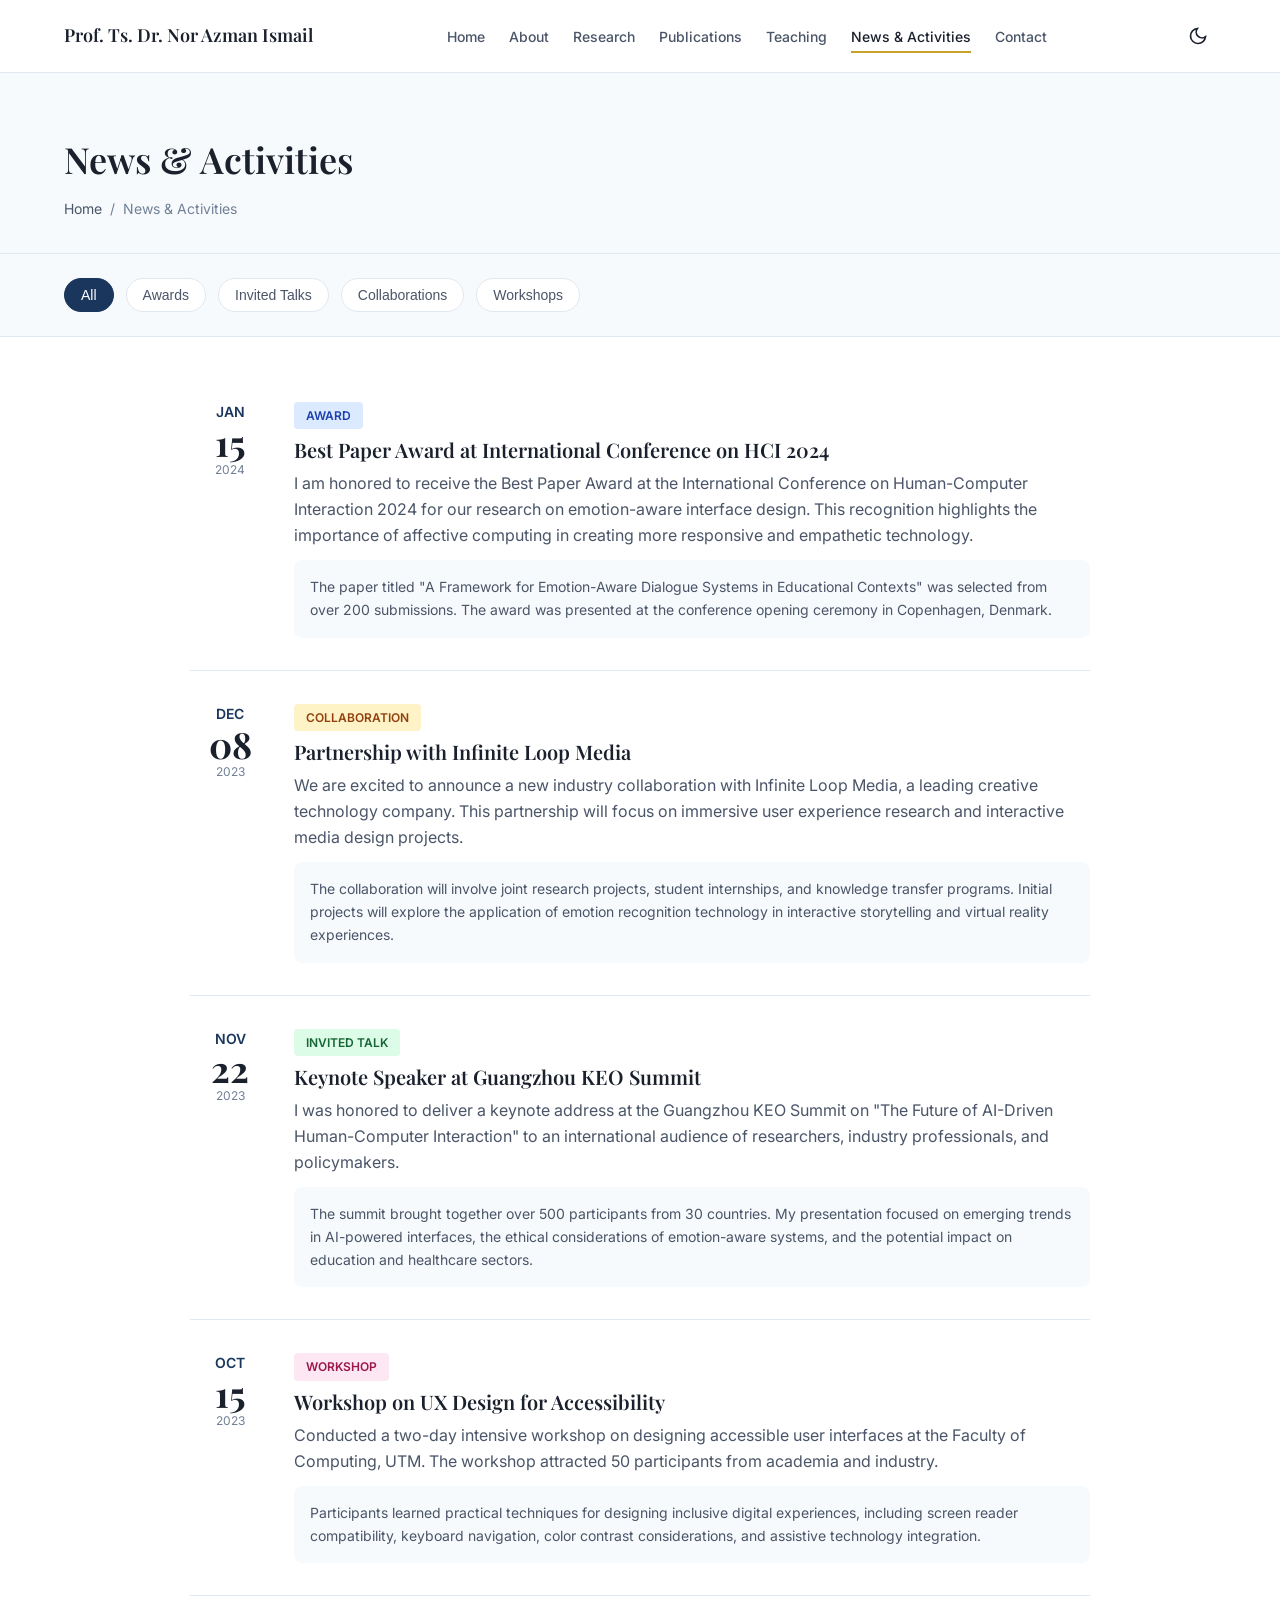
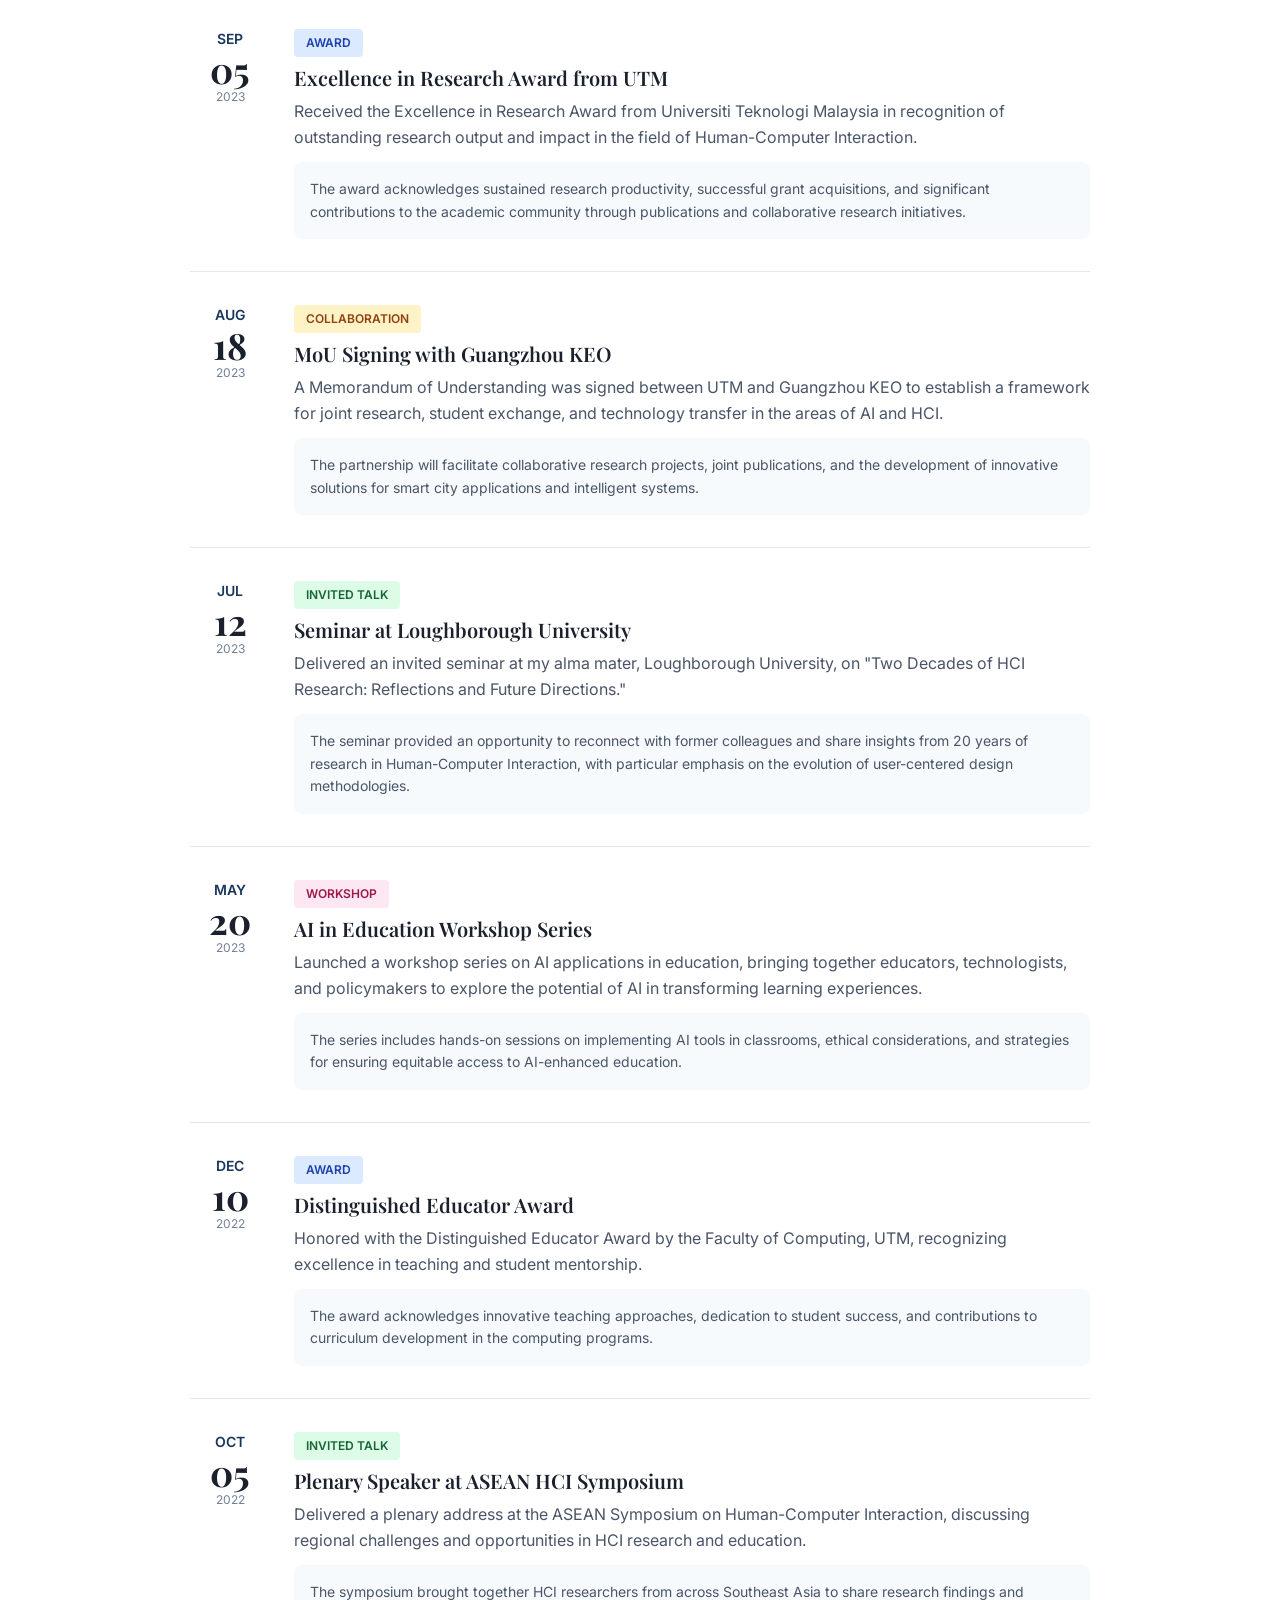
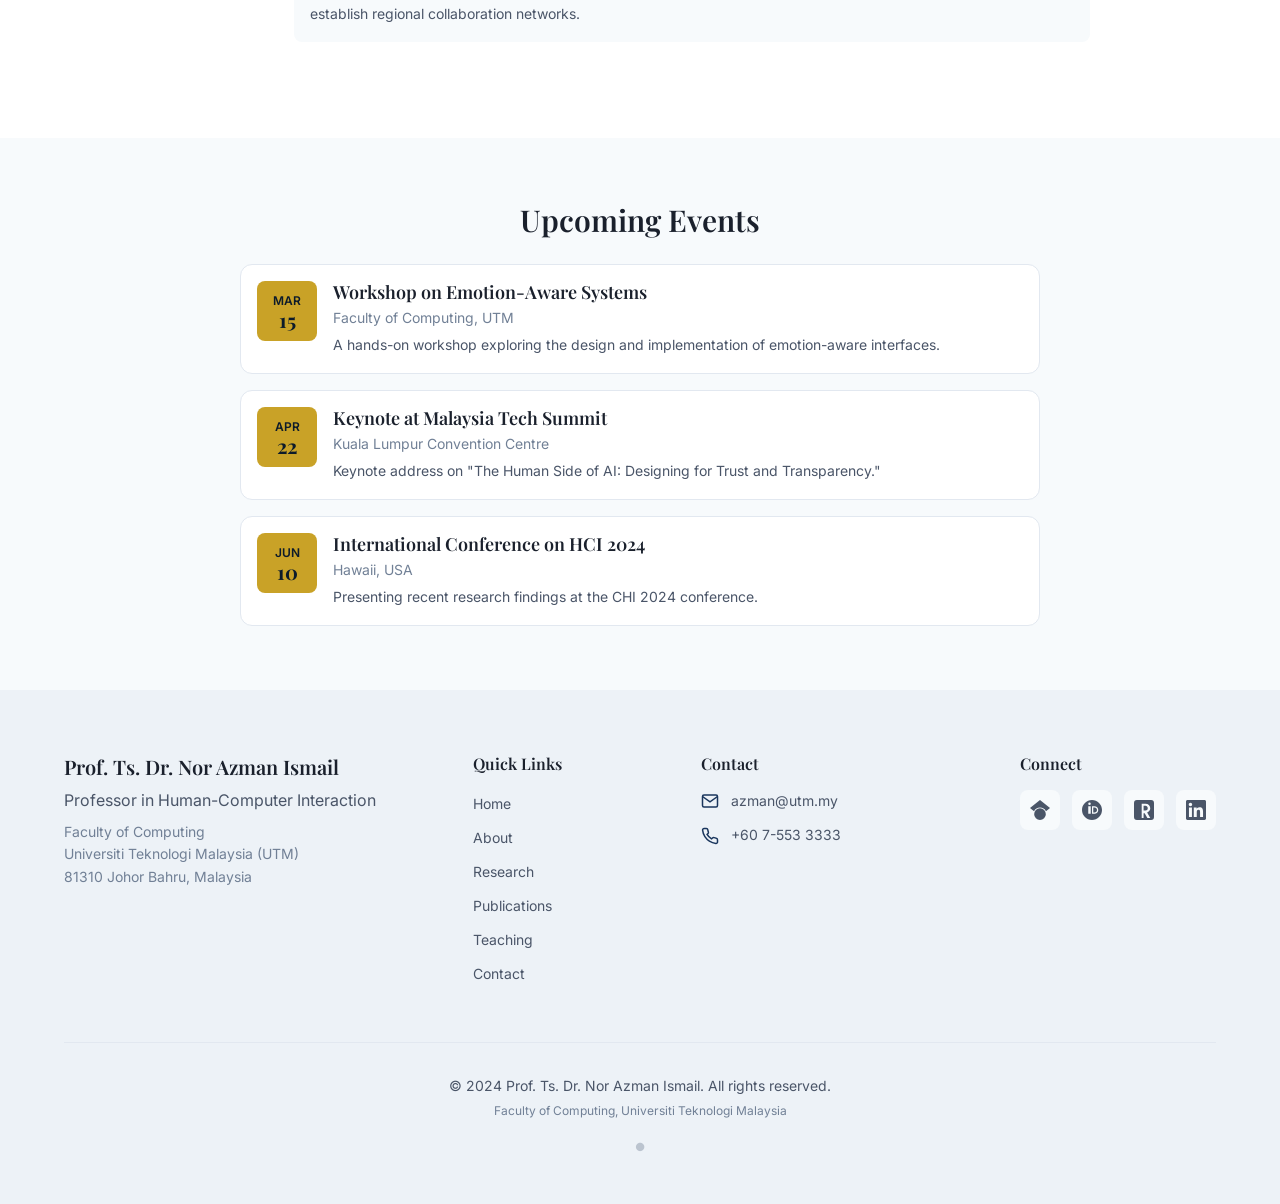
<file: news.html>
<!DOCTYPE html>
<html lang="en">
<head>
    <meta charset="UTF-8">
    <meta name="viewport" content="width=device-width, initial-scale=1.0">
    <meta http-equiv="X-UA-Compatible" content="IE=edge">
    
    <title>News & Activities | Prof. Ts. Dr. Nor Azman Ismail | UTM</title>
    <meta name="title" content="News & Activities | Prof. Ts. Dr. Nor Azman Ismail | UTM">
    <meta name="description" content="Latest news, awards, invited talks, and collaborations of Prof. Ts. Dr. Nor Azman Ismail at UTM.">
    <meta name="keywords" content="academic awards, invited talks, research collaborations, UTM news">
    <meta name="author" content="Prof. Ts. Dr. Nor Azman Ismail">
    <meta name="robots" content="index, follow">
    
    <link rel="canonical" href="https://people.utm.my/norazmanismail/news.html">
    
    <meta property="og:type" content="website">
    <meta property="og:url" content="https://people.utm.my/norazmanismail/news.html">
    <meta property="og:title" content="News & Activities | Prof. Ts. Dr. Nor Azman Ismail">
    <meta property="og:description" content="Latest updates on research, awards, and collaborations.">
    
    <link rel="preconnect" href="https://fonts.googleapis.com">
    <link rel="preconnect" href="https://fonts.gstatic.com" crossorigin>
    <link href="https://fonts.googleapis.com/css2?family=Inter:wght@300;400;500;600;700&family=Playfair+Display:wght@400;500;600;700&display=swap" rel="stylesheet">
    
    <link rel="stylesheet" href="css/styles.css">
</head>
<body>
    <a href="#main-content" class="skip-link">Skip to main content</a>
    
    <header class="header" role="banner">
        <div class="container">
            <div class="header__inner">
                <a href="index.html" class="logo" aria-label="Home">
                    <span class="logo__name">Prof. Ts. Dr. Nor Azman Ismail</span>
                </a>
                
                <nav class="nav" role="navigation" aria-label="Main navigation">
                    <button class="nav__toggle" aria-expanded="false" aria-controls="nav-menu" aria-label="Toggle navigation menu">
                        <span class="nav__toggle-bar"></span>
                        <span class="nav__toggle-bar"></span>
                        <span class="nav__toggle-bar"></span>
                    </button>
                    
                    <ul class="nav__menu" id="nav-menu" role="menubar">
                        <li class="nav__item" role="none"><a href="index.html" class="nav__link" role="menuitem">Home</a></li>
                        <li class="nav__item" role="none"><a href="about.html" class="nav__link" role="menuitem">About</a></li>
                        <li class="nav__item" role="none"><a href="research.html" class="nav__link" role="menuitem">Research</a></li>
                        <li class="nav__item" role="none"><a href="publications.html" class="nav__link" role="menuitem">Publications</a></li>
                        <li class="nav__item" role="none"><a href="teaching.html" class="nav__link" role="menuitem">Teaching</a></li>
                        <li class="nav__item" role="none"><a href="news.html" class="nav__link nav__link--active" role="menuitem" aria-current="page">News & Activities</a></li>
                        <li class="nav__item" role="none"><a href="contact.html" class="nav__link" role="menuitem">Contact</a></li>
                    </ul>
                </nav>
                
                <button class="theme-toggle" aria-label="Toggle dark mode" aria-pressed="false">
                    <svg class="theme-toggle__icon theme-toggle__icon--sun" viewBox="0 0 24 24" fill="none" stroke="currentColor" stroke-width="2" aria-hidden="true">
                        <circle cx="12" cy="12" r="5"></circle>
                        <line x1="12" y1="1" x2="12" y2="3"></line>
                        <line x1="12" y1="21" x2="12" y2="23"></line>
                        <line x1="4.22" y1="4.22" x2="5.64" y2="5.64"></line>
                        <line x1="18.36" y1="18.36" x2="19.78" y2="19.78"></line>
                        <line x1="1" y1="12" x2="3" y2="12"></line>
                        <line x1="21" y1="12" x2="23" y2="12"></line>
                        <line x1="4.22" y1="19.78" x2="5.64" y2="18.36"></line>
                        <line x1="18.36" y1="5.64" x2="19.78" y2="4.22"></line>
                    </svg>
                    <svg class="theme-toggle__icon theme-toggle__icon--moon" viewBox="0 0 24 24" fill="none" stroke="currentColor" stroke-width="2" aria-hidden="true">
                        <path d="M21 12.79A9 9 0 1 1 11.21 3 7 7 0 0 0 21 12.79z"></path>
                    </svg>
                </button>
            </div>
        </div>
    </header>
    
    <main id="main-content" role="main">
        <section class="page-header" aria-labelledby="page-title">
            <div class="container">
                <h1 id="page-title" class="page-header__title">News & Activities</h1>
                <nav aria-label="Breadcrumb">
                    <ol class="breadcrumb">
                        <li class="breadcrumb__item"><a href="index.html">Home</a></li>
                        <li class="breadcrumb__item breadcrumb__item--current" aria-current="page">News & Activities</li>
                    </ol>
                </nav>
            </div>
        </section>

        <!-- News Categories -->
        <section class="news-categories" aria-labelledby="categories-title">
            <div class="container">
                <h2 id="categories-title" class="visually-hidden">News Categories</h2>
                <div class="category-filters">
                    <button class="category-btn category-btn--active" data-category="all">All</button>
                    <button class="category-btn" data-category="award">Awards</button>
                    <button class="category-btn" data-category="talk">Invited Talks</button>
                    <button class="category-btn" data-category="collaboration">Collaborations</button>
                    <button class="category-btn" data-category="workshop">Workshops</button>
                </div>
            </div>
        </section>
        
        <!-- News Timeline -->
        <section class="news-timeline" aria-labelledby="news-timeline-title">
            <div class="container">
                <h2 id="news-timeline-title" class="visually-hidden">News Timeline</h2>
                
                <div class="timeline-list">
                    <!-- 2024 News -->
                    <article class="news-item" data-category="award">
                        <div class="news-item__date">
                            <span class="news-item__month">Jan</span>
                            <span class="news-item__day">15</span>
                            <span class="news-item__year">2024</span>
                        </div>
                        <div class="news-item__content">
                            <span class="news-item__category news-item__category--award">Award</span>
                            <h3 class="news-item__title">Best Paper Award at International Conference on HCI 2024</h3>
                            <p class="news-item__excerpt">I am honored to receive the Best Paper Award at the International Conference on Human-Computer Interaction 2024 for our research on emotion-aware interface design. This recognition highlights the importance of affective computing in creating more responsive and empathetic technology.</p>
                            <div class="news-item__details">
                                <p>The paper titled "A Framework for Emotion-Aware Dialogue Systems in Educational Contexts" was selected from over 200 submissions. The award was presented at the conference opening ceremony in Copenhagen, Denmark.</p>
                            </div>
                        </div>
                    </article>
                    
                    <!-- 2023 News -->
                    <article class="news-item" data-category="collaboration">
                        <div class="news-item__date">
                            <span class="news-item__month">Dec</span>
                            <span class="news-item__day">08</span>
                            <span class="news-item__year">2023</span>
                        </div>
                        <div class="news-item__content">
                            <span class="news-item__category news-item__category--collaboration">Collaboration</span>
                            <h3 class="news-item__title">Partnership with Infinite Loop Media</h3>
                            <p class="news-item__excerpt">We are excited to announce a new industry collaboration with Infinite Loop Media, a leading creative technology company. This partnership will focus on immersive user experience research and interactive media design projects.</p>
                            <div class="news-item__details">
                                <p>The collaboration will involve joint research projects, student internships, and knowledge transfer programs. Initial projects will explore the application of emotion recognition technology in interactive storytelling and virtual reality experiences.</p>
                            </div>
                        </div>
                    </article>
                    
                    <article class="news-item" data-category="talk">
                        <div class="news-item__date">
                            <span class="news-item__month">Nov</span>
                            <span class="news-item__day">22</span>
                            <span class="news-item__year">2023</span>
                        </div>
                        <div class="news-item__content">
                            <span class="news-item__category news-item__category--talk">Invited Talk</span>
                            <h3 class="news-item__title">Keynote Speaker at Guangzhou KEO Summit</h3>
                            <p class="news-item__excerpt">I was honored to deliver a keynote address at the Guangzhou KEO Summit on "The Future of AI-Driven Human-Computer Interaction" to an international audience of researchers, industry professionals, and policymakers.</p>
                            <div class="news-item__details">
                                <p>The summit brought together over 500 participants from 30 countries. My presentation focused on emerging trends in AI-powered interfaces, the ethical considerations of emotion-aware systems, and the potential impact on education and healthcare sectors.</p>
                            </div>
                        </div>
                    </article>
                    
                    <article class="news-item" data-category="workshop">
                        <div class="news-item__date">
                            <span class="news-item__month">Oct</span>
                            <span class="news-item__day">15</span>
                            <span class="news-item__year">2023</span>
                        </div>
                        <div class="news-item__content">
                            <span class="news-item__category news-item__category--workshop">Workshop</span>
                            <h3 class="news-item__title">Workshop on UX Design for Accessibility</h3>
                            <p class="news-item__excerpt">Conducted a two-day intensive workshop on designing accessible user interfaces at the Faculty of Computing, UTM. The workshop attracted 50 participants from academia and industry.</p>
                            <div class="news-item__details">
                                <p>Participants learned practical techniques for designing inclusive digital experiences, including screen reader compatibility, keyboard navigation, color contrast considerations, and assistive technology integration.</p>
                            </div>
                        </div>
                    </article>
                    
                    <article class="news-item" data-category="award">
                        <div class="news-item__date">
                            <span class="news-item__month">Sep</span>
                            <span class="news-item__day">05</span>
                            <span class="news-item__year">2023</span>
                        </div>
                        <div class="news-item__content">
                            <span class="news-item__category news-item__category--award">Award</span>
                            <h3 class="news-item__title">Excellence in Research Award from UTM</h3>
                            <p class="news-item__excerpt">Received the Excellence in Research Award from Universiti Teknologi Malaysia in recognition of outstanding research output and impact in the field of Human-Computer Interaction.</p>
                            <div class="news-item__details">
                                <p>The award acknowledges sustained research productivity, successful grant acquisitions, and significant contributions to the academic community through publications and collaborative research initiatives.</p>
                            </div>
                        </div>
                    </article>
                    
                    <article class="news-item" data-category="collaboration">
                        <div class="news-item__date">
                            <span class="news-item__month">Aug</span>
                            <span class="news-item__day">18</span>
                            <span class="news-item__year">2023</span>
                        </div>
                        <div class="news-item__content">
                            <span class="news-item__category news-item__category--collaboration">Collaboration</span>
                            <h3 class="news-item__title">MoU Signing with Guangzhou KEO</h3>
                            <p class="news-item__excerpt">A Memorandum of Understanding was signed between UTM and Guangzhou KEO to establish a framework for joint research, student exchange, and technology transfer in the areas of AI and HCI.</p>
                            <div class="news-item__details">
                                <p>The partnership will facilitate collaborative research projects, joint publications, and the development of innovative solutions for smart city applications and intelligent systems.</p>
                            </div>
                        </div>
                    </article>
                    
                    <article class="news-item" data-category="talk">
                        <div class="news-item__date">
                            <span class="news-item__month">Jul</span>
                            <span class="news-item__day">12</span>
                            <span class="news-item__year">2023</span>
                        </div>
                        <div class="news-item__content">
                            <span class="news-item__category news-item__category--talk">Invited Talk</span>
                            <h3 class="news-item__title">Seminar at Loughborough University</h3>
                            <p class="news-item__excerpt">Delivered an invited seminar at my alma mater, Loughborough University, on "Two Decades of HCI Research: Reflections and Future Directions."</p>
                            <div class="news-item__details">
                                <p>The seminar provided an opportunity to reconnect with former colleagues and share insights from 20 years of research in Human-Computer Interaction, with particular emphasis on the evolution of user-centered design methodologies.</p>
                            </div>
                        </div>
                    </article>
                    
                    <article class="news-item" data-category="workshop">
                        <div class="news-item__date">
                            <span class="news-item__month">May</span>
                            <span class="news-item__day">20</span>
                            <span class="news-item__year">2023</span>
                        </div>
                        <div class="news-item__content">
                            <span class="news-item__category news-item__category--workshop">Workshop</span>
                            <h3 class="news-item__title">AI in Education Workshop Series</h3>
                            <p class="news-item__excerpt">Launched a workshop series on AI applications in education, bringing together educators, technologists, and policymakers to explore the potential of AI in transforming learning experiences.</p>
                            <div class="news-item__details">
                                <p>The series includes hands-on sessions on implementing AI tools in classrooms, ethical considerations, and strategies for ensuring equitable access to AI-enhanced education.</p>
                            </div>
                        </div>
                    </article>
                    
                    <!-- 2022 News -->
                    <article class="news-item" data-category="award">
                        <div class="news-item__date">
                            <span class="news-item__month">Dec</span>
                            <span class="news-item__day">10</span>
                            <span class="news-item__year">2022</span>
                        </div>
                        <div class="news-item__content">
                            <span class="news-item__category news-item__category--award">Award</span>
                            <h3 class="news-item__title">Distinguished Educator Award</h3>
                            <p class="news-item__excerpt">Honored with the Distinguished Educator Award by the Faculty of Computing, UTM, recognizing excellence in teaching and student mentorship.</p>
                            <div class="news-item__details">
                                <p>The award acknowledges innovative teaching approaches, dedication to student success, and contributions to curriculum development in the computing programs.</p>
                            </div>
                        </div>
                    </article>
                    
                    <article class="news-item" data-category="talk">
                        <div class="news-item__date">
                            <span class="news-item__month">Oct</span>
                            <span class="news-item__day">05</span>
                            <span class="news-item__year">2022</span>
                        </div>
                        <div class="news-item__content">
                            <span class="news-item__category news-item__category--talk">Invited Talk</span>
                            <h3 class="news-item__title">Plenary Speaker at ASEAN HCI Symposium</h3>
                            <p class="news-item__excerpt">Delivered a plenary address at the ASEAN Symposium on Human-Computer Interaction, discussing regional challenges and opportunities in HCI research and education.</p>
                            <div class="news-item__details">
                                <p>The symposium brought together HCI researchers from across Southeast Asia to share research findings and establish regional collaboration networks.</p>
                            </div>
                        </div>
                    </article>
                </div>
            </div>
        </section>
        
        <!-- Upcoming Events -->
        <section class="upcoming-events section--alt" aria-labelledby="upcoming-title">
            <div class="container">
                <h2 id="upcoming-title" class="section-title section-title--centered">Upcoming Events</h2>
                
                <div class="events-list">
                    <article class="event-card">
                        <div class="event-card__date">
                            <span class="event-card__month">Mar</span>
                            <span class="event-card__day">15</span>
                        </div>
                        <div class="event-card__content">
                            <h3 class="event-card__title">Workshop on Emotion-Aware Systems</h3>
                            <p class="event-card__venue">Faculty of Computing, UTM</p>
                            <p class="event-card__description">A hands-on workshop exploring the design and implementation of emotion-aware interfaces.</p>
                        </div>
                    </article>
                    
                    <article class="event-card">
                        <div class="event-card__date">
                            <span class="event-card__month">Apr</span>
                            <span class="event-card__day">22</span>
                        </div>
                        <div class="event-card__content">
                            <h3 class="event-card__title">Keynote at Malaysia Tech Summit</h3>
                            <p class="event-card__venue">Kuala Lumpur Convention Centre</p>
                            <p class="event-card__description">Keynote address on "The Human Side of AI: Designing for Trust and Transparency."</p>
                        </div>
                    </article>
                    
                    <article class="event-card">
                        <div class="event-card__date">
                            <span class="event-card__month">Jun</span>
                            <span class="event-card__day">10</span>
                        </div>
                        <div class="event-card__content">
                            <h3 class="event-card__title">International Conference on HCI 2024</h3>
                            <p class="event-card__venue">Hawaii, USA</p>
                            <p class="event-card__description">Presenting recent research findings at the CHI 2024 conference.</p>
                        </div>
                    </article>
                </div>
            </div>
        </section>
    </main>
    
    <!-- Footer -->
    <footer class="footer" role="contentinfo">
        <div class="container">
            <div class="footer__grid">
                <div class="footer__info">
                    <h3 class="footer__name">Prof. Ts. Dr. Nor Azman Ismail</h3>
                    <p class="footer__title">Professor in Human-Computer Interaction</p>
                    <p class="footer__affiliation">Faculty of Computing<br>Universiti Teknologi Malaysia (UTM)<br>81310 Johor Bahru, Malaysia</p>
                </div>
                
                <div class="footer__links">
                    <h4 class="footer__heading">Quick Links</h4>
                    <ul class="footer__menu">
                        <li><a href="index.html">Home</a></li>
                        <li><a href="about.html">About</a></li>
                        <li><a href="research.html">Research</a></li>
                        <li><a href="publications.html">Publications</a></li>
                        <li><a href="teaching.html">Teaching</a></li>
                        <li><a href="contact.html">Contact</a></li>
                    </ul>
                </div>
                
                <div class="footer__contact">
                    <h4 class="footer__heading">Contact</h4>
                    <ul class="footer__contact-list">
                        <li>
                            <svg viewBox="0 0 24 24" fill="none" stroke="currentColor" stroke-width="2" aria-hidden="true">
                                <path d="M4 4h16c1.1 0 2 .9 2 2v12c0 1.1-.9 2-2 2H4c-1.1 0-2-.9-2-2V6c0-1.1.9-2 2-2z"></path>
                                <polyline points="22,6 12,13 2,6"></polyline>
                            </svg>
                            <a href="mailto:azman@utm.my">azman@utm.my</a>
                        </li>
                        <li>
                            <svg viewBox="0 0 24 24" fill="none" stroke="currentColor" stroke-width="2" aria-hidden="true">
                                <path d="M22 16.92v3a2 2 0 0 1-2.18 2 19.79 19.79 0 0 1-8.63-3.07 19.5 19.5 0 0 1-6-6 19.79 19.79 0 0 1-3.07-8.67A2 2 0 0 1 4.11 2h3a2 2 0 0 1 2 1.72 12.84 12.84 0 0 0 .7 2.81 2 2 0 0 1-.45 2.11L8.09 9.91a16 16 0 0 0 6 6l1.27-1.27a2 2 0 0 1 2.11-.45 12.84 12.84 0 0 0 2.81.7A2 2 0 0 1 22 16.92z"></path>
                            </svg>
                            <a href="tel:+6075533333">+60 7-553 3333</a>
                        </li>
                    </ul>
                </div>
                
                <div class="footer__social">
                    <h4 class="footer__heading">Connect</h4>
                    <div class="footer__social-links">
                        <a href="https://scholar.google.com" target="_blank" rel="noopener noreferrer" aria-label="Google Scholar">
                            <svg viewBox="0 0 24 24" fill="currentColor" aria-hidden="true">
                                <path d="M12 24a7 7 0 1 1 0-14 7 7 0 0 1 0 14Zm0-24L0 9.5l4.838 3.94A8 8 0 0 1 12 9a8 8 0 0 1 7.162 4.44L24 9.5 12 0Z"/>
                            </svg>
                        </a>
                        <a href="https://orcid.org" target="_blank" rel="noopener noreferrer" aria-label="ORCID">
                            <svg viewBox="0 0 24 24" fill="currentColor" aria-hidden="true">
                                <path d="M12 0C5.372 0 0 5.372 0 12s5.372 12 12 12 12-5.372 12-12S18.628 0 12 0ZM7.5 7.5h3v9h-3v-9Zm1.5-1.5a1.5 1.5 0 1 1 0-3 1.5 1.5 0 0 1 0 3Zm6 1.5c2.5 0 4.5 2 4.5 4.5s-2 4.5-4.5 4.5h-3v-9h3Zm0 1.5h-1.5v6h1.5c1.75 0 3-1.25 3-3s-1.25-3-3-3Z"/>
                            </svg>
                        </a>
                        <a href="https://www.researchgate.net" target="_blank" rel="noopener noreferrer" aria-label="ResearchGate">
                            <svg viewBox="0 0 24 24" fill="currentColor" aria-hidden="true">
                                <path d="M3.5 0A3.5 3.5 0 0 0 0 3.5v17A3.5 3.5 0 0 0 3.5 24h17a3.5 3.5 0 0 0 3.5-3.5v-17A3.5 3.5 0 0 0 20.5 0h-17Zm5.73 4.5h4.54c3.36 0 5.73 2.37 5.73 5.5 0 2.33-1.5 4.23-3.73 5.03l3.73 6.47h-3.47l-3.23-5.73h-1.3v5.73H9.23V4.5Zm2.27 2.5v5.5h2.27c1.53 0 2.73-1.2 2.73-2.75 0-1.55-1.2-2.75-2.73-2.75H11.5Z"/>
                            </svg>
                        </a>
                        <a href="https://www.linkedin.com" target="_blank" rel="noopener noreferrer" aria-label="LinkedIn">
                            <svg viewBox="0 0 24 24" fill="currentColor" aria-hidden="true">
                                <path d="M20.447 20.452h-3.554v-5.569c0-1.328-.027-3.037-1.852-3.037-1.853 0-2.136 1.445-2.136 2.939v5.667H9.351V9h3.414v1.561h.046c.477-.9 1.637-1.85 3.37-1.85 3.601 0 4.267 2.37 4.267 5.455v6.286zM5.337 7.433c-1.144 0-2.063-.926-2.063-2.065 0-1.138.92-2.063 2.063-2.063 1.14 0 2.064.925 2.064 2.063 0 1.139-.925 2.065-2.064 2.065zm1.782 13.019H3.555V9h3.564v11.452zM22.225 0H1.771C.792 0 0 .774 0 1.729v20.542C0 23.227.792 24 1.771 24h20.451C23.2 24 24 23.227 24 22.271V1.729C24 .774 23.2 0 22.222 0h.003z"/>
                            </svg>
                        </a>
                    </div>
                </div>
            </div>
            
            <div class="footer__bottom">
                <p class="footer__copyright">&copy; 2024 Prof. Ts. Dr. Nor Azman Ismail. All rights reserved.</p>
                <p class="footer__credit">Faculty of Computing, Universiti Teknologi Malaysia</p>
                <p class="footer__credit" style="margin-top: var(--space-2);">
                    <a href="newsEdit.html" style="color: var(--color-text-muted); font-size: 0.7rem; opacity: 0.4; text-decoration: none;" aria-label="Admin: News Editor">&#9679;</a>
                </p>
            </div>
        </div>
    </footer>
    
    <script src="js/main.js"></script>
</body>
</html>
</file>
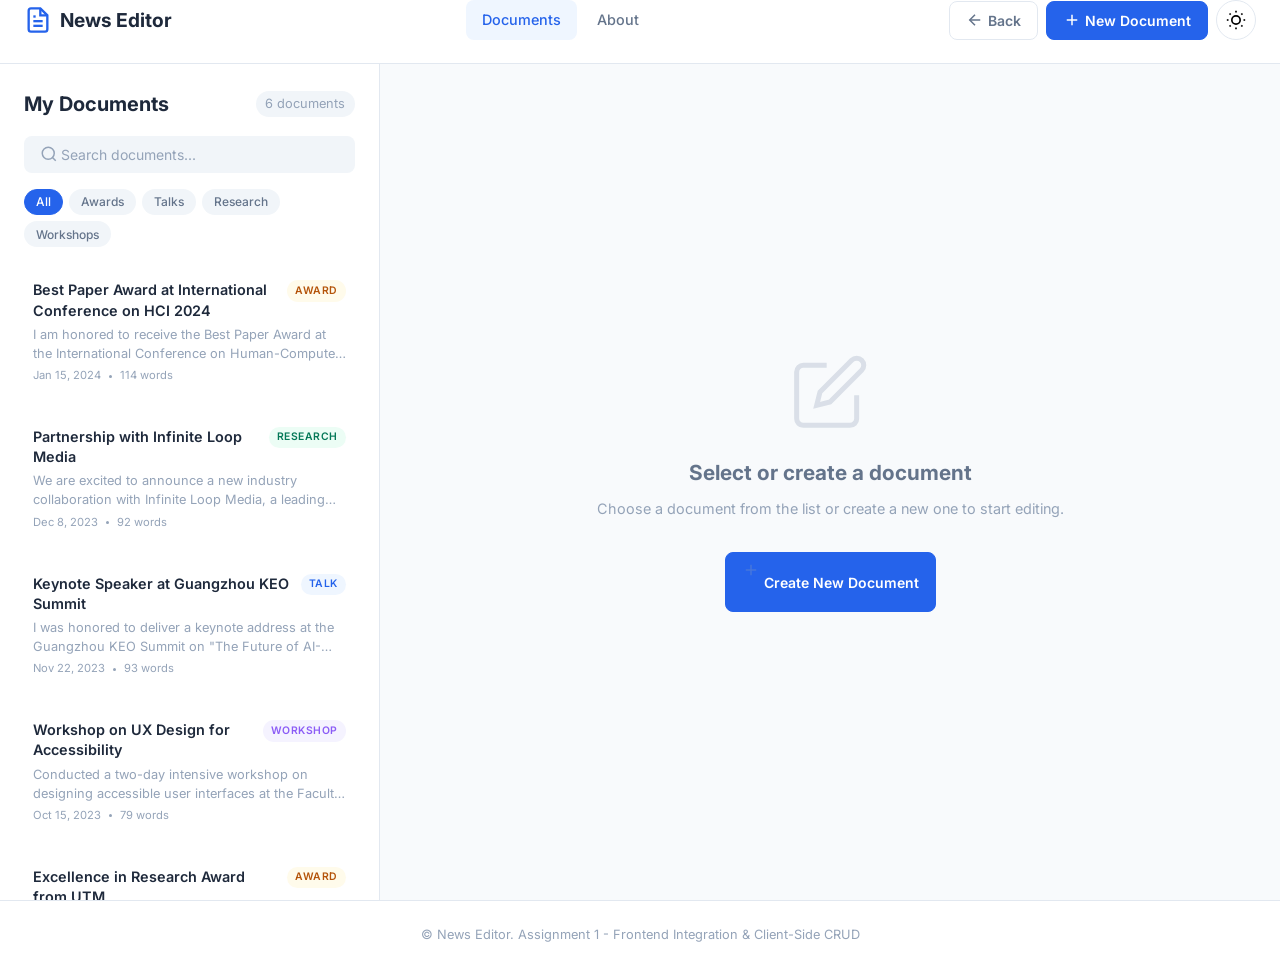
<file: newsEdit.html>
<!DOCTYPE html>
<html lang="en">
<head>
    <meta charset="UTF-8">
    <meta name="viewport" content="width=device-width, initial-scale=1.0">
    <meta http-equiv="X-UA-Compatible" content="IE=edge">
    
    <title>News Editor | Document Manager</title>
    <meta name="description" content="A document editor with CRUD operations and AI-assisted writing features.">
    <meta name="author" content="Assignment 1">
    
    <link rel="preconnect" href="https://fonts.googleapis.com">
    <link rel="preconnect" href="https://fonts.gstatic.com" crossorigin>
    <link href="https://fonts.googleapis.com/css2?family=Inter:wght@300;400;500;600;700&family=Playfair+Display:wght@400;500;600;700&display=swap" rel="stylesheet">
    
    <link rel="stylesheet" href="css/writeStyles.css">
</head>
<body>
    <a href="#main-content" class="skip-link">Skip to main content</a>
    
    <!-- Header -->
    <header class="header" role="banner">
        <div class="container">
            <div class="header__inner">
                <a href="newsEdit.html" class="logo" aria-label="Home">
                    <svg class="logo__icon" viewBox="0 0 24 24" fill="none" stroke="currentColor" stroke-width="2" aria-hidden="true">
                        <path d="M14 2H6a2 2 0 0 0-2 2v16a2 2 0 0 0 2 2h12a2 2 0 0 0 2-2V8z"></path>
                        <polyline points="14 2 14 8 20 8"></polyline>
                        <line x1="16" y1="13" x2="8" y2="13"></line>
                        <line x1="16" y1="17" x2="8" y2="17"></line>
                        <polyline points="10 9 9 9 8 9"></polyline>
                    </svg>
                    <span class="logo__name">News Editor</span>
                </a>
                
                <nav class="nav" role="navigation" aria-label="Main navigation">
                    <button class="nav__toggle" aria-expanded="false" aria-controls="nav-menu" aria-label="Toggle navigation menu">
                        <span class="nav__toggle-bar"></span>
                        <span class="nav__toggle-bar"></span>
                        <span class="nav__toggle-bar"></span>
                    </button>
                    
                    <ul class="nav__menu" id="nav-menu" role="menubar">
                        <li class="nav__item" role="none"><a href="#" class="nav__link nav__link--active" role="menuitem" aria-current="page">Documents</a></li>
                        <li class="nav__item" role="none"><a href="#" class="nav__link" role="menuitem" id="nav-about">About</a></li>
                    </ul>
                </nav>
                
                <div class="header__actions">
                    <a href="news.html" class="btn btn--ghost" aria-label="Back to News & Activities" style="margin-right: var(--space-2);">
                        <svg viewBox="0 0 24 24" fill="none" stroke="currentColor" stroke-width="2" aria-hidden="true" width="18" height="18">
                            <line x1="19" y1="12" x2="5" y2="12"></line>
                            <polyline points="12 19 5 12 12 5"></polyline>
                        </svg>
                        <span>Back</span>
                    </a>
                    <button class="btn btn--primary" id="btn-new-document" aria-label="Create new document">
                        <svg viewBox="0 0 24 24" fill="none" stroke="currentColor" stroke-width="2" aria-hidden="true" width="18" height="18">
                            <line x1="12" y1="5" x2="12" y2="19"></line>
                            <line x1="5" y1="12" x2="19" y2="12"></line>
                        </svg>
                        <span>New Document</span>
                    </button>
                    
                    <button class="theme-toggle" aria-label="Toggle dark mode" aria-pressed="false">
                        <svg class="theme-toggle__icon theme-toggle__icon--sun" viewBox="0 0 24 24" fill="none" stroke="currentColor" stroke-width="2" aria-hidden="true">
                            <circle cx="12" cy="12" r="5"></circle>
                            <line x1="12" y1="1" x2="12" y2="3"></line>
                            <line x1="12" y1="21" x2="12" y2="23"></line>
                            <line x1="4.22" y1="4.22" x2="5.64" y2="5.64"></line>
                            <line x1="18.36" y1="18.36" x2="19.78" y2="19.78"></line>
                            <line x1="1" y1="12" x2="3" y2="12"></line>
                            <line x1="21" y1="12" x2="23" y2="12"></line>
                            <line x1="4.22" y1="19.78" x2="5.64" y2="18.36"></line>
                            <line x1="18.36" y1="5.64" x2="19.78" y2="4.22"></line>
                        </svg>
                        <svg class="theme-toggle__icon theme-toggle__icon--moon" viewBox="0 0 24 24" fill="none" stroke="currentColor" stroke-width="2" aria-hidden="true">
                            <path d="M21 12.79A9 9 0 1 1 11.21 3 7 7 0 0 0 21 12.79z"></path>
                        </svg>
                    </button>
                </div>
            </div>
        </div>
    </header>
    
    <!-- Main Content -->
    <main id="main-content" role="main">
        <div class="app-layout">
            <!-- Document List Panel -->
            <aside class="document-list-panel" aria-labelledby="documents-title">
                <div class="document-list-panel__header">
                    <h1 id="documents-title" class="document-list-panel__title">My Documents</h1>
                    <span class="document-count" id="document-count">0 documents</span>
                </div>
                
                <!-- Search -->
                <div class="search-box">
                    <svg class="search-box__icon" viewBox="0 0 24 24" fill="none" stroke="currentColor" stroke-width="2" aria-hidden="true">
                        <circle cx="11" cy="11" r="8"></circle>
                        <line x1="21" y1="21" x2="16.65" y2="16.65"></line>
                    </svg>
                    <input type="text" class="search-box__input" id="search-input" placeholder="Search documents..." aria-label="Search documents">
                </div>
                
                <!-- Category Filters -->
                <div class="category-filters">
                    <button class="category-btn category-btn--active" data-category="all">All</button>
                    <button class="category-btn" data-category="award">Awards</button>
                    <button class="category-btn" data-category="talk">Talks</button>
                    <button class="category-btn" data-category="research">Research</button>
                    <button class="category-btn" data-category="workshop">Workshops</button>
                </div>
                
                <!-- Document List -->
                <div class="document-list" id="document-list" role="list">
                    <!-- Documents rendered by JavaScript -->
                </div>
                
                <!-- Empty State -->
                <div class="empty-state" id="empty-state">
                    <svg viewBox="0 0 24 24" fill="none" stroke="currentColor" stroke-width="1.5" aria-hidden="true" width="64" height="64">
                        <path d="M14 2H6a2 2 0 0 0-2 2v16a2 2 0 0 0 2 2h12a2 2 0 0 0 2-2V8z"></path>
                        <polyline points="14 2 14 8 20 8"></polyline>
                    </svg>
                    <h3>No documents yet</h3>
                    <p>Click "New Document" to create your first document.</p>
                </div>
            </aside>
            
            <!-- Editor Panel -->
            <section class="editor-panel" id="editor-panel" aria-labelledby="editor-title">
                <!-- Empty Editor State -->
                <div class="editor-empty" id="editor-empty">
                    <svg viewBox="0 0 24 24" fill="none" stroke="currentColor" stroke-width="1.5" aria-hidden="true" width="80" height="80">
                        <path d="M11 4H4a2 2 0 0 0-2 2v14a2 2 0 0 0 2 2h14a2 2 0 0 0 2-2v-7"></path>
                        <path d="M18.5 2.5a2.121 2.121 0 0 1 3 3L12 15l-4 1 1-4 9.5-9.5z"></path>
                    </svg>
                    <h2>Select or create a document</h2>
                    <p>Choose a document from the list or create a new one to start editing.</p>
                    <button class="btn btn--primary" id="btn-empty-new">
                        <svg viewBox="0 0 24 24" fill="none" stroke="currentColor" stroke-width="2" aria-hidden="true" width="18" height="18">
                            <line x1="12" y1="5" x2="12" y2="19"></line>
                            <line x1="5" y1="12" x2="19" y2="12"></line>
                        </svg>
                        Create New Document
                    </button>
                </div>
                
                <!-- Active Editor -->
                <div class="editor-active" id="editor-active" style="display: none;">
                    <div class="editor-toolbar">
                        <div class="editor-toolbar__left">
                            <button class="btn btn--ghost" id="btn-back" aria-label="Back to document list">
                                <svg viewBox="0 0 24 24" fill="none" stroke="currentColor" stroke-width="2" aria-hidden="true" width="18" height="18">
                                    <line x1="19" y1="12" x2="5" y2="12"></line>
                                    <polyline points="12 19 5 12 12 5"></polyline>
                                </svg>
                                <span>Back</span>
                            </button>
                            <!-- View / Edit toggle -->
                            <div class="mode-toggle" role="group" aria-label="Editor mode">
                                <button class="mode-toggle__btn" id="btn-mode-view" aria-pressed="false" aria-label="Switch to view mode">
                                    <svg viewBox="0 0 24 24" fill="none" stroke="currentColor" stroke-width="2" aria-hidden="true" width="15" height="15"><path d="M1 12s4-8 11-8 11 8 11 8-4 8-11 8-11-8-11-8z"></path><circle cx="12" cy="12" r="3"></circle></svg>
                                    View
                                </button>
                                <button class="mode-toggle__btn mode-toggle__btn--active" id="btn-mode-edit" aria-pressed="true" aria-label="Switch to edit mode">
                                    <svg viewBox="0 0 24 24" fill="none" stroke="currentColor" stroke-width="2" aria-hidden="true" width="15" height="15"><path d="M11 4H4a2 2 0 0 0-2 2v14a2 2 0 0 0 2 2h14a2 2 0 0 0 2-2v-7"></path><path d="M18.5 2.5a2.121 2.121 0 0 1 3 3L12 15l-4 1 1-4 9.5-9.5z"></path></svg>
                                    Edit
                                </button>
                            </div>
                        </div>
                        <div class="editor-toolbar__center">
                            <span class="editor-status" id="editor-status">Editing</span>
                        </div>
                        <div class="editor-toolbar__right">
                            <button class="btn btn--danger" id="btn-delete" aria-label="Delete document">
                                <svg viewBox="0 0 24 24" fill="none" stroke="currentColor" stroke-width="2" aria-hidden="true" width="18" height="18">
                                    <polyline points="3 6 5 6 21 6"></polyline>
                                    <path d="M19 6v14a2 2 0 0 1-2 2H7a2 2 0 0 1-2-2V6m3 0V4a2 2 0 0 1 2-2h4a2 2 0 0 1 2 2v2"></path>
                                </svg>
                                <span>Delete</span>
                            </button>
                            <button class="btn btn--primary" id="btn-save" aria-label="Save document">
                                <svg viewBox="0 0 24 24" fill="none" stroke="currentColor" stroke-width="2" aria-hidden="true" width="18" height="18">
                                    <path d="M19 21H5a2 2 0 0 1-2-2V5a2 2 0 0 1 2-2h11l5 5v11a2 2 0 0 1-2 2z"></path>
                                    <polyline points="17 21 17 13 7 13 7 21"></polyline>
                                    <polyline points="7 3 7 8 15 8"></polyline>
                                </svg>
                                <span>Save</span>
                            </button>
                        </div>
                    </div>
                    
                    <div class="editor-content">
                        <div class="editor-meta">
                            <div class="editor-meta__field">
                                <label for="doc-title" class="editor-meta__label">Title</label>
                                <input type="text" id="doc-title" class="editor-meta__input" placeholder="Enter document title..." aria-required="true">
                            </div>
                            <div class="editor-meta__field">
                                <label for="doc-category" class="editor-meta__label">Category</label>
                                <select id="doc-category" class="editor-meta__select">
                                    <option value="research">Research</option>
                                    <option value="award">Award</option>
                                    <option value="talk">Talk</option>
                                    <option value="workshop">Workshop</option>
                                </select>
                            </div>
                            <div class="editor-meta__field">
                                <label class="editor-meta__label">Created</label>
                                <span class="editor-meta__text" id="doc-created">--</span>
                            </div>
                            <div class="editor-meta__field">
                                <label class="editor-meta__label">Last Modified</label>
                                <span class="editor-meta__text" id="doc-modified">--</span>
                            </div>
                        </div>
                        
                        <!-- AI Writing Tools -->
                        <div class="ai-toolbar" id="ai-toolbar">
                            <div class="ai-toolbar__label">
                                <svg viewBox="0 0 24 24" fill="none" stroke="currentColor" stroke-width="2" aria-hidden="true" width="18" height="18">
                                    <polygon points="12 2 15.09 8.26 22 9.27 17 14.14 18.18 21.02 12 17.77 5.82 21.02 7 14.14 2 9.27 8.91 8.26 12 2"></polygon>
                                </svg>
                                AI Writing Tools
                            </div>
                            <div class="ai-toolbar__buttons">
                                <button class="btn btn--ai" id="btn-improve" aria-label="Improve writing with AI">
                                    <svg viewBox="0 0 24 24" fill="none" stroke="currentColor" stroke-width="2" aria-hidden="true" width="16" height="16">
                                        <path d="M12 20h9"></path>
                                        <path d="M16.5 3.5a2.121 2.121 0 0 1 3 3L7 19l-4 1 1-4L16.5 3.5z"></path>
                                    </svg>
                                    Improve Writing
                                </button>
                                <button class="btn btn--ai" id="btn-summarize" aria-label="Summarize with AI">
                                    <svg viewBox="0 0 24 24" fill="none" stroke="currentColor" stroke-width="2" aria-hidden="true" width="16" height="16">
                                        <line x1="17" y1="10" x2="3" y2="10"></line>
                                        <line x1="21" y1="6" x2="3" y2="6"></line>
                                        <line x1="21" y1="14" x2="3" y2="14"></line>
                                        <line x1="17" y1="18" x2="3" y2="18"></line>
                                    </svg>
                                    Summarize
                                </button>
                            </div>
                            <div class="ai-toolbar__status" id="ai-status"></div>
                        </div>
                        
                        <!-- Content Editor -->
                        <div class="editor-body">
                            <label for="doc-content" class="visually-hidden">Document Content</label>
                            <textarea id="doc-content" class="editor-textarea" placeholder="Start writing your document content here..." aria-label="Document content"></textarea>
                        </div>
                        
                        <!-- View Mode Display -->
                        <div class="doc-view" id="doc-view" style="display: none;" aria-label="Document view">
                            <div class="doc-view__header">
                                <div class="doc-view__meta">
                                    <span class="doc-view__category" id="view-category"></span>
                                    <span class="doc-view__dates" id="view-dates"></span>
                                </div>
                                <h2 class="doc-view__title" id="view-title"></h2>
                            </div>
                            <div class="doc-view__body" id="view-body"></div>
                        </div>

                        <!-- AI Result Display -->
                        <div class="ai-result" id="ai-result" style="display: none;">
                            <div class="ai-result__header">
                                <span class="ai-result__title" id="ai-result-title">AI Result</span>
                                <button class="btn btn--ghost btn--sm" id="btn-close-ai-result" aria-label="Close AI result">
                                    <svg viewBox="0 0 24 24" fill="none" stroke="currentColor" stroke-width="2" aria-hidden="true" width="16" height="16">
                                        <line x1="18" y1="6" x2="6" y2="18"></line>
                                        <line x1="6" y1="6" x2="18" y2="18"></line>
                                    </svg>
                                </button>
                            </div>
                            <div class="ai-result__body" id="ai-result-body"></div>
                            <div class="ai-result__actions">
                                <button class="btn btn--primary btn--sm" id="btn-apply-ai">Apply to Editor</button>
                                <button class="btn btn--ghost btn--sm" id="btn-dismiss-ai">Dismiss</button>
                            </div>
                        </div>
                    </div>
                </div>
            </section>
        </div>
    </main>
    
    <!-- Delete Confirmation Modal -->
    <div class="modal-overlay" id="delete-modal" role="dialog" aria-modal="true" aria-labelledby="delete-modal-title" style="display: none;">
        <div class="modal">
            <div class="modal__header">
                <h2 class="modal__title" id="delete-modal-title">Delete Document</h2>
                <button class="modal__close" id="btn-cancel-delete" aria-label="Close modal">
                    <svg viewBox="0 0 24 24" fill="none" stroke="currentColor" stroke-width="2" aria-hidden="true" width="20" height="20">
                        <line x1="18" y1="6" x2="6" y2="18"></line>
                        <line x1="6" y1="6" x2="18" y2="18"></line>
                    </svg>
                </button>
            </div>
            <div class="modal__body">
                <p>Are you sure you want to delete this document? This action cannot be undone.</p>
                <p class="modal__doc-name" id="delete-doc-name"></p>
            </div>
            <div class="modal__footer">
                <button class="btn btn--ghost" id="btn-cancel-delete-2">Cancel</button>
                <button class="btn btn--danger" id="btn-confirm-delete">Delete</button>
            </div>
        </div>
    </div>
    
    <!-- About Modal -->
    <div class="modal-overlay" id="about-modal" role="dialog" aria-modal="true" aria-labelledby="about-modal-title" style="display: none;">
        <div class="modal">
            <div class="modal__header">
                <h2 class="modal__title" id="about-modal-title">About</h2>
                <button class="modal__close" id="btn-close-about" aria-label="Close modal">
                    <svg viewBox="0 0 24 24" fill="none" stroke="currentColor" stroke-width="2" aria-hidden="true" width="20" height="20">
                        <line x1="18" y1="6" x2="6" y2="18"></line>
                        <line x1="6" y1="6" x2="18" y2="18"></line>
                    </svg>
                </button>
            </div>
            <div class="modal__body">
                <h3>News Editor</h3>
                <p>Assignment 1: Frontend Integration &amp; Client-Side CRUD</p>
                <p>This application demonstrates a complete document management system with CRUD operations and AI-assisted writing tools. Documents are stored locally using localStorage for persistence.</p>
                <ul>
                    <li><strong>Create</strong> - Create new documents with title, category, and content</li>
                    <li><strong>Read</strong> - View documents from the sidebar list</li>
                    <li><strong>Update</strong> - Edit and save document changes</li>
                    <li><strong>Delete</strong> - Remove documents with confirmation</li>
                    <li><strong>AI Tools</strong> - Mock AI writing improvement and summarization</li>
                </ul>
            </div>
            <div class="modal__footer">
                <button class="btn btn--primary" id="btn-close-about-2">Close</button>
            </div>
        </div>
    </div>
    
    <!-- Toast Notification -->
    <div class="toast-container" id="toast-container"></div>
    
    <!-- Footer -->
    <footer class="footer" role="contentinfo">
        <div class="container">
            <p class="footer__copyright">&copy; News Editor. Assignment 1 - Frontend Integration &amp; Client-Side CRUD</p>
        </div>
    </footer>
    
    <script src="js/writeMain.js"></script>
</body>
</html>
</file>
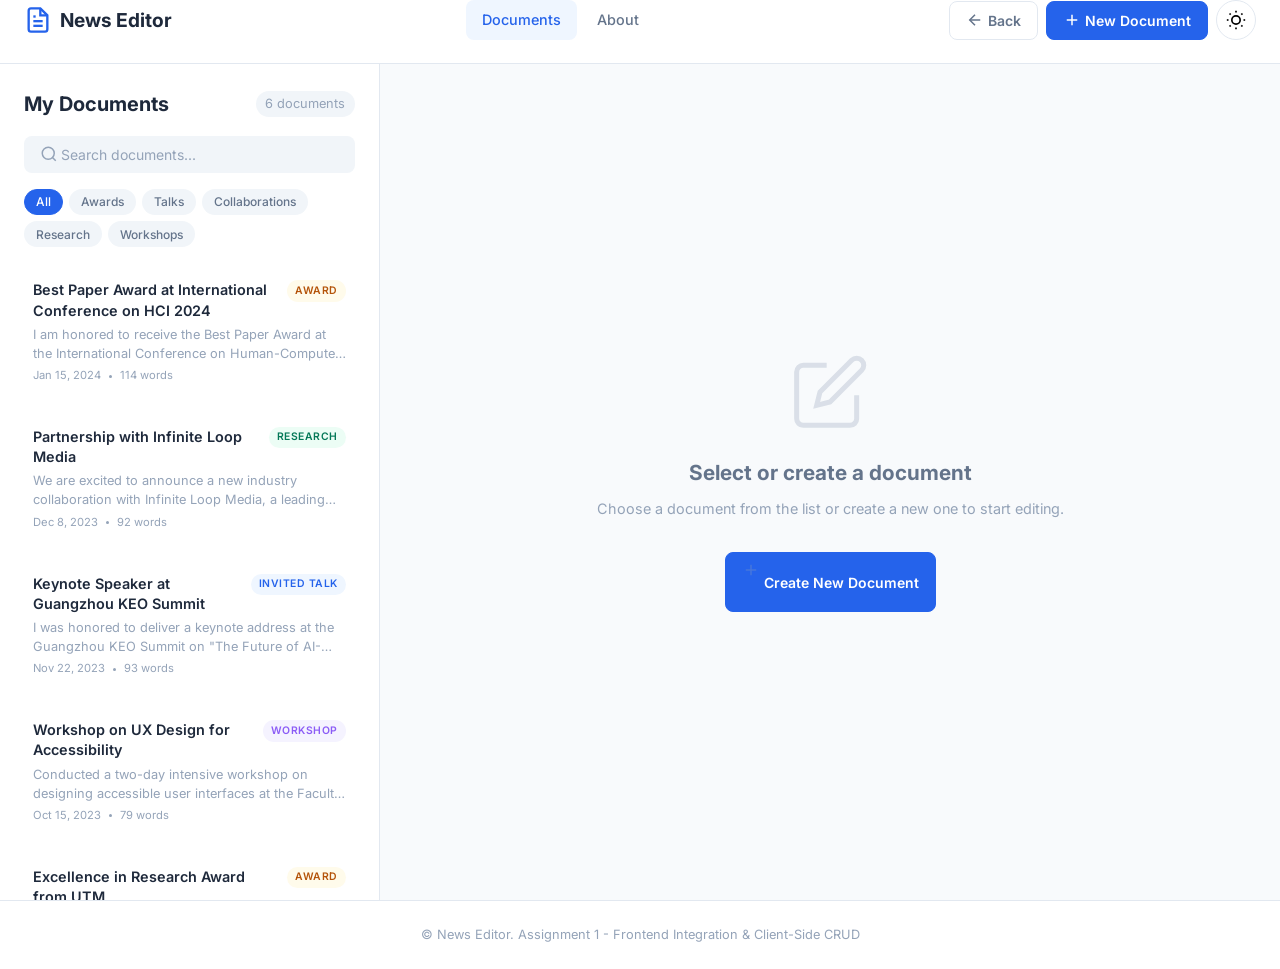
<file: ASSIGNMEMT 2/newsEdit.html>
<!DOCTYPE html>
<html lang="en">
<head>
    <meta charset="UTF-8">
    <meta name="viewport" content="width=device-width, initial-scale=1.0">
    <meta http-equiv="X-UA-Compatible" content="IE=edge">
    
    <title>News Editor | Document Manager</title>
    <meta name="description" content="A document editor with CRUD operations and AI-assisted writing features.">
    <meta name="author" content="Assignment 1">
    
    <link rel="preconnect" href="https://fonts.googleapis.com">
    <link rel="preconnect" href="https://fonts.gstatic.com" crossorigin>
    <link href="https://fonts.googleapis.com/css2?family=Inter:wght@300;400;500;600;700&family=Playfair+Display:wght@400;500;600;700&display=swap" rel="stylesheet">
    
    <link rel="stylesheet" href="css/writeStyles.css">
</head>
<body>
    <a href="#main-content" class="skip-link">Skip to main content</a>
    
    <!-- Header -->
    <header class="header" role="banner">
        <div class="container">
            <div class="header__inner">
                <a href="newsEdit.html" class="logo" aria-label="Home">
                    <svg class="logo__icon" viewBox="0 0 24 24" fill="none" stroke="currentColor" stroke-width="2" aria-hidden="true">
                        <path d="M14 2H6a2 2 0 0 0-2 2v16a2 2 0 0 0 2 2h12a2 2 0 0 0 2-2V8z"></path>
                        <polyline points="14 2 14 8 20 8"></polyline>
                        <line x1="16" y1="13" x2="8" y2="13"></line>
                        <line x1="16" y1="17" x2="8" y2="17"></line>
                        <polyline points="10 9 9 9 8 9"></polyline>
                    </svg>
                    <span class="logo__name">News Editor</span>
                </a>
                
                <nav class="nav" role="navigation" aria-label="Main navigation">
                    <button class="nav__toggle" aria-expanded="false" aria-controls="nav-menu" aria-label="Toggle navigation menu">
                        <span class="nav__toggle-bar"></span>
                        <span class="nav__toggle-bar"></span>
                        <span class="nav__toggle-bar"></span>
                    </button>
                    
                    <ul class="nav__menu" id="nav-menu" role="menubar">
                        <li class="nav__item" role="none"><a href="#" class="nav__link nav__link--active" role="menuitem" aria-current="page">Documents</a></li>
                        <li class="nav__item" role="none"><a href="#" class="nav__link" role="menuitem" id="nav-about">About</a></li>
                    </ul>
                </nav>
                
                <div class="header__actions">
                    <a href="news.html" class="btn btn--ghost" aria-label="Back to News & Activities" style="margin-right: var(--space-2);">
                        <svg viewBox="0 0 24 24" fill="none" stroke="currentColor" stroke-width="2" aria-hidden="true" width="18" height="18">
                            <line x1="19" y1="12" x2="5" y2="12"></line>
                            <polyline points="12 19 5 12 12 5"></polyline>
                        </svg>
                        <span>Back</span>
                    </a>
                    <button class="btn btn--primary" id="btn-new-document" aria-label="Create new document">
                        <svg viewBox="0 0 24 24" fill="none" stroke="currentColor" stroke-width="2" aria-hidden="true" width="18" height="18">
                            <line x1="12" y1="5" x2="12" y2="19"></line>
                            <line x1="5" y1="12" x2="19" y2="12"></line>
                        </svg>
                        <span>New Document</span>
                    </button>
                    
                    <button class="theme-toggle" aria-label="Toggle dark mode" aria-pressed="false">
                        <svg class="theme-toggle__icon theme-toggle__icon--sun" viewBox="0 0 24 24" fill="none" stroke="currentColor" stroke-width="2" aria-hidden="true">
                            <circle cx="12" cy="12" r="5"></circle>
                            <line x1="12" y1="1" x2="12" y2="3"></line>
                            <line x1="12" y1="21" x2="12" y2="23"></line>
                            <line x1="4.22" y1="4.22" x2="5.64" y2="5.64"></line>
                            <line x1="18.36" y1="18.36" x2="19.78" y2="19.78"></line>
                            <line x1="1" y1="12" x2="3" y2="12"></line>
                            <line x1="21" y1="12" x2="23" y2="12"></line>
                            <line x1="4.22" y1="19.78" x2="5.64" y2="18.36"></line>
                            <line x1="18.36" y1="5.64" x2="19.78" y2="4.22"></line>
                        </svg>
                        <svg class="theme-toggle__icon theme-toggle__icon--moon" viewBox="0 0 24 24" fill="none" stroke="currentColor" stroke-width="2" aria-hidden="true">
                            <path d="M21 12.79A9 9 0 1 1 11.21 3 7 7 0 0 0 21 12.79z"></path>
                        </svg>
                    </button>
                </div>
            </div>
        </div>
    </header>
    
    <!-- Main Content -->
    <main id="main-content" role="main">
        <div class="app-layout">
            <!-- Document List Panel -->
            <aside class="document-list-panel" aria-labelledby="documents-title">
                <div class="document-list-panel__header">
                    <h1 id="documents-title" class="document-list-panel__title">My Documents</h1>
                    <span class="document-count" id="document-count">0 documents</span>
                </div>
                
                <!-- Search -->
                <div class="search-box">
                    <svg class="search-box__icon" viewBox="0 0 24 24" fill="none" stroke="currentColor" stroke-width="2" aria-hidden="true">
                        <circle cx="11" cy="11" r="8"></circle>
                        <line x1="21" y1="21" x2="16.65" y2="16.65"></line>
                    </svg>
                    <input type="text" class="search-box__input" id="search-input" placeholder="Search documents..." aria-label="Search documents">
                </div>
                
                <!-- Category Filters -->
                <div class="category-filters">
                    <button class="category-btn category-btn--active" data-category="all">All</button>
                    <button class="category-btn" data-category="award">Awards</button>
                    <button class="category-btn" data-category="talk">Talks</button>
                    <button class="category-btn" data-category="collaboration">Collaborations</button>
                    <button class="category-btn" data-category="research">Research</button>
                    <button class="category-btn" data-category="workshop">Workshops</button>
                </div>
                
                <!-- Document List -->
                <div class="document-list" id="document-list" role="list">
                    <!-- Documents rendered by JavaScript -->
                </div>
                
                <!-- Empty State -->
                <div class="empty-state" id="empty-state">
                    <svg viewBox="0 0 24 24" fill="none" stroke="currentColor" stroke-width="1.5" aria-hidden="true" width="64" height="64">
                        <path d="M14 2H6a2 2 0 0 0-2 2v16a2 2 0 0 0 2 2h12a2 2 0 0 0 2-2V8z"></path>
                        <polyline points="14 2 14 8 20 8"></polyline>
                    </svg>
                    <h3>No documents yet</h3>
                    <p>Click "New Document" to create your first document.</p>
                </div>
            </aside>
            
            <!-- Editor Panel -->
            <section class="editor-panel" id="editor-panel" aria-labelledby="editor-title">
                <!-- Empty Editor State -->
                <div class="editor-empty" id="editor-empty">
                    <svg viewBox="0 0 24 24" fill="none" stroke="currentColor" stroke-width="1.5" aria-hidden="true" width="80" height="80">
                        <path d="M11 4H4a2 2 0 0 0-2 2v14a2 2 0 0 0 2 2h14a2 2 0 0 0 2-2v-7"></path>
                        <path d="M18.5 2.5a2.121 2.121 0 0 1 3 3L12 15l-4 1 1-4 9.5-9.5z"></path>
                    </svg>
                    <h2>Select or create a document</h2>
                    <p>Choose a document from the list or create a new one to start editing.</p>
                    <button class="btn btn--primary" id="btn-empty-new">
                        <svg viewBox="0 0 24 24" fill="none" stroke="currentColor" stroke-width="2" aria-hidden="true" width="18" height="18">
                            <line x1="12" y1="5" x2="12" y2="19"></line>
                            <line x1="5" y1="12" x2="19" y2="12"></line>
                        </svg>
                        Create New Document
                    </button>
                </div>
                
                <!-- Active Editor -->
                <div class="editor-active" id="editor-active" style="display: none;">
                    <div class="editor-toolbar">
                        <div class="editor-toolbar__left">
                            <button class="btn btn--ghost" id="btn-back" aria-label="Back to document list">
                                <svg viewBox="0 0 24 24" fill="none" stroke="currentColor" stroke-width="2" aria-hidden="true" width="18" height="18">
                                    <line x1="19" y1="12" x2="5" y2="12"></line>
                                    <polyline points="12 19 5 12 12 5"></polyline>
                                </svg>
                                <span>Back</span>
                            </button>
                            <!-- View / Edit toggle -->
                            <div class="mode-toggle" role="group" aria-label="Editor mode">
                                <button class="mode-toggle__btn" id="btn-mode-view" aria-pressed="false" aria-label="Switch to view mode">
                                    <svg viewBox="0 0 24 24" fill="none" stroke="currentColor" stroke-width="2" aria-hidden="true" width="15" height="15"><path d="M1 12s4-8 11-8 11 8 11 8-4 8-11 8-11-8-11-8z"></path><circle cx="12" cy="12" r="3"></circle></svg>
                                    View
                                </button>
                                <button class="mode-toggle__btn mode-toggle__btn--active" id="btn-mode-edit" aria-pressed="true" aria-label="Switch to edit mode">
                                    <svg viewBox="0 0 24 24" fill="none" stroke="currentColor" stroke-width="2" aria-hidden="true" width="15" height="15"><path d="M11 4H4a2 2 0 0 0-2 2v14a2 2 0 0 0 2 2h14a2 2 0 0 0 2-2v-7"></path><path d="M18.5 2.5a2.121 2.121 0 0 1 3 3L12 15l-4 1 1-4 9.5-9.5z"></path></svg>
                                    Edit
                                </button>
                            </div>
                        </div>
                        <div class="editor-toolbar__center">
                            <span class="editor-status" id="editor-status">Editing</span>
                        </div>
                        <div class="editor-toolbar__right">
                            <button class="btn btn--danger" id="btn-delete" aria-label="Delete document">
                                <svg viewBox="0 0 24 24" fill="none" stroke="currentColor" stroke-width="2" aria-hidden="true" width="18" height="18">
                                    <polyline points="3 6 5 6 21 6"></polyline>
                                    <path d="M19 6v14a2 2 0 0 1-2 2H7a2 2 0 0 1-2-2V6m3 0V4a2 2 0 0 1 2-2h4a2 2 0 0 1 2 2v2"></path>
                                </svg>
                                <span>Delete</span>
                            </button>
                            <button class="btn btn--primary" id="btn-save" aria-label="Save document">
                                <svg viewBox="0 0 24 24" fill="none" stroke="currentColor" stroke-width="2" aria-hidden="true" width="18" height="18">
                                    <path d="M19 21H5a2 2 0 0 1-2-2V5a2 2 0 0 1 2-2h11l5 5v11a2 2 0 0 1-2 2z"></path>
                                    <polyline points="17 21 17 13 7 13 7 21"></polyline>
                                    <polyline points="7 3 7 8 15 8"></polyline>
                                </svg>
                                <span>Save</span>
                            </button>
                        </div>
                    </div>
                    
                    <div class="editor-content">
                        <div class="editor-meta">
                            <div class="editor-meta__field">
                                <label for="doc-title" class="editor-meta__label">Title</label>
                                <input type="text" id="doc-title" class="editor-meta__input" placeholder="Enter document title..." aria-required="true">
                            </div>
                            <div class="editor-meta__field">
                                <label for="doc-category" class="editor-meta__label">Category</label>
                                <select id="doc-category" class="editor-meta__select">
                                    <option value="research">Research</option>
                                    <option value="collaboration">Collaboration</option>
                                    <option value="award">Award</option>
                                    <option value="talk">Invited Talk</option>
                                    <option value="workshop">Workshop</option>
                                </select>
                            </div>
                            <div class="editor-meta__field">
                                <label for="doc-display-date" class="editor-meta__label">News Date</label>
                                <input type="date" id="doc-display-date" class="editor-meta__date" aria-label="The date to display on the news page">
                                <span class="editor-meta__hint">The date shown on the News &amp; Activities page</span>
                            </div>
                            <div class="editor-meta__field">
                                <label class="editor-meta__label">Created</label>
                                <span class="editor-meta__text" id="doc-created">--</span>
                            </div>
                            <div class="editor-meta__field">
                                <label class="editor-meta__label">Last Modified</label>
                                <span class="editor-meta__text" id="doc-modified">--</span>
                            </div>
                        </div>
                        
                        <!-- AI Writing Tools -->
                        <div class="ai-toolbar" id="ai-toolbar">
                            <div class="ai-toolbar__label">
                                <svg viewBox="0 0 24 24" fill="none" stroke="currentColor" stroke-width="2" aria-hidden="true" width="18" height="18">
                                    <polygon points="12 2 15.09 8.26 22 9.27 17 14.14 18.18 21.02 12 17.77 5.82 21.02 7 14.14 2 9.27 8.91 8.26 12 2"></polygon>
                                </svg>
                                AI Writing Tools
                            </div>
                            <div class="ai-toolbar__buttons">
                                <button class="btn btn--ai" id="btn-improve" aria-label="Improve writing with AI">
                                    <svg viewBox="0 0 24 24" fill="none" stroke="currentColor" stroke-width="2" aria-hidden="true" width="16" height="16">
                                        <path d="M12 20h9"></path>
                                        <path d="M16.5 3.5a2.121 2.121 0 0 1 3 3L7 19l-4 1 1-4L16.5 3.5z"></path>
                                    </svg>
                                    Improve Writing
                                </button>
                                <button class="btn btn--ai" id="btn-summarize" aria-label="Summarize with AI">
                                    <svg viewBox="0 0 24 24" fill="none" stroke="currentColor" stroke-width="2" aria-hidden="true" width="16" height="16">
                                        <line x1="17" y1="10" x2="3" y2="10"></line>
                                        <line x1="21" y1="6" x2="3" y2="6"></line>
                                        <line x1="21" y1="14" x2="3" y2="14"></line>
                                        <line x1="17" y1="18" x2="3" y2="18"></line>
                                    </svg>
                                    Summarize
                                </button>
                            </div>
                            <div class="ai-toolbar__status" id="ai-status"></div>
                        </div>
                        
                        <!-- Content Editor -->
                        <div class="editor-body">
                            <label for="doc-content" class="editor-meta__label" style="margin-bottom: var(--space-sm); display: block;">Summary / Excerpt</label>
                            <textarea id="doc-content" class="editor-textarea" placeholder="Write a brief summary or excerpt of the news item..." aria-label="Document summary / excerpt"></textarea>
                        </div>
                        
                        <!-- Details Editor -->
                        <div class="editor-body">
                            <label for="doc-details" class="editor-meta__label" style="margin-bottom: var(--space-sm); display: block;">Additional Details</label>
                            <textarea id="doc-details" class="editor-textarea editor-textarea--details" placeholder="Write additional details, context, or supplementary information..." aria-label="Document additional details"></textarea>
                        </div>
                        
                        <!-- View Mode Display -->
                        <div class="doc-view" id="doc-view" style="display: none;" aria-label="Document view">
                            <div class="doc-view__header">
                                <div class="doc-view__meta">
                                    <span class="doc-view__category" id="view-category"></span>
                                    <span class="doc-view__dates" id="view-dates"></span>
                                </div>
                                <h2 class="doc-view__title" id="view-title"></h2>
                            </div>
                            <div class="doc-view__body" id="view-body"></div>
                        </div>

                        <!-- AI Result Display -->
                        <div class="ai-result" id="ai-result" style="display: none;">
                            <div class="ai-result__header">
                                <span class="ai-result__title" id="ai-result-title">AI Result</span>
                                <button class="btn btn--ghost btn--sm" id="btn-close-ai-result" aria-label="Close AI result">
                                    <svg viewBox="0 0 24 24" fill="none" stroke="currentColor" stroke-width="2" aria-hidden="true" width="16" height="16">
                                        <line x1="18" y1="6" x2="6" y2="18"></line>
                                        <line x1="6" y1="6" x2="18" y2="18"></line>
                                    </svg>
                                </button>
                            </div>
                            <div class="ai-result__body" id="ai-result-body"></div>
                            <div class="ai-result__actions">
                                <button class="btn btn--primary btn--sm" id="btn-apply-ai">Apply to Editor</button>
                                <button class="btn btn--ghost btn--sm" id="btn-dismiss-ai">Dismiss</button>
                            </div>
                        </div>
                    </div>
                </div>
            </section>
        </div>
    </main>
    
    <!-- Delete Confirmation Modal -->
    <div class="modal-overlay" id="delete-modal" role="dialog" aria-modal="true" aria-labelledby="delete-modal-title" style="display: none;">
        <div class="modal">
            <div class="modal__header">
                <h2 class="modal__title" id="delete-modal-title">Delete Document</h2>
                <button class="modal__close" id="btn-cancel-delete" aria-label="Close modal">
                    <svg viewBox="0 0 24 24" fill="none" stroke="currentColor" stroke-width="2" aria-hidden="true" width="20" height="20">
                        <line x1="18" y1="6" x2="6" y2="18"></line>
                        <line x1="6" y1="6" x2="18" y2="18"></line>
                    </svg>
                </button>
            </div>
            <div class="modal__body">
                <p>Are you sure you want to delete this document? This action cannot be undone.</p>
                <p class="modal__doc-name" id="delete-doc-name"></p>
            </div>
            <div class="modal__footer">
                <button class="btn btn--ghost" id="btn-cancel-delete-2">Cancel</button>
                <button class="btn btn--danger" id="btn-confirm-delete">Delete</button>
            </div>
        </div>
    </div>
    
    <!-- About Modal -->
    <div class="modal-overlay" id="about-modal" role="dialog" aria-modal="true" aria-labelledby="about-modal-title" style="display: none;">
        <div class="modal">
            <div class="modal__header">
                <h2 class="modal__title" id="about-modal-title">About</h2>
                <button class="modal__close" id="btn-close-about" aria-label="Close modal">
                    <svg viewBox="0 0 24 24" fill="none" stroke="currentColor" stroke-width="2" aria-hidden="true" width="20" height="20">
                        <line x1="18" y1="6" x2="6" y2="18"></line>
                        <line x1="6" y1="6" x2="18" y2="18"></line>
                    </svg>
                </button>
            </div>
            <div class="modal__body">
                <h3>News Editor</h3>
                <p>Assignment 1: Frontend Integration &amp; Client-Side CRUD</p>
                <p>This application demonstrates a complete document management system with CRUD operations and AI-assisted writing tools. Documents are stored locally using localStorage for persistence.</p>
                <ul>
                    <li><strong>Create</strong> - Create new documents with title, category, and content</li>
                    <li><strong>Read</strong> - View documents from the sidebar list</li>
                    <li><strong>Update</strong> - Edit and save document changes</li>
                    <li><strong>Delete</strong> - Remove documents with confirmation</li>
                    <li><strong>AI Tools</strong> - Mock AI writing improvement and summarization</li>
                </ul>
            </div>
            <div class="modal__footer">
                <button class="btn btn--primary" id="btn-close-about-2">Close</button>
            </div>
        </div>
    </div>
    
    <!-- Toast Notification -->
    <div class="toast-container" id="toast-container"></div>
    
    <!-- Footer -->
    <footer class="footer" role="contentinfo">
        <div class="container">
            <p class="footer__copyright">&copy; News Editor. Assignment 1 - Frontend Integration &amp; Client-Side CRUD</p>
        </div>
    </footer>
    
    <script src="js/writeMain.js"></script>
</body>
</html>
</file>
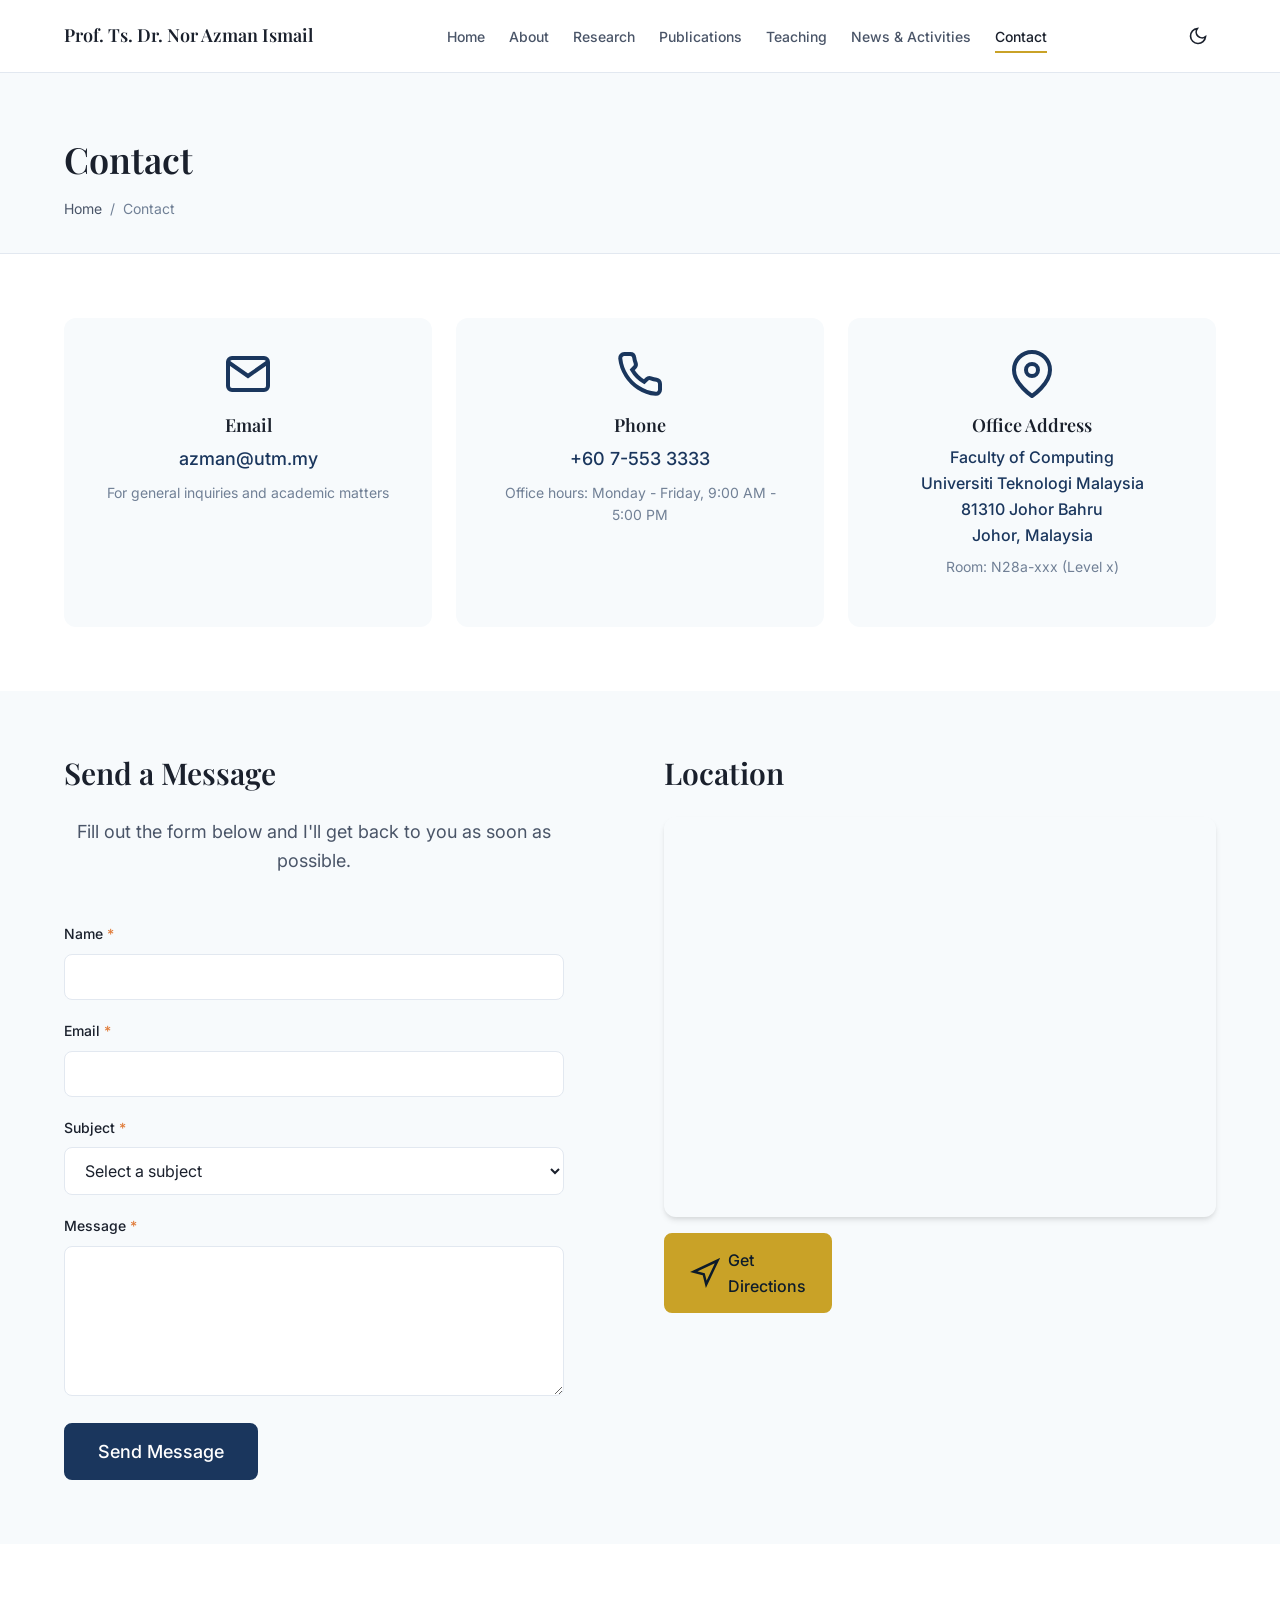
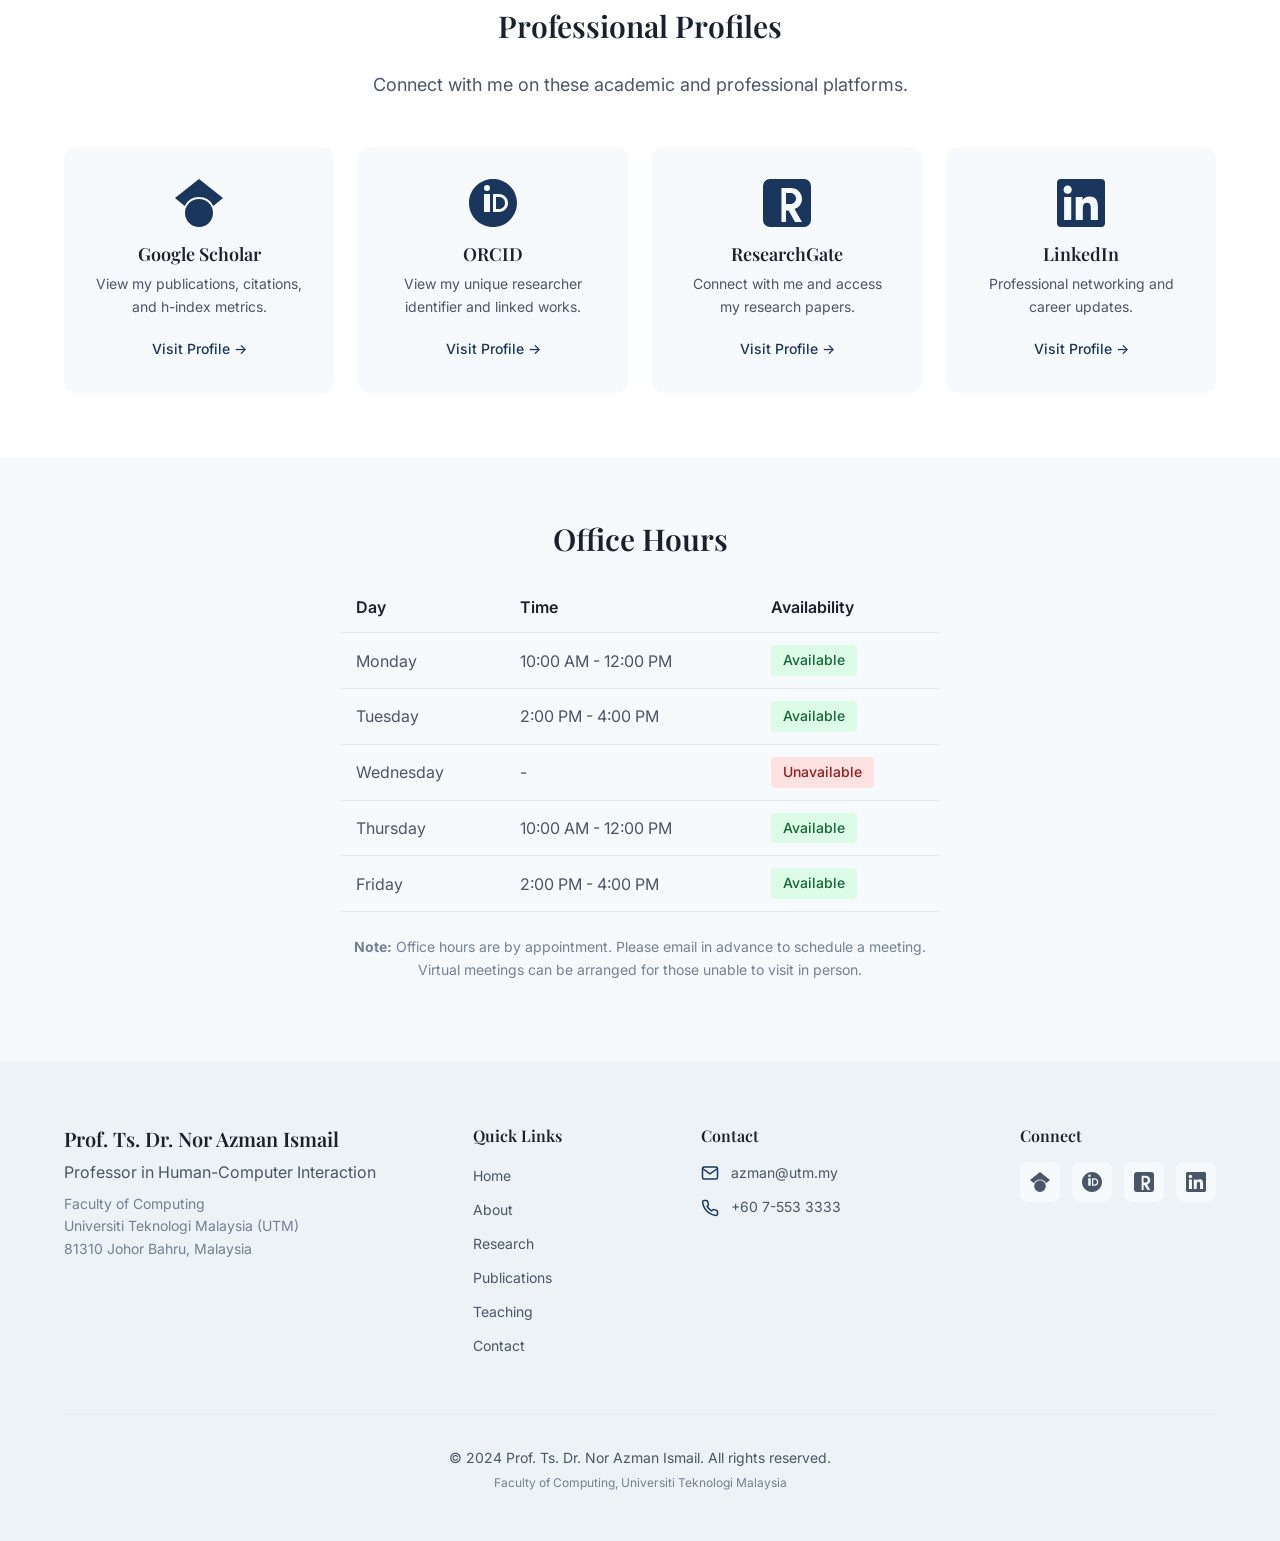
<file: ASSIGNMENT2 (BACKEND UPDATED)/contact.html>
<!DOCTYPE html>
<html lang="en">
<head>
    <meta charset="UTF-8">
    <meta name="viewport" content="width=device-width, initial-scale=1.0">
    <meta http-equiv="X-UA-Compatible" content="IE=edge">
    
    <title>Contact | Prof. Ts. Dr. Nor Azman Ismail | UTM</title>
    <meta name="title" content="Contact | Prof. Ts. Dr. Nor Azman Ismail | UTM">
    <meta name="description" content="Contact Prof. Ts. Dr. Nor Azman Ismail at UTM. Email, phone, office address, and professional profiles.">
    <meta name="keywords" content="contact UTM professor, Nor Azman Ismail email, HCI researcher contact">
    <meta name="author" content="Prof. Ts. Dr. Nor Azman Ismail">
    <meta name="robots" content="index, follow">
    
    <link rel="canonical" href="https://people.utm.my/norazmanismail/contact.html">
    
    <meta property="og:type" content="website">
    <meta property="og:url" content="https://people.utm.my/norazmanismail/contact.html">
    <meta property="og:title" content="Contact | Prof. Ts. Dr. Nor Azman Ismail">
    <meta property="og:description" content="Get in touch with Prof. Ts. Dr. Nor Azman Ismail at UTM.">
    
    <link rel="preconnect" href="https://fonts.googleapis.com">
    <link rel="preconnect" href="https://fonts.gstatic.com" crossorigin>
    <link href="https://fonts.googleapis.com/css2?family=Inter:wght@300;400;500;600;700&family=Playfair+Display:wght@400;500;600;700&display=swap" rel="stylesheet">
    
    <link rel="stylesheet" href="css/styles.css">
</head>
<body>
    <a href="#main-content" class="skip-link">Skip to main content</a>
    
    <header class="header" role="banner">
        <div class="container">
            <div class="header__inner">
                <a href="index.html" class="logo" aria-label="Home">
                    <span class="logo__name">Prof. Ts. Dr. Nor Azman Ismail</span>
                </a>
                
                <nav class="nav" role="navigation" aria-label="Main navigation">
                    <button class="nav__toggle" aria-expanded="false" aria-controls="nav-menu" aria-label="Toggle navigation menu">
                        <span class="nav__toggle-bar"></span>
                        <span class="nav__toggle-bar"></span>
                        <span class="nav__toggle-bar"></span>
                    </button>
                    
                    <ul class="nav__menu" id="nav-menu" role="menubar">
                        <li class="nav__item" role="none"><a href="index.html" class="nav__link" role="menuitem">Home</a></li>
                        <li class="nav__item" role="none"><a href="about.html" class="nav__link" role="menuitem">About</a></li>
                        <li class="nav__item" role="none"><a href="research.html" class="nav__link" role="menuitem">Research</a></li>
                        <li class="nav__item" role="none"><a href="publications.html" class="nav__link" role="menuitem">Publications</a></li>
                        <li class="nav__item" role="none"><a href="teaching.html" class="nav__link" role="menuitem">Teaching</a></li>
                        <li class="nav__item" role="none"><a href="news.html" class="nav__link" role="menuitem">News & Activities</a></li>
                        <li class="nav__item" role="none"><a href="contact.html" class="nav__link nav__link--active" role="menuitem" aria-current="page">Contact</a></li>
                    </ul>
                </nav>
                
                <button class="theme-toggle" aria-label="Toggle dark mode" aria-pressed="false">
                    <svg class="theme-toggle__icon theme-toggle__icon--sun" viewBox="0 0 24 24" fill="none" stroke="currentColor" stroke-width="2" aria-hidden="true">
                        <circle cx="12" cy="12" r="5"></circle>
                        <line x1="12" y1="1" x2="12" y2="3"></line>
                        <line x1="12" y1="21" x2="12" y2="23"></line>
                        <line x1="4.22" y1="4.22" x2="5.64" y2="5.64"></line>
                        <line x1="18.36" y1="18.36" x2="19.78" y2="19.78"></line>
                        <line x1="1" y1="12" x2="3" y2="12"></line>
                        <line x1="21" y1="12" x2="23" y2="12"></line>
                        <line x1="4.22" y1="19.78" x2="5.64" y2="18.36"></line>
                        <line x1="18.36" y1="5.64" x2="19.78" y2="4.22"></line>
                    </svg>
                    <svg class="theme-toggle__icon theme-toggle__icon--moon" viewBox="0 0 24 24" fill="none" stroke="currentColor" stroke-width="2" aria-hidden="true">
                        <path d="M21 12.79A9 9 0 1 1 11.21 3 7 7 0 0 0 21 12.79z"></path>
                    </svg>
                </button>
            </div>
        </div>
    </header>
    
    <main id="main-content" role="main">
        <section class="page-header" aria-labelledby="page-title">
            <div class="container">
                <h1 id="page-title" class="page-header__title">Contact</h1>
                <nav aria-label="Breadcrumb">
                    <ol class="breadcrumb">
                        <li class="breadcrumb__item"><a href="index.html">Home</a></li>
                        <li class="breadcrumb__item breadcrumb__item--current" aria-current="page">Contact</li>
                    </ol>
                </nav>
            </div>
        </section>
        
        <!-- Contact Information -->
        <section class="contact-info" aria-labelledby="contact-info-title">
            <div class="container">
                <h2 id="contact-info-title" class="visually-hidden">Contact Information</h2>
                
                <div class="contact-grid">
                    <div class="contact-card">
                        <div class="contact-card__icon" aria-hidden="true">
                            <svg viewBox="0 0 24 24" fill="none" stroke="currentColor" stroke-width="2">
                                <path d="M4 4h16c1.1 0 2 .9 2 2v12c0 1.1-.9 2-2 2H4c-1.1 0-2-.9-2-2V6c0-1.1.9-2 2-2z"></path>
                                <polyline points="22,6 12,13 2,6"></polyline>
                            </svg>
                        </div>
                        <h3 class="contact-card__title">Email</h3>
                        <p class="contact-card__value">
                            <a href="mailto:azman@utm.my">azman@utm.my</a>
                        </p>
                        <p class="contact-card__note">For general inquiries and academic matters</p>
                    </div>
                    
                    <div class="contact-card">
                        <div class="contact-card__icon" aria-hidden="true">
                            <svg viewBox="0 0 24 24" fill="none" stroke="currentColor" stroke-width="2">
                                <path d="M22 16.92v3a2 2 0 0 1-2.18 2 19.79 19.79 0 0 1-8.63-3.07 19.5 19.5 0 0 1-6-6 19.79 19.79 0 0 1-3.07-8.67A2 2 0 0 1 4.11 2h3a2 2 0 0 1 2 1.72 12.84 12.84 0 0 0 .7 2.81 2 2 0 0 1-.45 2.11L8.09 9.91a16 16 0 0 0 6 6l1.27-1.27a2 2 0 0 1 2.11-.45 12.84 12.84 0 0 0 2.81.7A2 2 0 0 1 22 16.92z"></path>
                            </svg>
                        </div>
                        <h3 class="contact-card__title">Phone</h3>
                        <p class="contact-card__value">
                            <a href="tel:+6075533333">+60 7-553 3333</a>
                        </p>
                        <p class="contact-card__note">Office hours: Monday - Friday, 9:00 AM - 5:00 PM</p>
                    </div>
                    
                    <div class="contact-card">
                        <div class="contact-card__icon" aria-hidden="true">
                            <svg viewBox="0 0 24 24" fill="none" stroke="currentColor" stroke-width="2">
                                <path d="M21 10c0 7-9 13-9 13s-9-6-9-13a9 9 0 0 1 18 0z"></path>
                                <circle cx="12" cy="10" r="3"></circle>
                            </svg>
                        </div>
                        <h3 class="contact-card__title">Office Address</h3>
                        <address class="contact-card__value contact-card__value--address">
                            Faculty of Computing<br>
                            Universiti Teknologi Malaysia<br>
                            81310 Johor Bahru<br>
                            Johor, Malaysia
                        </address>
                        <p class="contact-card__note">Room: N28a-xxx (Level x)</p>
                    </div>
                </div>
            </div>
        </section>
        
        <!-- Contact Form & Map -->
        <section class="contact-form-section section--alt" aria-labelledby="contact-form-title">
            <div class="container">
                <div class="contact-form-grid">
                    <div class="contact-form-wrapper">
                        <h2 id="contact-form-title" class="section-title">Send a Message</h2>
                        <p class="section-intro">Fill out the form below and I'll get back to you as soon as possible.</p>
                        
                        <form class="contact-form" action="#" method="POST" novalidate>
                            <div class="form-group">
                                <label for="name" class="form-label">Name <span class="required" aria-label="required">*</span></label>
                                <input type="text" id="name" name="name" class="form-input" required aria-required="true" autocomplete="name">
                                <span class="form-error" role="alert"></span>
                            </div>
                            
                            <div class="form-group">
                                <label for="email" class="form-label">Email <span class="required" aria-label="required">*</span></label>
                                <input type="email" id="email" name="email" class="form-input" required aria-required="true" autocomplete="email">
                                <span class="form-error" role="alert"></span>
                            </div>
                            
                            <div class="form-group">
                                <label for="subject" class="form-label">Subject <span class="required" aria-label="required">*</span></label>
                                <select id="subject" name="subject" class="form-select" required aria-required="true">
                                    <option value="">Select a subject</option>
                                    <option value="research">Research Collaboration</option>
                                    <option value="supervision">Postgraduate Supervision</option>
                                    <option value="talk">Invited Talk/Seminar</option>
                                    <option value="general">General Inquiry</option>
                                </select>
                                <span class="form-error" role="alert"></span>
                            </div>
                            
                            <div class="form-group">
                                <label for="message" class="form-label">Message <span class="required" aria-label="required">*</span></label>
                                <textarea id="message" name="message" class="form-textarea" rows="6" required aria-required="true"></textarea>
                                <span class="form-error" role="alert"></span>
                            </div>
                            
                            <button type="submit" class="btn btn--primary btn--large">Send Message</button>
                        </form>
                    </div>
                    
                    <div class="map-wrapper">
                        <h2 class="section-title">Location</h2>
                        <div class="map-container">
                            <iframe 
                                src="https://www.google.com/maps/embed?pb=!1m18!1m12!1m3!1d3988.1234567890123!2d103.12345678901234!3d1.1234567890123456!2m3!1f0!2f0!3f0!3m2!1i1024!2i768!4f13.1!3m3!1m2!1s0x0%3A0x0!2zMcKwMDcnMjQuNCJOIDEwM8KwMDcnMjQuNCJF!5e0!3m2!1sen!2smy!4v1234567890123!5m2!1sen!2smy"
                                width="100%" 
                                height="400" 
                                style="border:0;" 
                                allowfullscreen="" 
                                loading="lazy" 
                                referrerpolicy="no-referrer-when-downgrade"
                                title="Map showing location of Faculty of Computing, UTM"
                                aria-label="Google Maps showing Faculty of Computing, UTM location">
                            </iframe>
                        </div>
                        <div class="directions-link">
                            <a href="https://www.google.com/maps/dir//Faculty+of+Computing+UTM" target="_blank" rel="noopener noreferrer" class="btn btn--secondary">
                                <svg viewBox="0 0 24 24" fill="none" stroke="currentColor" stroke-width="2" aria-hidden="true">
                                    <polygon points="3 11 22 2 13 21 11 13 3 11"></polygon>
                                </svg>
                                Get Directions
                            </a>
                        </div>
                    </div>
                </div>
            </div>
        </section>
        
        <!-- Professional Profiles -->
        <section class="professional-profiles" aria-labelledby="profiles-title">
            <div class="container">
                <h2 id="profiles-title" class="section-title section-title--centered">Professional Profiles</h2>
                <p class="section-intro">Connect with me on these academic and professional platforms.</p>
                
                <div class="profiles-grid">
                    <a href="https://scholar.google.com/citations?user=example" target="_blank" rel="noopener noreferrer" class="profile-card">
                        <div class="profile-card__icon" aria-hidden="true">
                            <svg viewBox="0 0 24 24" fill="currentColor">
                                <path d="M12 24a7 7 0 1 1 0-14 7 7 0 0 1 0 14Zm0-24L0 9.5l4.838 3.94A8 8 0 0 1 12 9a8 8 0 0 1 7.162 4.44L24 9.5 12 0Z"/>
                            </svg>
                        </div>
                        <h3 class="profile-card__title">Google Scholar</h3>
                        <p class="profile-card__description">View my publications, citations, and h-index metrics.</p>
                        <span class="profile-card__link">Visit Profile →</span>
                    </a>
                    
                    <a href="https://orcid.org/0000-0000-0000-0000" target="_blank" rel="noopener noreferrer" class="profile-card">
                        <div class="profile-card__icon" aria-hidden="true">
                            <svg viewBox="0 0 24 24" fill="currentColor">
                                <path d="M12 0C5.372 0 0 5.372 0 12s5.372 12 12 12 12-5.372 12-12S18.628 0 12 0ZM7.5 7.5h3v9h-3v-9Zm1.5-1.5a1.5 1.5 0 1 1 0-3 1.5 1.5 0 0 1 0 3Zm6 1.5c2.5 0 4.5 2 4.5 4.5s-2 4.5-4.5 4.5h-3v-9h3Zm0 1.5h-1.5v6h1.5c1.75 0 3-1.25 3-3s-1.25-3-3-3Z"/>
                            </svg>
                        </div>
                        <h3 class="profile-card__title">ORCID</h3>
                        <p class="profile-card__description">View my unique researcher identifier and linked works.</p>
                        <span class="profile-card__link">Visit Profile →</span>
                    </a>
                    
                    <a href="https://www.researchgate.net/profile/Nor-Azman-Ismail" target="_blank" rel="noopener noreferrer" class="profile-card">
                        <div class="profile-card__icon" aria-hidden="true">
                            <svg viewBox="0 0 24 24" fill="currentColor">
                                <path d="M3.5 0A3.5 3.5 0 0 0 0 3.5v17A3.5 3.5 0 0 0 3.5 24h17a3.5 3.5 0 0 0 3.5-3.5v-17A3.5 3.5 0 0 0 20.5 0h-17Zm5.73 4.5h4.54c3.36 0 5.73 2.37 5.73 5.5 0 2.33-1.5 4.23-3.73 5.03l3.73 6.47h-3.47l-3.23-5.73h-1.3v5.73H9.23V4.5Zm2.27 2.5v5.5h2.27c1.53 0 2.73-1.2 2.73-2.75 0-1.55-1.2-2.75-2.73-2.75H11.5Z"/>
                            </svg>
                        </div>
                        <h3 class="profile-card__title">ResearchGate</h3>
                        <p class="profile-card__description">Connect with me and access my research papers.</p>
                        <span class="profile-card__link">Visit Profile →</span>
                    </a>
                    
                    <a href="https://www.linkedin.com/in/norazmanismail" target="_blank" rel="noopener noreferrer" class="profile-card">
                        <div class="profile-card__icon" aria-hidden="true">
                            <svg viewBox="0 0 24 24" fill="currentColor">
                                <path d="M20.447 20.452h-3.554v-5.569c0-1.328-.027-3.037-1.852-3.037-1.853 0-2.136 1.445-2.136 2.939v5.667H9.351V9h3.414v1.561h.046c.477-.9 1.637-1.85 3.37-1.85 3.601 0 4.267 2.37 4.267 5.455v6.286zM5.337 7.433c-1.144 0-2.063-.926-2.063-2.065 0-1.138.92-2.063 2.063-2.063 1.14 0 2.064.925 2.064 2.063 0 1.139-.925 2.065-2.064 2.065zm1.782 13.019H3.555V9h3.564v11.452zM22.225 0H1.771C.792 0 0 .774 0 1.729v20.542C0 23.227.792 24 1.771 24h20.451C23.2 24 24 23.227 24 22.271V1.729C24 .774 23.2 0 22.222 0h.003z"/>
                            </svg>
                        </div>
                        <h3 class="profile-card__title">LinkedIn</h3>
                        <p class="profile-card__description">Professional networking and career updates.</p>
                        <span class="profile-card__link">Visit Profile →</span>
                    </a>
                </div>
            </div>
        </section>
        
        <!-- Office Hours -->
        <section class="office-hours section--alt" aria-labelledby="office-hours-title">
            <div class="container">
                <h2 id="office-hours-title" class="section-title section-title--centered">Office Hours</h2>
                
                <div class="office-hours-content">
                    <table class="office-hours-table">
                        <caption class="visually-hidden">Weekly office hours schedule</caption>
                        <thead>
                            <tr>
                                <th scope="col">Day</th>
                                <th scope="col">Time</th>
                                <th scope="col">Availability</th>
                            </tr>
                        </thead>
                        <tbody>
                            <tr>
                                <td>Monday</td>
                                <td>10:00 AM - 12:00 PM</td>
                                <td><span class="availability availability--available">Available</span></td>
                            </tr>
                            <tr>
                                <td>Tuesday</td>
                                <td>2:00 PM - 4:00 PM</td>
                                <td><span class="availability availability--available">Available</span></td>
                            </tr>
                            <tr>
                                <td>Wednesday</td>
                                <td>-</td>
                                <td><span class="availability availability--unavailable">Unavailable</span></td>
                            </tr>
                            <tr>
                                <td>Thursday</td>
                                <td>10:00 AM - 12:00 PM</td>
                                <td><span class="availability availability--available">Available</span></td>
                            </tr>
                            <tr>
                                <td>Friday</td>
                                <td>2:00 PM - 4:00 PM</td>
                                <td><span class="availability availability--available">Available</span></td>
                            </tr>
                        </tbody>
                    </table>
                    
                    <p class="office-hours-note"><strong>Note:</strong> Office hours are by appointment. Please email in advance to schedule a meeting. Virtual meetings can be arranged for those unable to visit in person.</p>
                </div>
            </div>
        </section>
    </main>
    
    <!-- Footer -->
    <footer class="footer" role="contentinfo">
        <div class="container">
            <div class="footer__grid">
                <div class="footer__info">
                    <h3 class="footer__name">Prof. Ts. Dr. Nor Azman Ismail</h3>
                    <p class="footer__title">Professor in Human-Computer Interaction</p>
                    <p class="footer__affiliation">Faculty of Computing<br>Universiti Teknologi Malaysia (UTM)<br>81310 Johor Bahru, Malaysia</p>
                </div>
                
                <div class="footer__links">
                    <h4 class="footer__heading">Quick Links</h4>
                    <ul class="footer__menu">
                        <li><a href="index.html">Home</a></li>
                        <li><a href="about.html">About</a></li>
                        <li><a href="research.html">Research</a></li>
                        <li><a href="publications.html">Publications</a></li>
                        <li><a href="teaching.html">Teaching</a></li>
                        <li><a href="contact.html">Contact</a></li>
                    </ul>
                </div>
                
                <div class="footer__contact">
                    <h4 class="footer__heading">Contact</h4>
                    <ul class="footer__contact-list">
                        <li>
                            <svg viewBox="0 0 24 24" fill="none" stroke="currentColor" stroke-width="2" aria-hidden="true">
                                <path d="M4 4h16c1.1 0 2 .9 2 2v12c0 1.1-.9 2-2 2H4c-1.1 0-2-.9-2-2V6c0-1.1.9-2 2-2z"></path>
                                <polyline points="22,6 12,13 2,6"></polyline>
                            </svg>
                            <a href="mailto:azman@utm.my">azman@utm.my</a>
                        </li>
                        <li>
                            <svg viewBox="0 0 24 24" fill="none" stroke="currentColor" stroke-width="2" aria-hidden="true">
                                <path d="M22 16.92v3a2 2 0 0 1-2.18 2 19.79 19.79 0 0 1-8.63-3.07 19.5 19.5 0 0 1-6-6 19.79 19.79 0 0 1-3.07-8.67A2 2 0 0 1 4.11 2h3a2 2 0 0 1 2 1.72 12.84 12.84 0 0 0 .7 2.81 2 2 0 0 1-.45 2.11L8.09 9.91a16 16 0 0 0 6 6l1.27-1.27a2 2 0 0 1 2.11-.45 12.84 12.84 0 0 0 2.81.7A2 2 0 0 1 22 16.92z"></path>
                            </svg>
                            <a href="tel:+6075533333">+60 7-553 3333</a>
                        </li>
                    </ul>
                </div>
                
                <div class="footer__social">
                    <h4 class="footer__heading">Connect</h4>
                    <div class="footer__social-links">
                        <a href="https://scholar.google.com" target="_blank" rel="noopener noreferrer" aria-label="Google Scholar">
                            <svg viewBox="0 0 24 24" fill="currentColor" aria-hidden="true">
                                <path d="M12 24a7 7 0 1 1 0-14 7 7 0 0 1 0 14Zm0-24L0 9.5l4.838 3.94A8 8 0 0 1 12 9a8 8 0 0 1 7.162 4.44L24 9.5 12 0Z"/>
                            </svg>
                        </a>
                        <a href="https://orcid.org" target="_blank" rel="noopener noreferrer" aria-label="ORCID">
                            <svg viewBox="0 0 24 24" fill="currentColor" aria-hidden="true">
                                <path d="M12 0C5.372 0 0 5.372 0 12s5.372 12 12 12 12-5.372 12-12S18.628 0 12 0ZM7.5 7.5h3v9h-3v-9Zm1.5-1.5a1.5 1.5 0 1 1 0-3 1.5 1.5 0 0 1 0 3Zm6 1.5c2.5 0 4.5 2 4.5 4.5s-2 4.5-4.5 4.5h-3v-9h3Zm0 1.5h-1.5v6h1.5c1.75 0 3-1.25 3-3s-1.25-3-3-3Z"/>
                            </svg>
                        </a>
                        <a href="https://www.researchgate.net" target="_blank" rel="noopener noreferrer" aria-label="ResearchGate">
                            <svg viewBox="0 0 24 24" fill="currentColor" aria-hidden="true">
                                <path d="M3.5 0A3.5 3.5 0 0 0 0 3.5v17A3.5 3.5 0 0 0 3.5 24h17a3.5 3.5 0 0 0 3.5-3.5v-17A3.5 3.5 0 0 0 20.5 0h-17Zm5.73 4.5h4.54c3.36 0 5.73 2.37 5.73 5.5 0 2.33-1.5 4.23-3.73 5.03l3.73 6.47h-3.47l-3.23-5.73h-1.3v5.73H9.23V4.5Zm2.27 2.5v5.5h2.27c1.53 0 2.73-1.2 2.73-2.75 0-1.55-1.2-2.75-2.73-2.75H11.5Z"/>
                            </svg>
                        </a>
                        <a href="https://www.linkedin.com" target="_blank" rel="noopener noreferrer" aria-label="LinkedIn">
                            <svg viewBox="0 0 24 24" fill="currentColor" aria-hidden="true">
                                <path d="M20.447 20.452h-3.554v-5.569c0-1.328-.027-3.037-1.852-3.037-1.853 0-2.136 1.445-2.136 2.939v5.667H9.351V9h3.414v1.561h.046c.477-.9 1.637-1.85 3.37-1.85 3.601 0 4.267 2.37 4.267 5.455v6.286zM5.337 7.433c-1.144 0-2.063-.926-2.063-2.065 0-1.138.92-2.063 2.063-2.063 1.14 0 2.064.925 2.064 2.063 0 1.139-.925 2.065-2.064 2.065zm1.782 13.019H3.555V9h3.564v11.452zM22.225 0H1.771C.792 0 0 .774 0 1.729v20.542C0 23.227.792 24 1.771 24h20.451C23.2 24 24 23.227 24 22.271V1.729C24 .774 23.2 0 22.222 0h.003z"/>
                            </svg>
                        </a>
                    </div>
                </div>
            </div>
            
            <div class="footer__bottom">
                <p class="footer__copyright">&copy; 2024 Prof. Ts. Dr. Nor Azman Ismail. All rights reserved.</p>
                <p class="footer__credit">Faculty of Computing, Universiti Teknologi Malaysia</p>
            </div>
        </div>
    </footer>
    
    <script src="js/main.js"></script>
</body>
</html>
</file>
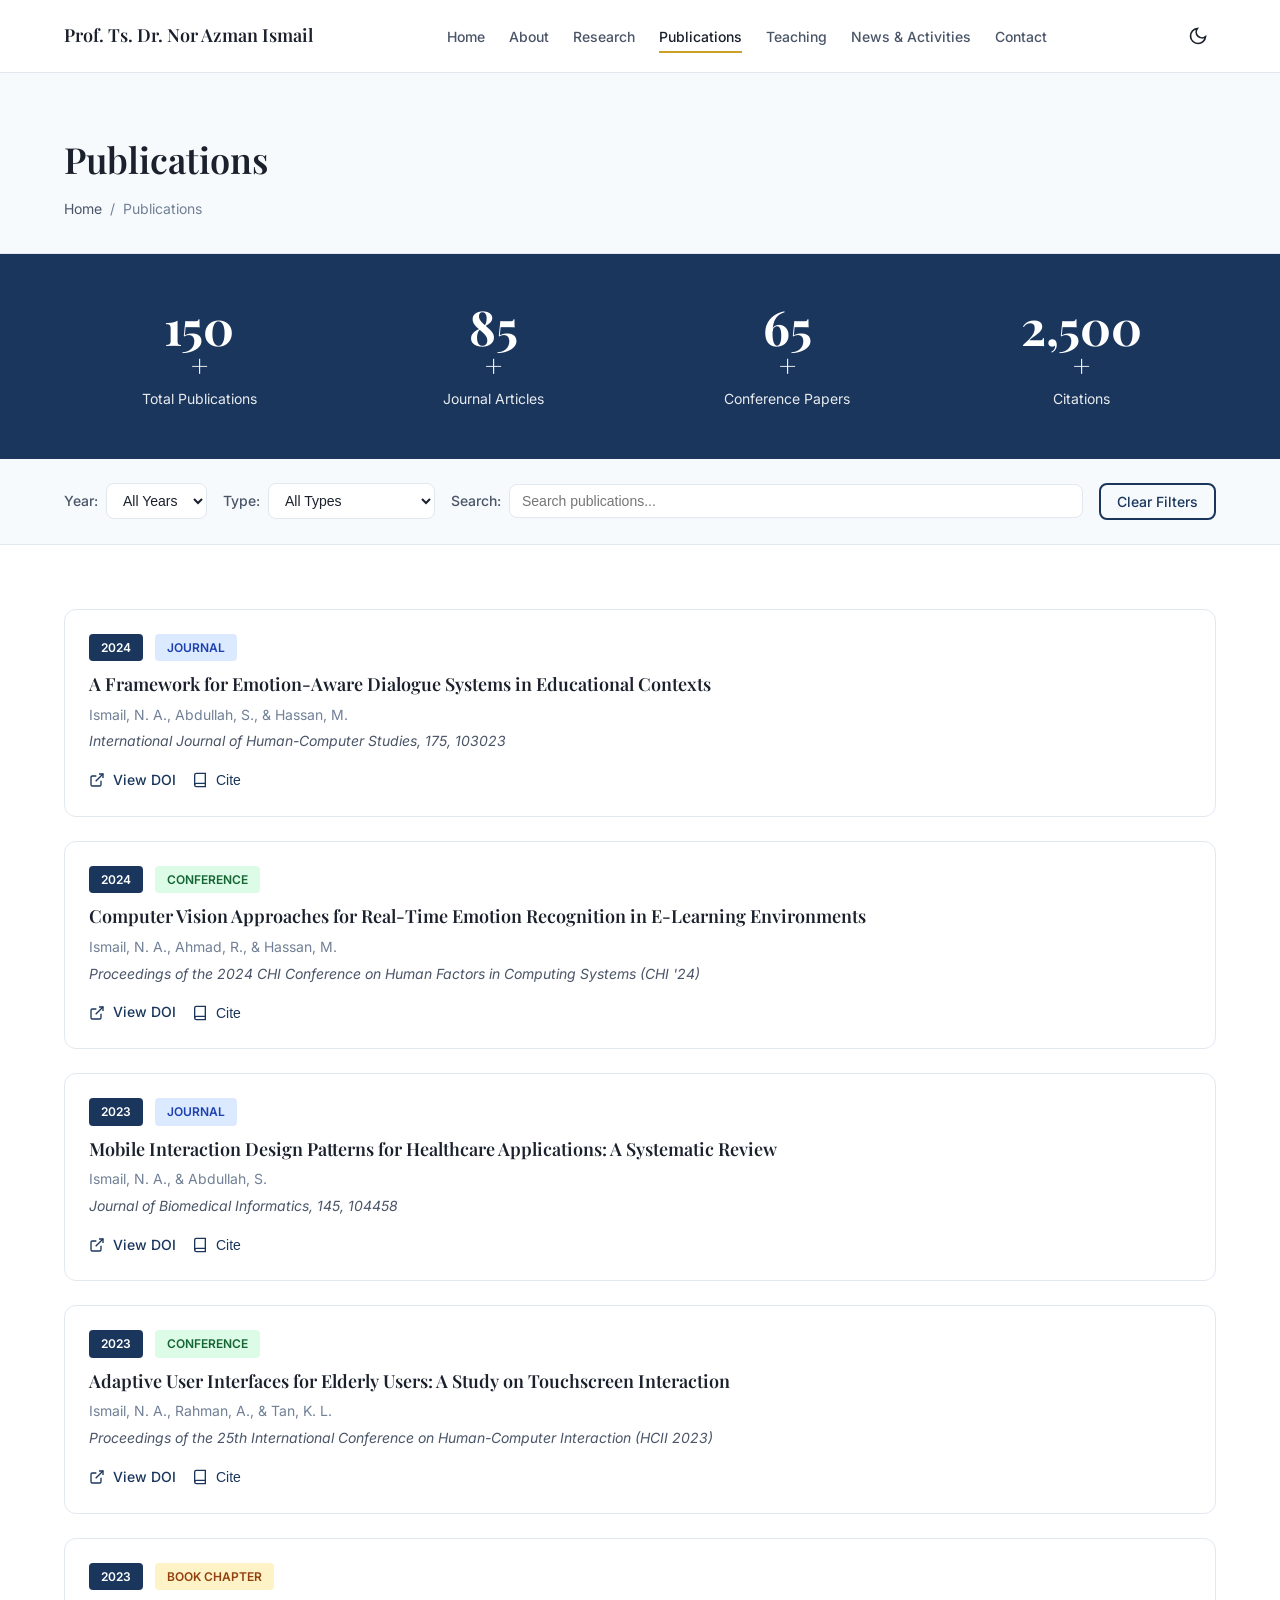
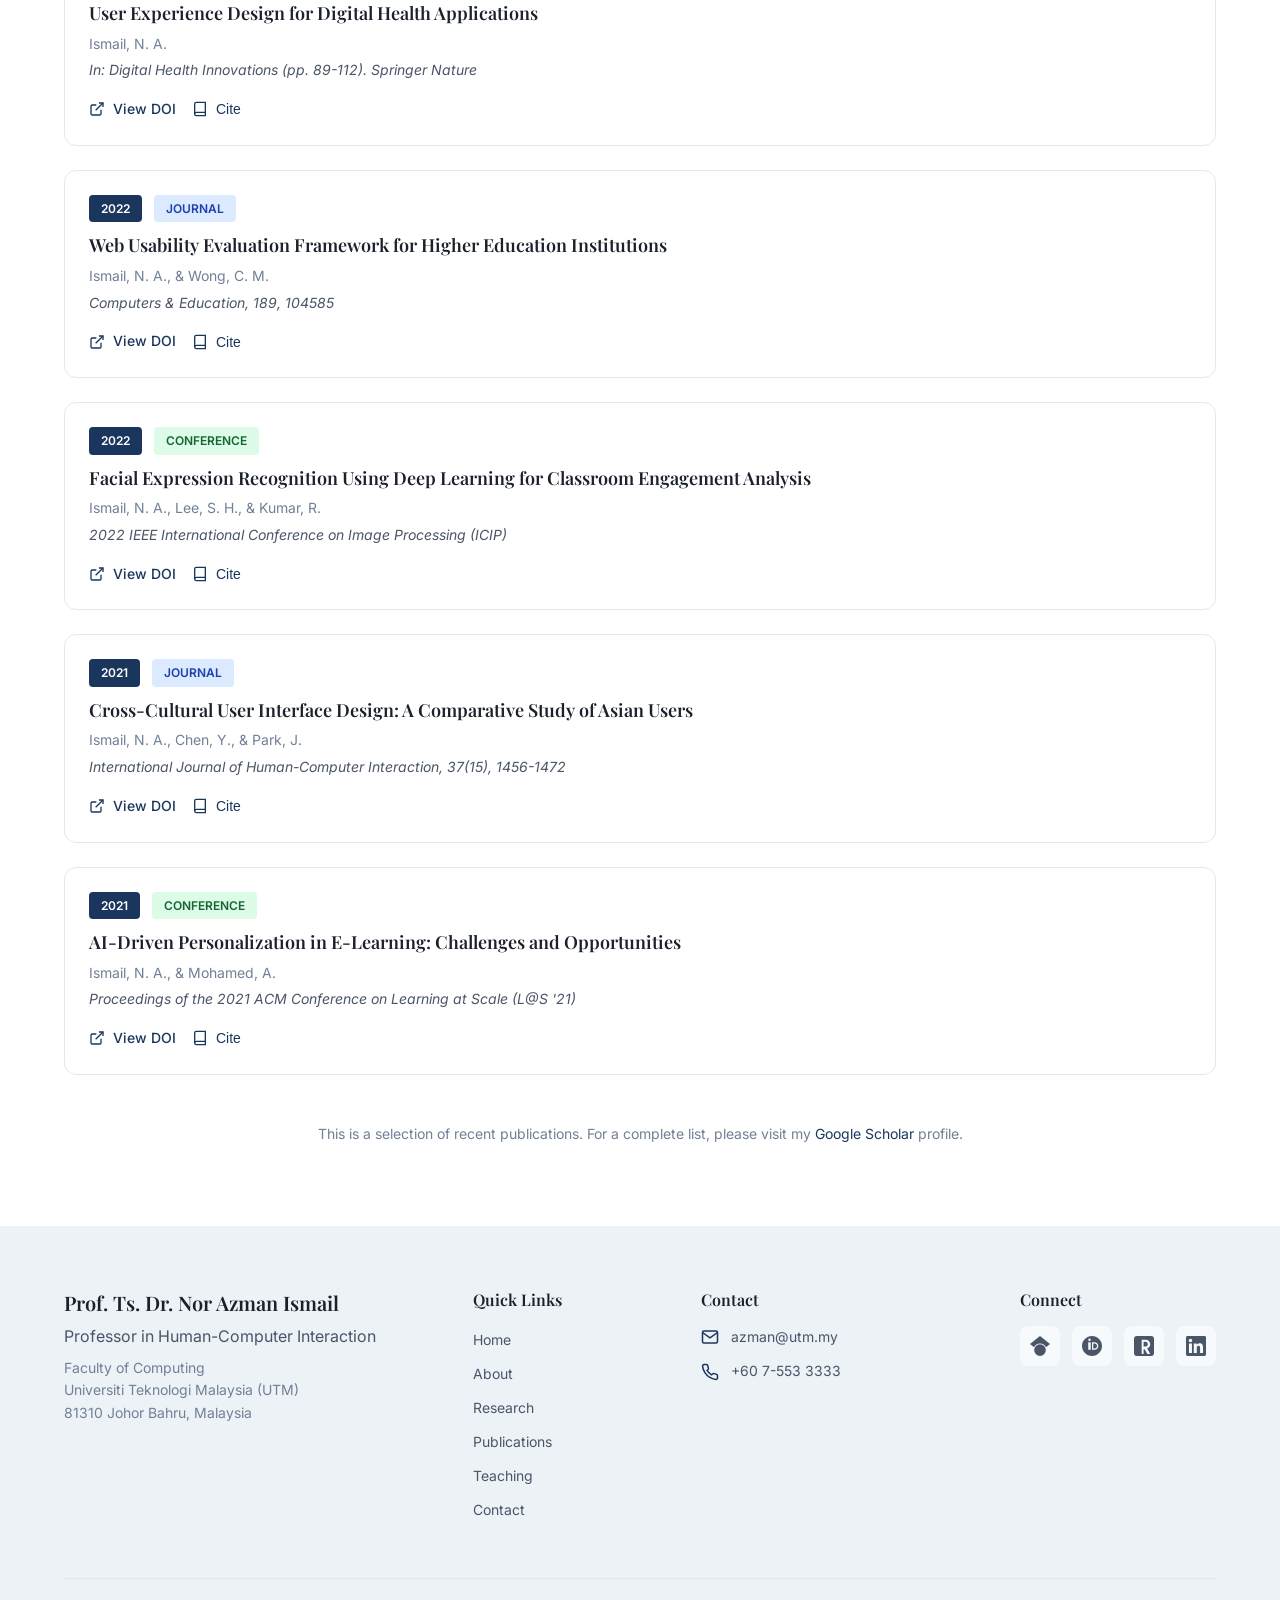
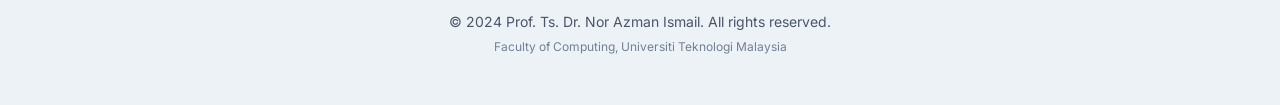
<file: ASSIGNMENT2 (BACKEND UPDATED)/publications.html>
<!DOCTYPE html>
<html lang="en">
<head>
    <meta charset="UTF-8">
    <meta name="viewport" content="width=device-width, initial-scale=1.0">
    <meta http-equiv="X-UA-Compatible" content="IE=edge">
    
    <title>Publications | Prof. Ts. Dr. Nor Azman Ismail | UTM</title>
    <meta name="title" content="Publications | Prof. Ts. Dr. Nor Azman Ismail | UTM">
    <meta name="description" content="Browse publications by Prof. Ts. Dr. Nor Azman Ismail in Human-Computer Interaction, Computer Vision, and AI. Filter by year and publication type.">
    <meta name="keywords" content="HCI publications, Computer Vision papers, AI research, journal articles, conference papers">
    <meta name="author" content="Prof. Ts. Dr. Nor Azman Ismail">
    <meta name="robots" content="index, follow">
    
    <link rel="canonical" href="https://people.utm.my/norazmanismail/publications.html">
    
    <meta property="og:type" content="website">
    <meta property="og:url" content="https://people.utm.my/norazmanismail/publications.html">
    <meta property="og:title" content="Publications | Prof. Ts. Dr. Nor Azman Ismail">
    <meta property="og:description" content="Research publications in HCI, Computer Vision, and AI.">
    
    <link rel="preconnect" href="https://fonts.googleapis.com">
    <link rel="preconnect" href="https://fonts.gstatic.com" crossorigin>
    <link href="https://fonts.googleapis.com/css2?family=Inter:wght@300;400;500;600;700&family=Playfair+Display:wght@400;500;600;700&display=swap" rel="stylesheet">
    
    <link rel="stylesheet" href="css/styles.css">
</head>
<body>
    <a href="#main-content" class="skip-link">Skip to main content</a>
    
    <header class="header" role="banner">
        <div class="container">
            <div class="header__inner">
                <a href="index.html" class="logo" aria-label="Home">
                    <span class="logo__name">Prof. Ts. Dr. Nor Azman Ismail</span>
                </a>
                
                <nav class="nav" role="navigation" aria-label="Main navigation">
                    <button class="nav__toggle" aria-expanded="false" aria-controls="nav-menu" aria-label="Toggle navigation menu">
                        <span class="nav__toggle-bar"></span>
                        <span class="nav__toggle-bar"></span>
                        <span class="nav__toggle-bar"></span>
                    </button>
                    
                    <ul class="nav__menu" id="nav-menu" role="menubar">
                        <li class="nav__item" role="none"><a href="index.html" class="nav__link" role="menuitem">Home</a></li>
                        <li class="nav__item" role="none"><a href="about.html" class="nav__link" role="menuitem">About</a></li>
                        <li class="nav__item" role="none"><a href="research.html" class="nav__link" role="menuitem">Research</a></li>
                        <li class="nav__item" role="none"><a href="publications.html" class="nav__link nav__link--active" role="menuitem" aria-current="page">Publications</a></li>
                        <li class="nav__item" role="none"><a href="teaching.html" class="nav__link" role="menuitem">Teaching</a></li>
                        <li class="nav__item" role="none"><a href="news.html" class="nav__link" role="menuitem">News & Activities</a></li>
                        <li class="nav__item" role="none"><a href="contact.html" class="nav__link" role="menuitem">Contact</a></li>
                    </ul>
                </nav>
                
                <button class="theme-toggle" aria-label="Toggle dark mode" aria-pressed="false">
                    <svg class="theme-toggle__icon theme-toggle__icon--sun" viewBox="0 0 24 24" fill="none" stroke="currentColor" stroke-width="2" aria-hidden="true">
                        <circle cx="12" cy="12" r="5"></circle>
                        <line x1="12" y1="1" x2="12" y2="3"></line>
                        <line x1="12" y1="21" x2="12" y2="23"></line>
                        <line x1="4.22" y1="4.22" x2="5.64" y2="5.64"></line>
                        <line x1="18.36" y1="18.36" x2="19.78" y2="19.78"></line>
                        <line x1="1" y1="12" x2="3" y2="12"></line>
                        <line x1="21" y1="12" x2="23" y2="12"></line>
                        <line x1="4.22" y1="19.78" x2="5.64" y2="18.36"></line>
                        <line x1="18.36" y1="5.64" x2="19.78" y2="4.22"></line>
                    </svg>
                    <svg class="theme-toggle__icon theme-toggle__icon--moon" viewBox="0 0 24 24" fill="none" stroke="currentColor" stroke-width="2" aria-hidden="true">
                        <path d="M21 12.79A9 9 0 1 1 11.21 3 7 7 0 0 0 21 12.79z"></path>
                    </svg>
                </button>
            </div>
        </div>
    </header>
    
    <main id="main-content" role="main">
        <section class="page-header" aria-labelledby="page-title">
            <div class="container">
                <h1 id="page-title" class="page-header__title">Publications</h1>
                <nav aria-label="Breadcrumb">
                    <ol class="breadcrumb">
                        <li class="breadcrumb__item"><a href="index.html">Home</a></li>
                        <li class="breadcrumb__item breadcrumb__item--current" aria-current="page">Publications</li>
                    </ol>
                </nav>
            </div>
        </section>
        
        <!-- Publications Stats -->
        <section class="pub-stats" aria-labelledby="pub-stats-title">
            <div class="container">
                <h2 id="pub-stats-title" class="visually-hidden">Publication Statistics</h2>
                <div class="stats__grid stats__grid--compact">
                    <div class="stat__item">
                        <span class="stat__number">150</span>
                        <span class="stat__suffix">+</span>
                        <span class="stat__label">Total Publications</span>
                    </div>
                    <div class="stat__item">
                        <span class="stat__number">85</span>
                        <span class="stat__suffix">+</span>
                        <span class="stat__label">Journal Articles</span>
                    </div>
                    <div class="stat__item">
                        <span class="stat__number">65</span>
                        <span class="stat__suffix">+</span>
                        <span class="stat__label">Conference Papers</span>
                    </div>
                    <div class="stat__item">
                        <span class="stat__number">2,500</span>
                        <span class="stat__suffix">+</span>
                        <span class="stat__label">Citations</span>
                    </div>
                </div>
            </div>
        </section>
        
        <!-- Filter Controls -->
        <section class="pub-filters" aria-labelledby="filters-title">
            <div class="container">
                <h2 id="filters-title" class="visually-hidden">Publication Filters</h2>
                <div class="filters">
                    <div class="filter-group">
                        <label for="filter-year" class="filter-label">Year:</label>
                        <select id="filter-year" class="filter-select" aria-label="Filter by year">
                            <option value="all">All Years</option>
                            <option value="2024">2024</option>
                            <option value="2023">2023</option>
                            <option value="2022">2022</option>
                            <option value="2021">2021</option>
                            <option value="2020">2020</option>
                            <option value="earlier">Earlier</option>
                        </select>
                    </div>
                    
                    <div class="filter-group">
                        <label for="filter-type" class="filter-label">Type:</label>
                        <select id="filter-type" class="filter-select" aria-label="Filter by publication type">
                            <option value="all">All Types</option>
                            <option value="journal">Journal Articles</option>
                            <option value="conference">Conference Papers</option>
                            <option value="book">Book Chapters</option>
                        </select>
                    </div>
                    
                    <div class="filter-group filter-group--search">
                        <label for="filter-search" class="filter-label">Search:</label>
                        <input type="search" id="filter-search" class="filter-input" placeholder="Search publications..." aria-label="Search publications">
                    </div>
                    
                    <button id="clear-filters" class="btn btn--small btn--outline">Clear Filters</button>
                </div>
            </div>
        </section>
        
        <!-- Publications List -->
        <section class="publications-list" aria-labelledby="pub-list-title">
            <div class="container">
                <h2 id="pub-list-title" class="visually-hidden">Publications List</h2>
                
                <div id="publications-container" class="publications-container">
                    <!-- 2024 Publications -->
                    <article class="publication" data-year="2024" data-type="journal">
                        <div class="publication__header">
                            <span class="publication__year">2024</span>
                            <span class="publication__type publication__type--journal">Journal</span>
                        </div>
                        <h3 class="publication__title">A Framework for Emotion-Aware Dialogue Systems in Educational Contexts</h3>
                        <p class="publication__authors">Ismail, N. A., Abdullah, S., & Hassan, M.</p>
                        <p class="publication__venue">International Journal of Human-Computer Studies, 175, 103023</p>
                        <div class="publication__actions">
                            <a href="#" class="publication__link" target="_blank" rel="noopener noreferrer">
                                <svg viewBox="0 0 24 24" fill="none" stroke="currentColor" stroke-width="2" aria-hidden="true">
                                    <path d="M18 13v6a2 2 0 0 1-2 2H5a2 2 0 0 1-2-2V8a2 2 0 0 1 2-2h6"></path>
                                    <polyline points="15,3 21,3 21,9"></polyline>
                                    <line x1="10" y1="14" x2="21" y2="3"></line>
                                </svg>
                                View DOI
                            </a>
                            <button class="publication__cite-btn" aria-expanded="false" aria-controls="cite-1">
                                <svg viewBox="0 0 24 24" fill="none" stroke="currentColor" stroke-width="2" aria-hidden="true">
                                    <path d="M4 19.5A2.5 2.5 0 0 1 6.5 17H20"></path>
                                    <path d="M6.5 2H20v20H6.5A2.5 2.5 0 0 1 4 19.5v-15A2.5 2.5 0 0 1 6.5 2z"></path>
                                </svg>
                                Cite
                            </button>
                        </div>
                        <div id="cite-1" class="publication__citation" hidden>
                            <pre>Ismail, N. A., Abdullah, S., & Hassan, M. (2024). A Framework for Emotion-Aware Dialogue Systems in Educational Contexts. International Journal of Human-Computer Studies, 175, 103023.</pre>
                        </div>
                    </article>
                    
                    <article class="publication" data-year="2024" data-type="conference">
                        <div class="publication__header">
                            <span class="publication__year">2024</span>
                            <span class="publication__type publication__type--conference">Conference</span>
                        </div>
                        <h3 class="publication__title">Computer Vision Approaches for Real-Time Emotion Recognition in E-Learning Environments</h3>
                        <p class="publication__authors">Ismail, N. A., Ahmad, R., & Hassan, M.</p>
                        <p class="publication__venue">Proceedings of the 2024 CHI Conference on Human Factors in Computing Systems (CHI '24)</p>
                        <div class="publication__actions">
                            <a href="#" class="publication__link" target="_blank" rel="noopener noreferrer">
                                <svg viewBox="0 0 24 24" fill="none" stroke="currentColor" stroke-width="2" aria-hidden="true">
                                    <path d="M18 13v6a2 2 0 0 1-2 2H5a2 2 0 0 1-2-2V8a2 2 0 0 1 2-2h6"></path>
                                    <polyline points="15,3 21,3 21,9"></polyline>
                                    <line x1="10" y1="14" x2="21" y2="3"></line>
                                </svg>
                                View DOI
                            </a>
                            <button class="publication__cite-btn" aria-expanded="false" aria-controls="cite-2">
                                <svg viewBox="0 0 24 24" fill="none" stroke="currentColor" stroke-width="2" aria-hidden="true">
                                    <path d="M4 19.5A2.5 2.5 0 0 1 6.5 17H20"></path>
                                    <path d="M6.5 2H20v20H6.5A2.5 2.5 0 0 1 4 19.5v-15A2.5 2.5 0 0 1 6.5 2z"></path>
                                </svg>
                                Cite
                            </button>
                        </div>
                        <div id="cite-2" class="publication__citation" hidden>
                            <pre>Ismail, N. A., Ahmad, R., & Hassan, M. (2024). Computer Vision Approaches for Real-Time Emotion Recognition in E-Learning Environments. In Proceedings of the 2024 CHI Conference on Human Factors in Computing Systems (pp. 1-12). ACM.</pre>
                        </div>
                    </article>
                    
                    <!-- 2023 Publications -->
                    <article class="publication" data-year="2023" data-type="journal">
                        <div class="publication__header">
                            <span class="publication__year">2023</span>
                            <span class="publication__type publication__type--journal">Journal</span>
                        </div>
                        <h3 class="publication__title">Mobile Interaction Design Patterns for Healthcare Applications: A Systematic Review</h3>
                        <p class="publication__authors">Ismail, N. A., & Abdullah, S.</p>
                        <p class="publication__venue">Journal of Biomedical Informatics, 145, 104458</p>
                        <div class="publication__actions">
                            <a href="#" class="publication__link" target="_blank" rel="noopener noreferrer">
                                <svg viewBox="0 0 24 24" fill="none" stroke="currentColor" stroke-width="2" aria-hidden="true">
                                    <path d="M18 13v6a2 2 0 0 1-2 2H5a2 2 0 0 1-2-2V8a2 2 0 0 1 2-2h6"></path>
                                    <polyline points="15,3 21,3 21,9"></polyline>
                                    <line x1="10" y1="14" x2="21" y2="3"></line>
                                </svg>
                                View DOI
                            </a>
                            <button class="publication__cite-btn" aria-expanded="false" aria-controls="cite-3">
                                <svg viewBox="0 0 24 24" fill="none" stroke="currentColor" stroke-width="2" aria-hidden="true">
                                    <path d="M4 19.5A2.5 2.5 0 0 1 6.5 17H20"></path>
                                    <path d="M6.5 2H20v20H6.5A2.5 2.5 0 0 1 4 19.5v-15A2.5 2.5 0 0 1 6.5 2z"></path>
                                </svg>
                                Cite
                            </button>
                        </div>
                        <div id="cite-3" class="publication__citation" hidden>
                            <pre>Ismail, N. A., & Abdullah, S. (2023). Mobile Interaction Design Patterns for Healthcare Applications: A Systematic Review. Journal of Biomedical Informatics, 145, 104458.</pre>
                        </div>
                    </article>
                    
                    <article class="publication" data-year="2023" data-type="conference">
                        <div class="publication__header">
                            <span class="publication__year">2023</span>
                            <span class="publication__type publication__type--conference">Conference</span>
                        </div>
                        <h3 class="publication__title">Adaptive User Interfaces for Elderly Users: A Study on Touchscreen Interaction</h3>
                        <p class="publication__authors">Ismail, N. A., Rahman, A., & Tan, K. L.</p>
                        <p class="publication__venue">Proceedings of the 25th International Conference on Human-Computer Interaction (HCII 2023)</p>
                        <div class="publication__actions">
                            <a href="#" class="publication__link" target="_blank" rel="noopener noreferrer">
                                <svg viewBox="0 0 24 24" fill="none" stroke="currentColor" stroke-width="2" aria-hidden="true">
                                    <path d="M18 13v6a2 2 0 0 1-2 2H5a2 2 0 0 1-2-2V8a2 2 0 0 1 2-2h6"></path>
                                    <polyline points="15,3 21,3 21,9"></polyline>
                                    <line x1="10" y1="14" x2="21" y2="3"></line>
                                </svg>
                                View DOI
                            </a>
                            <button class="publication__cite-btn" aria-expanded="false" aria-controls="cite-4">
                                <svg viewBox="0 0 24 24" fill="none" stroke="currentColor" stroke-width="2" aria-hidden="true">
                                    <path d="M4 19.5A2.5 2.5 0 0 1 6.5 17H20"></path>
                                    <path d="M6.5 2H20v20H6.5A2.5 2.5 0 0 1 4 19.5v-15A2.5 2.5 0 0 1 6.5 2z"></path>
                                </svg>
                                Cite
                            </button>
                        </div>
                        <div id="cite-4" class="publication__citation" hidden>
                            <pre>Ismail, N. A., Rahman, A., & Tan, K. L. (2023). Adaptive User Interfaces for Elderly Users: A Study on Touchscreen Interaction. In Proceedings of the 25th International Conference on Human-Computer Interaction (pp. 234-248). Springer.</pre>
                        </div>
                    </article>
                    
                    <article class="publication" data-year="2023" data-type="book">
                        <div class="publication__header">
                            <span class="publication__year">2023</span>
                            <span class="publication__type publication__type--book">Book Chapter</span>
                        </div>
                        <h3 class="publication__title">User Experience Design for Digital Health Applications</h3>
                        <p class="publication__authors">Ismail, N. A.</p>
                        <p class="publication__venue">In: Digital Health Innovations (pp. 89-112). Springer Nature</p>
                        <div class="publication__actions">
                            <a href="#" class="publication__link" target="_blank" rel="noopener noreferrer">
                                <svg viewBox="0 0 24 24" fill="none" stroke="currentColor" stroke-width="2" aria-hidden="true">
                                    <path d="M18 13v6a2 2 0 0 1-2 2H5a2 2 0 0 1-2-2V8a2 2 0 0 1 2-2h6"></path>
                                    <polyline points="15,3 21,3 21,9"></polyline>
                                    <line x1="10" y1="14" x2="21" y2="3"></line>
                                </svg>
                                View DOI
                            </a>
                            <button class="publication__cite-btn" aria-expanded="false" aria-controls="cite-5">
                                <svg viewBox="0 0 24 24" fill="none" stroke="currentColor" stroke-width="2" aria-hidden="true">
                                    <path d="M4 19.5A2.5 2.5 0 0 1 6.5 17H20"></path>
                                    <path d="M6.5 2H20v20H6.5A2.5 2.5 0 0 1 4 19.5v-15A2.5 2.5 0 0 1 6.5 2z"></path>
                                </svg>
                                Cite
                            </button>
                        </div>
                        <div id="cite-5" class="publication__citation" hidden>
                            <pre>Ismail, N. A. (2023). User Experience Design for Digital Health Applications. In A. Smith & B. Johnson (Eds.), Digital Health Innovations (pp. 89-112). Springer Nature.</pre>
                        </div>
                    </article>
                    
                    <!-- 2022 Publications -->
                    <article class="publication" data-year="2022" data-type="journal">
                        <div class="publication__header">
                            <span class="publication__year">2022</span>
                            <span class="publication__type publication__type--journal">Journal</span>
                        </div>
                        <h3 class="publication__title">Web Usability Evaluation Framework for Higher Education Institutions</h3>
                        <p class="publication__authors">Ismail, N. A., & Wong, C. M.</p>
                        <p class="publication__venue">Computers & Education, 189, 104585</p>
                        <div class="publication__actions">
                            <a href="#" class="publication__link" target="_blank" rel="noopener noreferrer">
                                <svg viewBox="0 0 24 24" fill="none" stroke="currentColor" stroke-width="2" aria-hidden="true">
                                    <path d="M18 13v6a2 2 0 0 1-2 2H5a2 2 0 0 1-2-2V8a2 2 0 0 1 2-2h6"></path>
                                    <polyline points="15,3 21,3 21,9"></polyline>
                                    <line x1="10" y1="14" x2="21" y2="3"></line>
                                </svg>
                                View DOI
                            </a>
                            <button class="publication__cite-btn" aria-expanded="false" aria-controls="cite-6">
                                <svg viewBox="0 0 24 24" fill="none" stroke="currentColor" stroke-width="2" aria-hidden="true">
                                    <path d="M4 19.5A2.5 2.5 0 0 1 6.5 17H20"></path>
                                    <path d="M6.5 2H20v20H6.5A2.5 2.5 0 0 1 4 19.5v-15A2.5 2.5 0 0 1 6.5 2z"></path>
                                </svg>
                                Cite
                            </button>
                        </div>
                        <div id="cite-6" class="publication__citation" hidden>
                            <pre>Ismail, N. A., & Wong, C. M. (2022). Web Usability Evaluation Framework for Higher Education Institutions. Computers & Education, 189, 104585.</pre>
                        </div>
                    </article>
                    
                    <article class="publication" data-year="2022" data-type="conference">
                        <div class="publication__header">
                            <span class="publication__year">2022</span>
                            <span class="publication__type publication__type--conference">Conference</span>
                        </div>
                        <h3 class="publication__title">Facial Expression Recognition Using Deep Learning for Classroom Engagement Analysis</h3>
                        <p class="publication__authors">Ismail, N. A., Lee, S. H., & Kumar, R.</p>
                        <p class="publication__venue">2022 IEEE International Conference on Image Processing (ICIP)</p>
                        <div class="publication__actions">
                            <a href="#" class="publication__link" target="_blank" rel="noopener noreferrer">
                                <svg viewBox="0 0 24 24" fill="none" stroke="currentColor" stroke-width="2" aria-hidden="true">
                                    <path d="M18 13v6a2 2 0 0 1-2 2H5a2 2 0 0 1-2-2V8a2 2 0 0 1 2-2h6"></path>
                                    <polyline points="15,3 21,3 21,9"></polyline>
                                    <line x1="10" y1="14" x2="21" y2="3"></line>
                                </svg>
                                View DOI
                            </a>
                            <button class="publication__cite-btn" aria-expanded="false" aria-controls="cite-7">
                                <svg viewBox="0 0 24 24" fill="none" stroke="currentColor" stroke-width="2" aria-hidden="true">
                                    <path d="M4 19.5A2.5 2.5 0 0 1 6.5 17H20"></path>
                                    <path d="M6.5 2H20v20H6.5A2.5 2.5 0 0 1 4 19.5v-15A2.5 2.5 0 0 1 6.5 2z"></path>
                                </svg>
                                Cite
                            </button>
                        </div>
                        <div id="cite-7" class="publication__citation" hidden>
                            <pre>Ismail, N. A., Lee, S. H., & Kumar, R. (2022). Facial Expression Recognition Using Deep Learning for Classroom Engagement Analysis. In 2022 IEEE International Conference on Image Processing (pp. 1234-1238). IEEE.</pre>
                        </div>
                    </article>
                    
                    <!-- 2021 Publications -->
                    <article class="publication" data-year="2021" data-type="journal">
                        <div class="publication__header">
                            <span class="publication__year">2021</span>
                            <span class="publication__type publication__type--journal">Journal</span>
                        </div>
                        <h3 class="publication__title">Cross-Cultural User Interface Design: A Comparative Study of Asian Users</h3>
                        <p class="publication__authors">Ismail, N. A., Chen, Y., & Park, J.</p>
                        <p class="publication__venue">International Journal of Human-Computer Interaction, 37(15), 1456-1472</p>
                        <div class="publication__actions">
                            <a href="#" class="publication__link" target="_blank" rel="noopener noreferrer">
                                <svg viewBox="0 0 24 24" fill="none" stroke="currentColor" stroke-width="2" aria-hidden="true">
                                    <path d="M18 13v6a2 2 0 0 1-2 2H5a2 2 0 0 1-2-2V8a2 2 0 0 1 2-2h6"></path>
                                    <polyline points="15,3 21,3 21,9"></polyline>
                                    <line x1="10" y1="14" x2="21" y2="3"></line>
                                </svg>
                                View DOI
                            </a>
                            <button class="publication__cite-btn" aria-expanded="false" aria-controls="cite-8">
                                <svg viewBox="0 0 24 24" fill="none" stroke="currentColor" stroke-width="2" aria-hidden="true">
                                    <path d="M4 19.5A2.5 2.5 0 0 1 6.5 17H20"></path>
                                    <path d="M6.5 2H20v20H6.5A2.5 2.5 0 0 1 4 19.5v-15A2.5 2.5 0 0 1 6.5 2z"></path>
                                </svg>
                                Cite
                            </button>
                        </div>
                        <div id="cite-8" class="publication__citation" hidden>
                            <pre>Ismail, N. A., Chen, Y., & Park, J. (2021). Cross-Cultural User Interface Design: A Comparative Study of Asian Users. International Journal of Human-Computer Interaction, 37(15), 1456-1472.</pre>
                        </div>
                    </article>
                    
                    <article class="publication" data-year="2021" data-type="conference">
                        <div class="publication__header">
                            <span class="publication__year">2021</span>
                            <span class="publication__type publication__type--conference">Conference</span>
                        </div>
                        <h3 class="publication__title">AI-Driven Personalization in E-Learning: Challenges and Opportunities</h3>
                        <p class="publication__authors">Ismail, N. A., & Mohamed, A.</p>
                        <p class="publication__venue">Proceedings of the 2021 ACM Conference on Learning at Scale (L@S '21)</p>
                        <div class="publication__actions">
                            <a href="#" class="publication__link" target="_blank" rel="noopener noreferrer">
                                <svg viewBox="0 0 24 24" fill="none" stroke="currentColor" stroke-width="2" aria-hidden="true">
                                    <path d="M18 13v6a2 2 0 0 1-2 2H5a2 2 0 0 1-2-2V8a2 2 0 0 1 2-2h6"></path>
                                    <polyline points="15,3 21,3 21,9"></polyline>
                                    <line x1="10" y1="14" x2="21" y2="3"></line>
                                </svg>
                                View DOI
                            </a>
                            <button class="publication__cite-btn" aria-expanded="false" aria-controls="cite-9">
                                <svg viewBox="0 0 24 24" fill="none" stroke="currentColor" stroke-width="2" aria-hidden="true">
                                    <path d="M4 19.5A2.5 2.5 0 0 1 6.5 17H20"></path>
                                    <path d="M6.5 2H20v20H6.5A2.5 2.5 0 0 1 4 19.5v-15A2.5 2.5 0 0 1 6.5 2z"></path>
                                </svg>
                                Cite
                            </button>
                        </div>
                        <div id="cite-9" class="publication__citation" hidden>
                            <pre>Ismail, N. A., & Mohamed, A. (2021). AI-Driven Personalization in E-Learning: Challenges and Opportunities. In Proceedings of the 2021 ACM Conference on Learning at Scale (pp. 45-52). ACM.</pre>
                        </div>
                    </article>
                </div>
                
                <div id="no-results" class="no-results" hidden>
                    <p>No publications found matching your criteria.</p>
                </div>
                
                <div class="section__footer">
                    <p class="publications-note">This is a selection of recent publications. For a complete list, please visit my <a href="https://scholar.google.com" target="_blank" rel="noopener noreferrer">Google Scholar</a> profile.</p>
                </div>
            </div>
        </section>
    </main>
    
    <!-- Footer -->
    <footer class="footer" role="contentinfo">
        <div class="container">
            <div class="footer__grid">
                <div class="footer__info">
                    <h3 class="footer__name">Prof. Ts. Dr. Nor Azman Ismail</h3>
                    <p class="footer__title">Professor in Human-Computer Interaction</p>
                    <p class="footer__affiliation">Faculty of Computing<br>Universiti Teknologi Malaysia (UTM)<br>81310 Johor Bahru, Malaysia</p>
                </div>
                
                <div class="footer__links">
                    <h4 class="footer__heading">Quick Links</h4>
                    <ul class="footer__menu">
                        <li><a href="index.html">Home</a></li>
                        <li><a href="about.html">About</a></li>
                        <li><a href="research.html">Research</a></li>
                        <li><a href="publications.html">Publications</a></li>
                        <li><a href="teaching.html">Teaching</a></li>
                        <li><a href="contact.html">Contact</a></li>
                    </ul>
                </div>
                
                <div class="footer__contact">
                    <h4 class="footer__heading">Contact</h4>
                    <ul class="footer__contact-list">
                        <li>
                            <svg viewBox="0 0 24 24" fill="none" stroke="currentColor" stroke-width="2" aria-hidden="true">
                                <path d="M4 4h16c1.1 0 2 .9 2 2v12c0 1.1-.9 2-2 2H4c-1.1 0-2-.9-2-2V6c0-1.1.9-2 2-2z"></path>
                                <polyline points="22,6 12,13 2,6"></polyline>
                            </svg>
                            <a href="mailto:azman@utm.my">azman@utm.my</a>
                        </li>
                        <li>
                            <svg viewBox="0 0 24 24" fill="none" stroke="currentColor" stroke-width="2" aria-hidden="true">
                                <path d="M22 16.92v3a2 2 0 0 1-2.18 2 19.79 19.79 0 0 1-8.63-3.07 19.5 19.5 0 0 1-6-6 19.79 19.79 0 0 1-3.07-8.67A2 2 0 0 1 4.11 2h3a2 2 0 0 1 2 1.72 12.84 12.84 0 0 0 .7 2.81 2 2 0 0 1-.45 2.11L8.09 9.91a16 16 0 0 0 6 6l1.27-1.27a2 2 0 0 1 2.11-.45 12.84 12.84 0 0 0 2.81.7A2 2 0 0 1 22 16.92z"></path>
                            </svg>
                            <a href="tel:+6075533333">+60 7-553 3333</a>
                        </li>
                    </ul>
                </div>
                
                <div class="footer__social">
                    <h4 class="footer__heading">Connect</h4>
                    <div class="footer__social-links">
                        <a href="https://scholar.google.com" target="_blank" rel="noopener noreferrer" aria-label="Google Scholar">
                            <svg viewBox="0 0 24 24" fill="currentColor" aria-hidden="true">
                                <path d="M12 24a7 7 0 1 1 0-14 7 7 0 0 1 0 14Zm0-24L0 9.5l4.838 3.94A8 8 0 0 1 12 9a8 8 0 0 1 7.162 4.44L24 9.5 12 0Z"/>
                            </svg>
                        </a>
                        <a href="https://orcid.org" target="_blank" rel="noopener noreferrer" aria-label="ORCID">
                            <svg viewBox="0 0 24 24" fill="currentColor" aria-hidden="true">
                                <path d="M12 0C5.372 0 0 5.372 0 12s5.372 12 12 12 12-5.372 12-12S18.628 0 12 0ZM7.5 7.5h3v9h-3v-9Zm1.5-1.5a1.5 1.5 0 1 1 0-3 1.5 1.5 0 0 1 0 3Zm6 1.5c2.5 0 4.5 2 4.5 4.5s-2 4.5-4.5 4.5h-3v-9h3Zm0 1.5h-1.5v6h1.5c1.75 0 3-1.25 3-3s-1.25-3-3-3Z"/>
                            </svg>
                        </a>
                        <a href="https://www.researchgate.net" target="_blank" rel="noopener noreferrer" aria-label="ResearchGate">
                            <svg viewBox="0 0 24 24" fill="currentColor" aria-hidden="true">
                                <path d="M3.5 0A3.5 3.5 0 0 0 0 3.5v17A3.5 3.5 0 0 0 3.5 24h17a3.5 3.5 0 0 0 3.5-3.5v-17A3.5 3.5 0 0 0 20.5 0h-17Zm5.73 4.5h4.54c3.36 0 5.73 2.37 5.73 5.5 0 2.33-1.5 4.23-3.73 5.03l3.73 6.47h-3.47l-3.23-5.73h-1.3v5.73H9.23V4.5Zm2.27 2.5v5.5h2.27c1.53 0 2.73-1.2 2.73-2.75 0-1.55-1.2-2.75-2.73-2.75H11.5Z"/>
                            </svg>
                        </a>
                        <a href="https://www.linkedin.com" target="_blank" rel="noopener noreferrer" aria-label="LinkedIn">
                            <svg viewBox="0 0 24 24" fill="currentColor" aria-hidden="true">
                                <path d="M20.447 20.452h-3.554v-5.569c0-1.328-.027-3.037-1.852-3.037-1.853 0-2.136 1.445-2.136 2.939v5.667H9.351V9h3.414v1.561h.046c.477-.9 1.637-1.85 3.37-1.85 3.601 0 4.267 2.37 4.267 5.455v6.286zM5.337 7.433c-1.144 0-2.063-.926-2.063-2.065 0-1.138.92-2.063 2.063-2.063 1.14 0 2.064.925 2.064 2.063 0 1.139-.925 2.065-2.064 2.065zm1.782 13.019H3.555V9h3.564v11.452zM22.225 0H1.771C.792 0 0 .774 0 1.729v20.542C0 23.227.792 24 1.771 24h20.451C23.2 24 24 23.227 24 22.271V1.729C24 .774 23.2 0 22.222 0h.003z"/>
                            </svg>
                        </a>
                    </div>
                </div>
            </div>
            
            <div class="footer__bottom">
                <p class="footer__copyright">&copy; 2024 Prof. Ts. Dr. Nor Azman Ismail. All rights reserved.</p>
                <p class="footer__credit">Faculty of Computing, Universiti Teknologi Malaysia</p>
            </div>
        </div>
    </footer>
    
    <script src="js/main.js"></script>
</body>
</html>
</file>
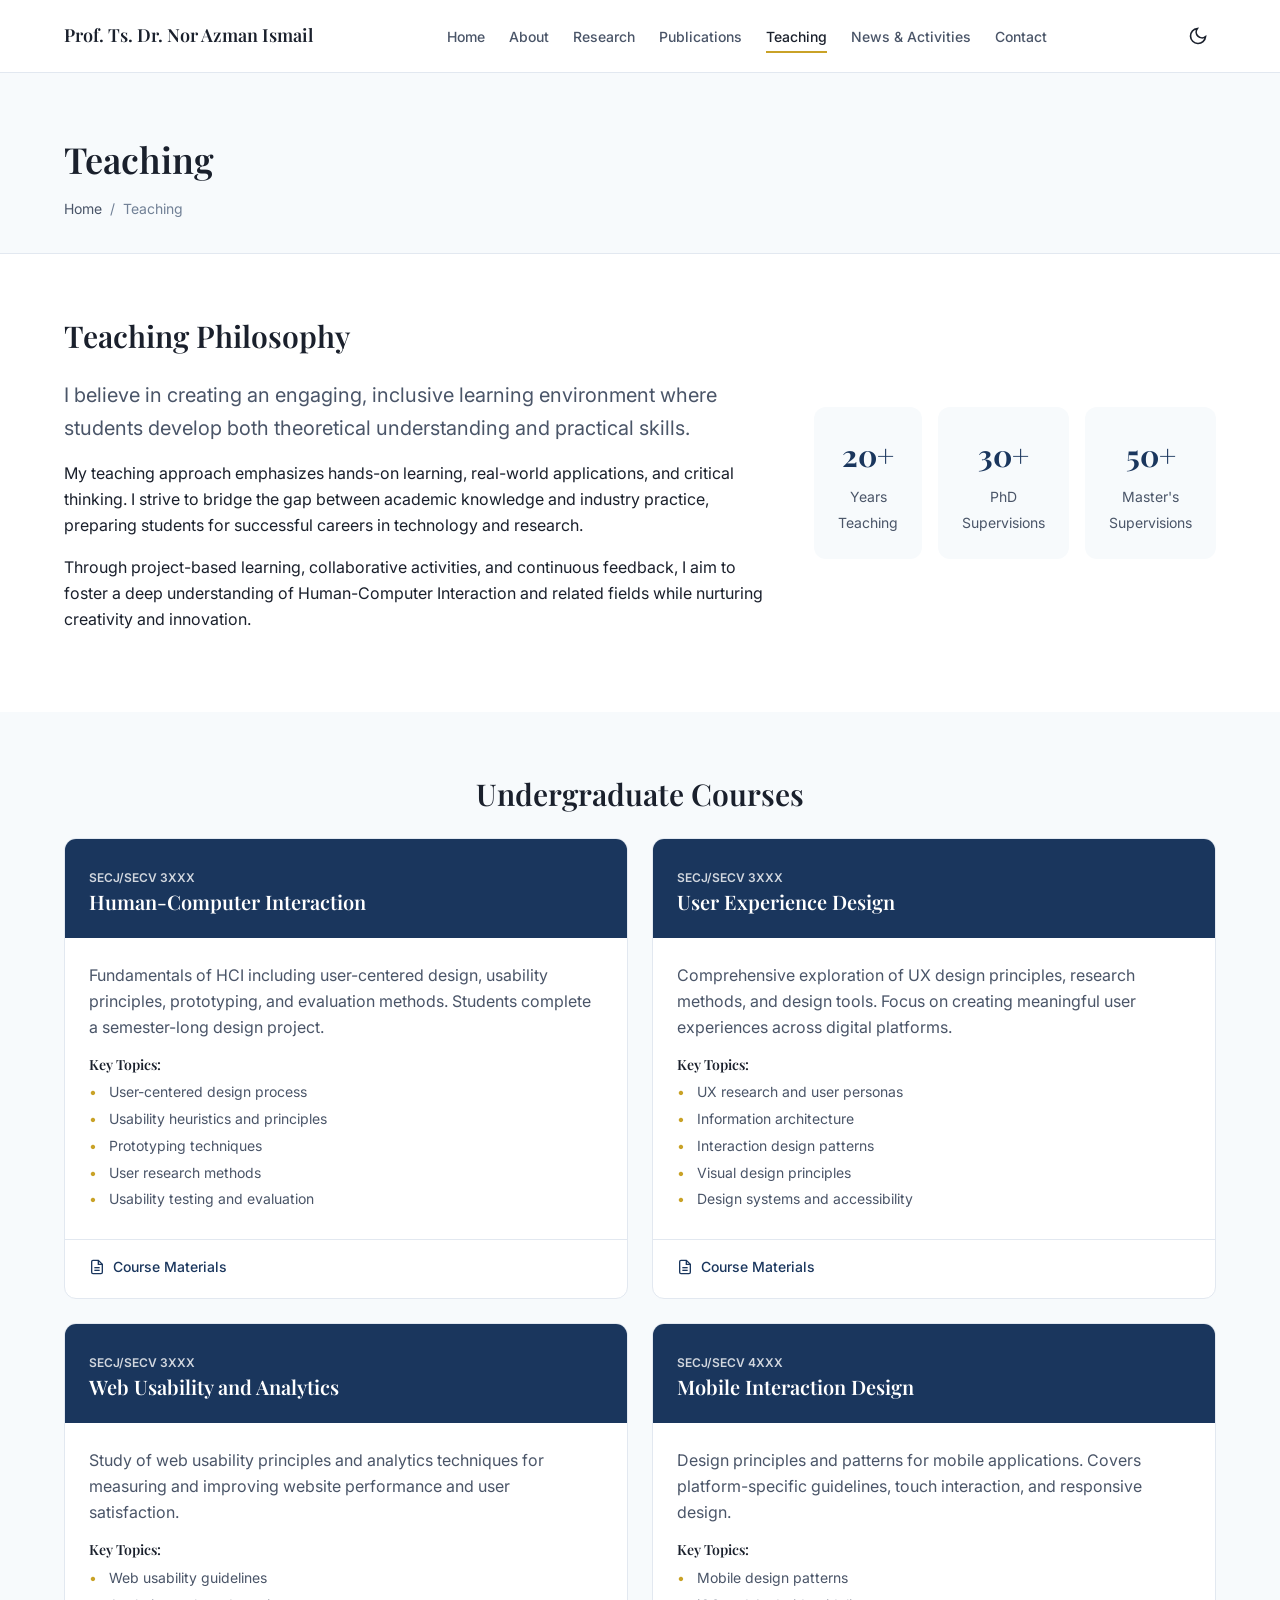
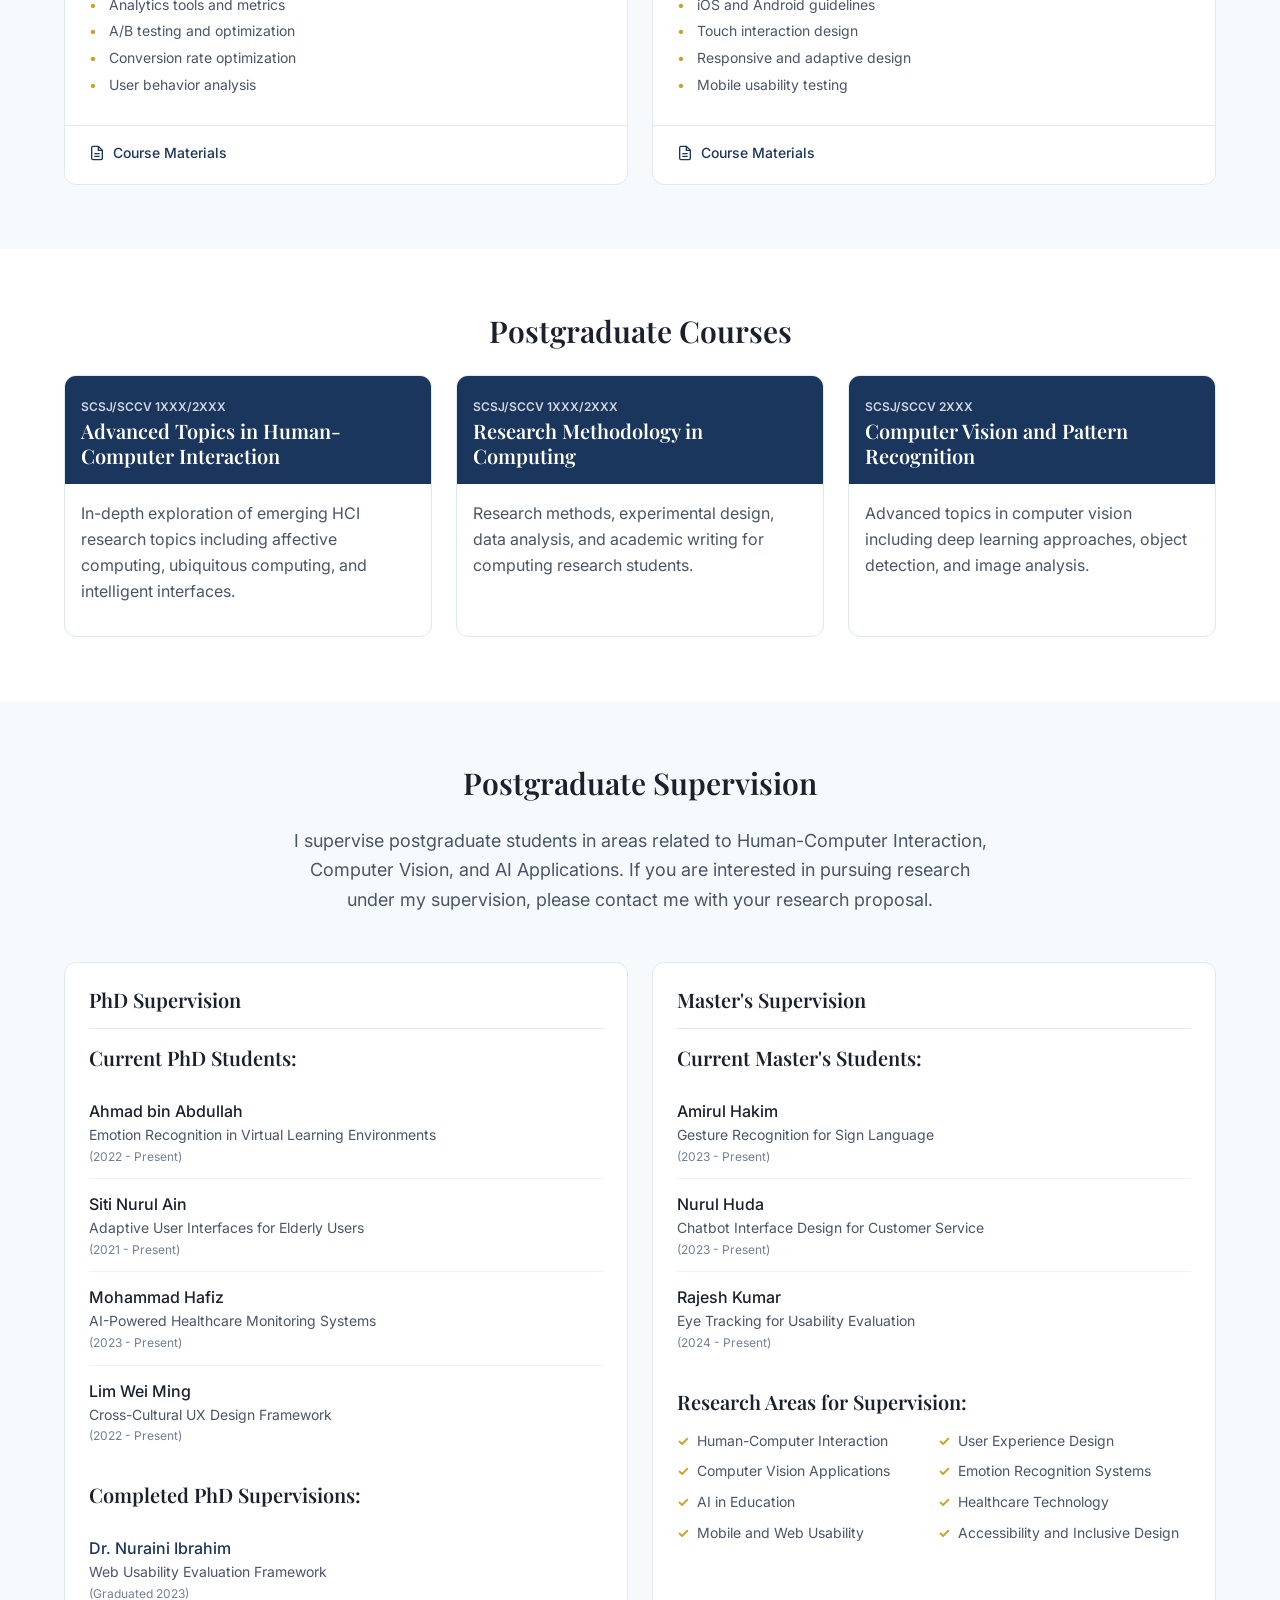
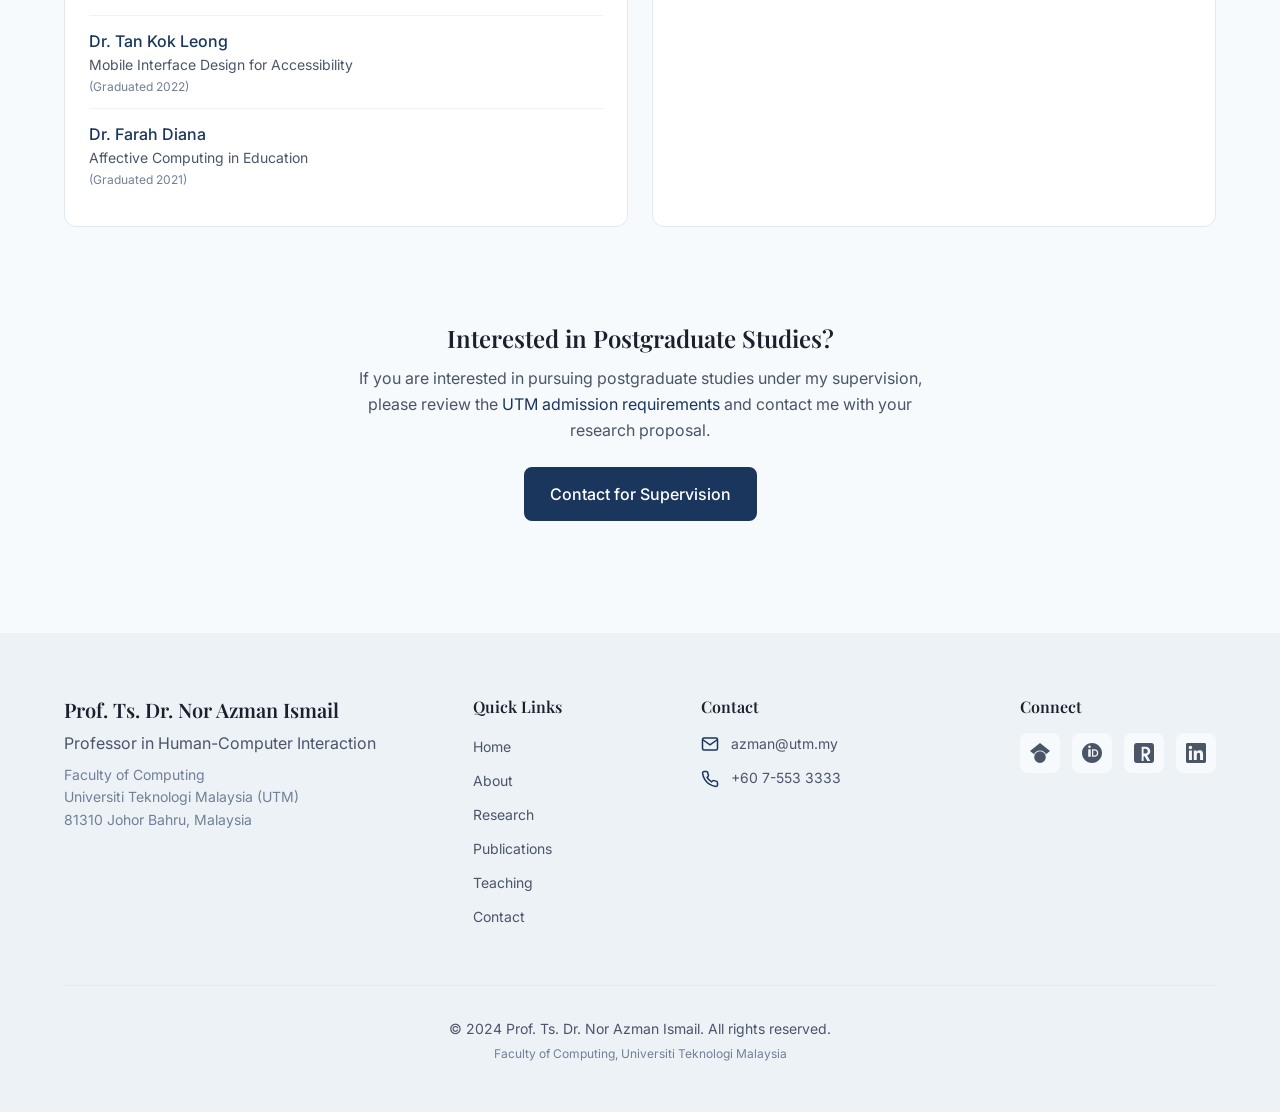
<file: ASSIGNMENT2 (BACKEND UPDATED)/teaching.html>
<!DOCTYPE html>
<html lang="en">
<head>
    <meta charset="UTF-8">
    <meta name="viewport" content="width=device-width, initial-scale=1.0">
    <meta http-equiv="X-UA-Compatible" content="IE=edge">
    
    <title>Teaching | Prof. Ts. Dr. Nor Azman Ismail | UTM</title>
    <meta name="title" content="Teaching | Prof. Ts. Dr. Nor Azman Ismail | UTM">
    <meta name="description" content="Courses taught by Prof. Ts. Dr. Nor Azman Ismail at UTM, including HCI, User Experience Design, and postgraduate supervision.">
    <meta name="keywords" content="UTM courses, HCI teaching, UX design course, postgraduate supervision, academic teaching">
    <meta name="author" content="Prof. Ts. Dr. Nor Azman Ismail">
    <meta name="robots" content="index, follow">
    
    <link rel="canonical" href="https://people.utm.my/norazmanismail/teaching.html">
    
    <meta property="og:type" content="website">
    <meta property="og:url" content="https://people.utm.my/norazmanismail/teaching.html">
    <meta property="og:title" content="Teaching | Prof. Ts. Dr. Nor Azman Ismail">
    <meta property="og:description" content="Courses and postgraduate supervision at UTM.">
    
    <link rel="preconnect" href="https://fonts.googleapis.com">
    <link rel="preconnect" href="https://fonts.gstatic.com" crossorigin>
    <link href="https://fonts.googleapis.com/css2?family=Inter:wght@300;400;500;600;700&family=Playfair+Display:wght@400;500;600;700&display=swap" rel="stylesheet">
    
    <link rel="stylesheet" href="css/styles.css">
</head>
<body>
    <a href="#main-content" class="skip-link">Skip to main content</a>
    
    <header class="header" role="banner">
        <div class="container">
            <div class="header__inner">
                <a href="index.html" class="logo" aria-label="Home">
                    <span class="logo__name">Prof. Ts. Dr. Nor Azman Ismail</span>
                </a>
                
                <nav class="nav" role="navigation" aria-label="Main navigation">
                    <button class="nav__toggle" aria-expanded="false" aria-controls="nav-menu" aria-label="Toggle navigation menu">
                        <span class="nav__toggle-bar"></span>
                        <span class="nav__toggle-bar"></span>
                        <span class="nav__toggle-bar"></span>
                    </button>
                    
                    <ul class="nav__menu" id="nav-menu" role="menubar">
                        <li class="nav__item" role="none"><a href="index.html" class="nav__link" role="menuitem">Home</a></li>
                        <li class="nav__item" role="none"><a href="about.html" class="nav__link" role="menuitem">About</a></li>
                        <li class="nav__item" role="none"><a href="research.html" class="nav__link" role="menuitem">Research</a></li>
                        <li class="nav__item" role="none"><a href="publications.html" class="nav__link" role="menuitem">Publications</a></li>
                        <li class="nav__item" role="none"><a href="teaching.html" class="nav__link nav__link--active" role="menuitem" aria-current="page">Teaching</a></li>
                        <li class="nav__item" role="none"><a href="news.html" class="nav__link" role="menuitem">News & Activities</a></li>
                        <li class="nav__item" role="none"><a href="contact.html" class="nav__link" role="menuitem">Contact</a></li>
                    </ul>
                </nav>
                
                <button class="theme-toggle" aria-label="Toggle dark mode" aria-pressed="false">
                    <svg class="theme-toggle__icon theme-toggle__icon--sun" viewBox="0 0 24 24" fill="none" stroke="currentColor" stroke-width="2" aria-hidden="true">
                        <circle cx="12" cy="12" r="5"></circle>
                        <line x1="12" y1="1" x2="12" y2="3"></line>
                        <line x1="12" y1="21" x2="12" y2="23"></line>
                        <line x1="4.22" y1="4.22" x2="5.64" y2="5.64"></line>
                        <line x1="18.36" y1="18.36" x2="19.78" y2="19.78"></line>
                        <line x1="1" y1="12" x2="3" y2="12"></line>
                        <line x1="21" y1="12" x2="23" y2="12"></line>
                        <line x1="4.22" y1="19.78" x2="5.64" y2="18.36"></line>
                        <line x1="18.36" y1="5.64" x2="19.78" y2="4.22"></line>
                    </svg>
                    <svg class="theme-toggle__icon theme-toggle__icon--moon" viewBox="0 0 24 24" fill="none" stroke="currentColor" stroke-width="2" aria-hidden="true">
                        <path d="M21 12.79A9 9 0 1 1 11.21 3 7 7 0 0 0 21 12.79z"></path>
                    </svg>
                </button>
            </div>
        </div>
    </header>
    
    <main id="main-content" role="main">
        <section class="page-header" aria-labelledby="page-title">
            <div class="container">
                <h1 id="page-title" class="page-header__title">Teaching</h1>
                <nav aria-label="Breadcrumb">
                    <ol class="breadcrumb">
                        <li class="breadcrumb__item"><a href="index.html">Home</a></li>
                        <li class="breadcrumb__item breadcrumb__item--current" aria-current="page">Teaching</li>
                    </ol>
                </nav>
            </div>
        </section>
        
        <!-- Teaching Philosophy -->
        <section class="teaching-philosophy" aria-labelledby="philosophy-title">
            <div class="container">
                <div class="philosophy-grid">
                    <div class="philosophy-content">
                        <h2 id="philosophy-title" class="section-title">Teaching Philosophy</h2>
                        <p class="lead">I believe in creating an engaging, inclusive learning environment where students develop both theoretical understanding and practical skills.</p>
                        <p>My teaching approach emphasizes hands-on learning, real-world applications, and critical thinking. I strive to bridge the gap between academic knowledge and industry practice, preparing students for successful careers in technology and research.</p>
                        <p>Through project-based learning, collaborative activities, and continuous feedback, I aim to foster a deep understanding of Human-Computer Interaction and related fields while nurturing creativity and innovation.</p>
                    </div>
                    <div class="philosophy-stats">
                        <div class="philosophy-stat">
                            <span class="philosophy-stat__number">20+</span>
                            <span class="philosophy-stat__label">Years Teaching</span>
                        </div>
                        <div class="philosophy-stat">
                            <span class="philosophy-stat__number">30+</span>
                            <span class="philosophy-stat__label">PhD Supervisions</span>
                        </div>
                        <div class="philosophy-stat">
                            <span class="philosophy-stat__number">50+</span>
                            <span class="philosophy-stat__label">Master's Supervisions</span>
                        </div>
                    </div>
                </div>
            </div>
        </section>
        
        <!-- Undergraduate Courses -->
        <section class="courses section--alt" aria-labelledby="ug-courses-title">
            <div class="container">
                <h2 id="ug-courses-title" class="section-title section-title--centered">Undergraduate Courses</h2>
                
                <div class="courses-grid">
                    <article class="course-card">
                        <div class="course-card__header">
                            <span class="course-card__code">SECJ/SECV 3xxx</span>
                            <h3 class="course-card__title">Human-Computer Interaction</h3>
                        </div>
                        <div class="course-card__body">
                            <p class="course-card__description">Fundamentals of HCI including user-centered design, usability principles, prototyping, and evaluation methods. Students complete a semester-long design project.</p>
                            <div class="course-card__topics">
                                <h4>Key Topics:</h4>
                                <ul>
                                    <li>User-centered design process</li>
                                    <li>Usability heuristics and principles</li>
                                    <li>Prototyping techniques</li>
                                    <li>User research methods</li>
                                    <li>Usability testing and evaluation</li>
                                </ul>
                            </div>
                        </div>
                        <div class="course-card__footer">
                            <a href="#" class="course-card__link">
                                <svg viewBox="0 0 24 24" fill="none" stroke="currentColor" stroke-width="2" aria-hidden="true">
                                    <path d="M14 2H6a2 2 0 0 0-2 2v16a2 2 0 0 0 2 2h12a2 2 0 0 0 2-2V8z"></path>
                                    <polyline points="14,2 14,8 20,8"></polyline>
                                    <line x1="16" y1="13" x2="8" y2="13"></line>
                                    <line x1="16" y1="17" x2="8" y2="17"></line>
                                </svg>
                                Course Materials
                            </a>
                        </div>
                    </article>
                    
                    <article class="course-card">
                        <div class="course-card__header">
                            <span class="course-card__code">SECJ/SECV 3xxx</span>
                            <h3 class="course-card__title">User Experience Design</h3>
                        </div>
                        <div class="course-card__body">
                            <p class="course-card__description">Comprehensive exploration of UX design principles, research methods, and design tools. Focus on creating meaningful user experiences across digital platforms.</p>
                            <div class="course-card__topics">
                                <h4>Key Topics:</h4>
                                <ul>
                                    <li>UX research and user personas</li>
                                    <li>Information architecture</li>
                                    <li>Interaction design patterns</li>
                                    <li>Visual design principles</li>
                                    <li>Design systems and accessibility</li>
                                </ul>
                            </div>
                        </div>
                        <div class="course-card__footer">
                            <a href="#" class="course-card__link">
                                <svg viewBox="0 0 24 24" fill="none" stroke="currentColor" stroke-width="2" aria-hidden="true">
                                    <path d="M14 2H6a2 2 0 0 0-2 2v16a2 2 0 0 0 2 2h12a2 2 0 0 0 2-2V8z"></path>
                                    <polyline points="14,2 14,8 20,8"></polyline>
                                    <line x1="16" y1="13" x2="8" y2="13"></line>
                                    <line x1="16" y1="17" x2="8" y2="17"></line>
                                </svg>
                                Course Materials
                            </a>
                        </div>
                    </article>
                    
                    <article class="course-card">
                        <div class="course-card__header">
                            <span class="course-card__code">SECJ/SECV 3xxx</span>
                            <h3 class="course-card__title">Web Usability and Analytics</h3>
                        </div>
                        <div class="course-card__body">
                            <p class="course-card__description">Study of web usability principles and analytics techniques for measuring and improving website performance and user satisfaction.</p>
                            <div class="course-card__topics">
                                <h4>Key Topics:</h4>
                                <ul>
                                    <li>Web usability guidelines</li>
                                    <li>Analytics tools and metrics</li>
                                    <li>A/B testing and optimization</li>
                                    <li>Conversion rate optimization</li>
                                    <li>User behavior analysis</li>
                                </ul>
                            </div>
                        </div>
                        <div class="course-card__footer">
                            <a href="#" class="course-card__link">
                                <svg viewBox="0 0 24 24" fill="none" stroke="currentColor" stroke-width="2" aria-hidden="true">
                                    <path d="M14 2H6a2 2 0 0 0-2 2v16a2 2 0 0 0 2 2h12a2 2 0 0 0 2-2V8z"></path>
                                    <polyline points="14,2 14,8 20,8"></polyline>
                                    <line x1="16" y1="13" x2="8" y2="13"></line>
                                    <line x1="16" y1="17" x2="8" y2="17"></line>
                                </svg>
                                Course Materials
                            </a>
                        </div>
                    </article>
                    
                    <article class="course-card">
                        <div class="course-card__header">
                            <span class="course-card__code">SECJ/SECV 4xxx</span>
                            <h3 class="course-card__title">Mobile Interaction Design</h3>
                        </div>
                        <div class="course-card__body">
                            <p class="course-card__description">Design principles and patterns for mobile applications. Covers platform-specific guidelines, touch interaction, and responsive design.</p>
                            <div class="course-card__topics">
                                <h4>Key Topics:</h4>
                                <ul>
                                    <li>Mobile design patterns</li>
                                    <li>iOS and Android guidelines</li>
                                    <li>Touch interaction design</li>
                                    <li>Responsive and adaptive design</li>
                                    <li>Mobile usability testing</li>
                                </ul>
                            </div>
                        </div>
                        <div class="course-card__footer">
                            <a href="#" class="course-card__link">
                                <svg viewBox="0 0 24 24" fill="none" stroke="currentColor" stroke-width="2" aria-hidden="true">
                                    <path d="M14 2H6a2 2 0 0 0-2 2v16a2 2 0 0 0 2 2h12a2 2 0 0 0 2-2V8z"></path>
                                    <polyline points="14,2 14,8 20,8"></polyline>
                                    <line x1="16" y1="13" x2="8" y2="13"></line>
                                    <line x1="16" y1="17" x2="8" y2="17"></line>
                                </svg>
                                Course Materials
                            </a>
                        </div>
                    </article>
                </div>
            </div>
        </section>
        
        <!-- Postgraduate Courses -->
        <section class="courses" aria-labelledby="pg-courses-title">
            <div class="container">
                <h2 id="pg-courses-title" class="section-title section-title--centered">Postgraduate Courses</h2>
                
                <div class="courses-grid courses-grid--compact">
                    <article class="course-card course-card--compact">
                        <div class="course-card__header">
                            <span class="course-card__code">SCSJ/SCCV 1xxx/2xxx</span>
                            <h3 class="course-card__title">Advanced Topics in Human-Computer Interaction</h3>
                        </div>
                        <div class="course-card__body">
                            <p class="course-card__description">In-depth exploration of emerging HCI research topics including affective computing, ubiquitous computing, and intelligent interfaces.</p>
                        </div>
                    </article>
                    
                    <article class="course-card course-card--compact">
                        <div class="course-card__header">
                            <span class="course-card__code">SCSJ/SCCV 1xxx/2xxx</span>
                            <h3 class="course-card__title">Research Methodology in Computing</h3>
                        </div>
                        <div class="course-card__body">
                            <p class="course-card__description">Research methods, experimental design, data analysis, and academic writing for computing research students.</p>
                        </div>
                    </article>
                    
                    <article class="course-card course-card--compact">
                        <div class="course-card__header">
                            <span class="course-card__code">SCSJ/SCCV 2xxx</span>
                            <h3 class="course-card__title">Computer Vision and Pattern Recognition</h3>
                        </div>
                        <div class="course-card__body">
                            <p class="course-card__description">Advanced topics in computer vision including deep learning approaches, object detection, and image analysis.</p>
                        </div>
                    </article>
                </div>
            </div>
        </section>
        
        <!-- Postgraduate Supervision -->
        <section class="supervision section--alt" aria-labelledby="supervision-title">
            <div class="container">
                <h2 id="supervision-title" class="section-title section-title--centered">Postgraduate Supervision</h2>
                <p class="section-intro">I supervise postgraduate students in areas related to Human-Computer Interaction, Computer Vision, and AI Applications. If you are interested in pursuing research under my supervision, please contact me with your research proposal.</p>
                
                <div class="supervision-grid">
                    <div class="supervision-card">
                        <h3 class="supervision-card__title">PhD Supervision</h3>
                        <div class="supervision-card__content">
                            <h4>Current PhD Students:</h4>
                            <ul class="student-list">
                                <li class="student-item">
                                    <span class="student-item__name">Ahmad bin Abdullah</span>
                                    <span class="student-item__topic">Emotion Recognition in Virtual Learning Environments</span>
                                    <span class="student-item__year">(2022 - Present)</span>
                                </li>
                                <li class="student-item">
                                    <span class="student-item__name">Siti Nurul Ain</span>
                                    <span class="student-item__topic">Adaptive User Interfaces for Elderly Users</span>
                                    <span class="student-item__year">(2021 - Present)</span>
                                </li>
                                <li class="student-item">
                                    <span class="student-item__name">Mohammad Hafiz</span>
                                    <span class="student-item__topic">AI-Powered Healthcare Monitoring Systems</span>
                                    <span class="student-item__year">(2023 - Present)</span>
                                </li>
                                <li class="student-item">
                                    <span class="student-item__name">Lim Wei Ming</span>
                                    <span class="student-item__topic">Cross-Cultural UX Design Framework</span>
                                    <span class="student-item__year">(2022 - Present)</span>
                                </li>
                            </ul>
                            
                            <h4>Completed PhD Supervisions:</h4>
                            <ul class="student-list student-list--completed">
                                <li class="student-item">
                                    <span class="student-item__name">Dr. Nuraini Ibrahim</span>
                                    <span class="student-item__topic">Web Usability Evaluation Framework</span>
                                    <span class="student-item__year">(Graduated 2023)</span>
                                </li>
                                <li class="student-item">
                                    <span class="student-item__name">Dr. Tan Kok Leong</span>
                                    <span class="student-item__topic">Mobile Interface Design for Accessibility</span>
                                    <span class="student-item__year">(Graduated 2022)</span>
                                </li>
                                <li class="student-item">
                                    <span class="student-item__name">Dr. Farah Diana</span>
                                    <span class="student-item__topic">Affective Computing in Education</span>
                                    <span class="student-item__year">(Graduated 2021)</span>
                                </li>
                            </ul>
                        </div>
                    </div>
                    
                    <div class="supervision-card">
                        <h3 class="supervision-card__title">Master's Supervision</h3>
                        <div class="supervision-card__content">
                            <h4>Current Master's Students:</h4>
                            <ul class="student-list">
                                <li class="student-item">
                                    <span class="student-item__name">Amirul Hakim</span>
                                    <span class="student-item__topic">Gesture Recognition for Sign Language</span>
                                    <span class="student-item__year">(2023 - Present)</span>
                                </li>
                                <li class="student-item">
                                    <span class="student-item__name">Nurul Huda</span>
                                    <span class="student-item__topic">Chatbot Interface Design for Customer Service</span>
                                    <span class="student-item__year">(2023 - Present)</span>
                                </li>
                                <li class="student-item">
                                    <span class="student-item__name">Rajesh Kumar</span>
                                    <span class="student-item__topic">Eye Tracking for Usability Evaluation</span>
                                    <span class="student-item__year">(2024 - Present)</span>
                                </li>
                            </ul>
                            
                            <h4>Research Areas for Supervision:</h4>
                            <ul class="research-areas-list">
                                <li>Human-Computer Interaction</li>
                                <li>User Experience Design</li>
                                <li>Computer Vision Applications</li>
                                <li>Emotion Recognition Systems</li>
                                <li>AI in Education</li>
                                <li>Healthcare Technology</li>
                                <li>Mobile and Web Usability</li>
                                <li>Accessibility and Inclusive Design</li>
                            </ul>
                        </div>
                    </div>
                </div>
                
                <div class="supervision-cta">
                    <h3>Interested in Postgraduate Studies?</h3>
                    <p>If you are interested in pursuing postgraduate studies under my supervision, please review the <a href="https://www.utm.my/admission/" target="_blank" rel="noopener noreferrer">UTM admission requirements</a> and contact me with your research proposal.</p>
                    <a href="contact.html" class="btn btn--primary">Contact for Supervision</a>
                </div>
            </div>
        </section>
    </main>
    
    <!-- Footer -->
    <footer class="footer" role="contentinfo">
        <div class="container">
            <div class="footer__grid">
                <div class="footer__info">
                    <h3 class="footer__name">Prof. Ts. Dr. Nor Azman Ismail</h3>
                    <p class="footer__title">Professor in Human-Computer Interaction</p>
                    <p class="footer__affiliation">Faculty of Computing<br>Universiti Teknologi Malaysia (UTM)<br>81310 Johor Bahru, Malaysia</p>
                </div>
                
                <div class="footer__links">
                    <h4 class="footer__heading">Quick Links</h4>
                    <ul class="footer__menu">
                        <li><a href="index.html">Home</a></li>
                        <li><a href="about.html">About</a></li>
                        <li><a href="research.html">Research</a></li>
                        <li><a href="publications.html">Publications</a></li>
                        <li><a href="teaching.html">Teaching</a></li>
                        <li><a href="contact.html">Contact</a></li>
                    </ul>
                </div>
                
                <div class="footer__contact">
                    <h4 class="footer__heading">Contact</h4>
                    <ul class="footer__contact-list">
                        <li>
                            <svg viewBox="0 0 24 24" fill="none" stroke="currentColor" stroke-width="2" aria-hidden="true">
                                <path d="M4 4h16c1.1 0 2 .9 2 2v12c0 1.1-.9 2-2 2H4c-1.1 0-2-.9-2-2V6c0-1.1.9-2 2-2z"></path>
                                <polyline points="22,6 12,13 2,6"></polyline>
                            </svg>
                            <a href="mailto:azman@utm.my">azman@utm.my</a>
                        </li>
                        <li>
                            <svg viewBox="0 0 24 24" fill="none" stroke="currentColor" stroke-width="2" aria-hidden="true">
                                <path d="M22 16.92v3a2 2 0 0 1-2.18 2 19.79 19.79 0 0 1-8.63-3.07 19.5 19.5 0 0 1-6-6 19.79 19.79 0 0 1-3.07-8.67A2 2 0 0 1 4.11 2h3a2 2 0 0 1 2 1.72 12.84 12.84 0 0 0 .7 2.81 2 2 0 0 1-.45 2.11L8.09 9.91a16 16 0 0 0 6 6l1.27-1.27a2 2 0 0 1 2.11-.45 12.84 12.84 0 0 0 2.81.7A2 2 0 0 1 22 16.92z"></path>
                            </svg>
                            <a href="tel:+6075533333">+60 7-553 3333</a>
                        </li>
                    </ul>
                </div>
                
                <div class="footer__social">
                    <h4 class="footer__heading">Connect</h4>
                    <div class="footer__social-links">
                        <a href="https://scholar.google.com" target="_blank" rel="noopener noreferrer" aria-label="Google Scholar">
                            <svg viewBox="0 0 24 24" fill="currentColor" aria-hidden="true">
                                <path d="M12 24a7 7 0 1 1 0-14 7 7 0 0 1 0 14Zm0-24L0 9.5l4.838 3.94A8 8 0 0 1 12 9a8 8 0 0 1 7.162 4.44L24 9.5 12 0Z"/>
                            </svg>
                        </a>
                        <a href="https://orcid.org" target="_blank" rel="noopener noreferrer" aria-label="ORCID">
                            <svg viewBox="0 0 24 24" fill="currentColor" aria-hidden="true">
                                <path d="M12 0C5.372 0 0 5.372 0 12s5.372 12 12 12 12-5.372 12-12S18.628 0 12 0ZM7.5 7.5h3v9h-3v-9Zm1.5-1.5a1.5 1.5 0 1 1 0-3 1.5 1.5 0 0 1 0 3Zm6 1.5c2.5 0 4.5 2 4.5 4.5s-2 4.5-4.5 4.5h-3v-9h3Zm0 1.5h-1.5v6h1.5c1.75 0 3-1.25 3-3s-1.25-3-3-3Z"/>
                            </svg>
                        </a>
                        <a href="https://www.researchgate.net" target="_blank" rel="noopener noreferrer" aria-label="ResearchGate">
                            <svg viewBox="0 0 24 24" fill="currentColor" aria-hidden="true">
                                <path d="M3.5 0A3.5 3.5 0 0 0 0 3.5v17A3.5 3.5 0 0 0 3.5 24h17a3.5 3.5 0 0 0 3.5-3.5v-17A3.5 3.5 0 0 0 20.5 0h-17Zm5.73 4.5h4.54c3.36 0 5.73 2.37 5.73 5.5 0 2.33-1.5 4.23-3.73 5.03l3.73 6.47h-3.47l-3.23-5.73h-1.3v5.73H9.23V4.5Zm2.27 2.5v5.5h2.27c1.53 0 2.73-1.2 2.73-2.75 0-1.55-1.2-2.75-2.73-2.75H11.5Z"/>
                            </svg>
                        </a>
                        <a href="https://www.linkedin.com" target="_blank" rel="noopener noreferrer" aria-label="LinkedIn">
                            <svg viewBox="0 0 24 24" fill="currentColor" aria-hidden="true">
                                <path d="M20.447 20.452h-3.554v-5.569c0-1.328-.027-3.037-1.852-3.037-1.853 0-2.136 1.445-2.136 2.939v5.667H9.351V9h3.414v1.561h.046c.477-.9 1.637-1.85 3.37-1.85 3.601 0 4.267 2.37 4.267 5.455v6.286zM5.337 7.433c-1.144 0-2.063-.926-2.063-2.065 0-1.138.92-2.063 2.063-2.063 1.14 0 2.064.925 2.064 2.063 0 1.139-.925 2.065-2.064 2.065zm1.782 13.019H3.555V9h3.564v11.452zM22.225 0H1.771C.792 0 0 .774 0 1.729v20.542C0 23.227.792 24 1.771 24h20.451C23.2 24 24 23.227 24 22.271V1.729C24 .774 23.2 0 22.222 0h.003z"/>
                            </svg>
                        </a>
                    </div>
                </div>
            </div>
            
            <div class="footer__bottom">
                <p class="footer__copyright">&copy; 2024 Prof. Ts. Dr. Nor Azman Ismail. All rights reserved.</p>
                <p class="footer__credit">Faculty of Computing, Universiti Teknologi Malaysia</p>
            </div>
        </div>
    </footer>
    
    <script src="js/main.js"></script>
</body>
</html>
</file>
<file: css/styles.css>
/* ==========================================================================
   Prof. Ts. Dr. Nor Azman Ismail - Academic Website Styles
   ========================================================================== */

/* ==========================================================================
   CSS Custom Properties (Variables)
   ========================================================================== */

:root {
    /* Colors - Light Mode */
    --color-primary: #1a365d;
    --color-primary-light: #2c5282;
    --color-primary-dark: #0d1b2a;
    --color-secondary: #c9a227;
    --color-secondary-light: #e0b83a;
    --color-accent: #e07b39;
    
    --color-bg: #ffffff;
    --color-bg-alt: #f7fafc;
    --color-bg-dark: #edf2f7;
    
    --color-text: #1a202c;
    --color-text-light: #4a5568;
    --color-text-muted: #718096;
    
    --color-border: #e2e8f0;
    --color-border-light: #edf2f7;
    
    /* Typography */
    --font-heading: 'Playfair Display', Georgia, serif;
    --font-body: 'Inter', -apple-system, BlinkMacSystemFont, 'Segoe UI', Roboto, sans-serif;
    
    --font-size-xs: 0.75rem;
    --font-size-sm: 0.875rem;
    --font-size-base: 1rem;
    --font-size-lg: 1.125rem;
    --font-size-xl: 1.25rem;
    --font-size-2xl: 1.5rem;
    --font-size-3xl: 1.875rem;
    --font-size-4xl: 2.25rem;
    --font-size-5xl: 3rem;
    
    --line-height-tight: 1.25;
    --line-height-normal: 1.5;
    --line-height-relaxed: 1.625;
    
    /* Spacing */
    --space-1: 0.25rem;
    --space-2: 0.5rem;
    --space-3: 0.75rem;
    --space-4: 1rem;
    --space-5: 1.25rem;
    --space-6: 1.5rem;
    --space-8: 2rem;
    --space-10: 2.5rem;
    --space-12: 3rem;
    --space-16: 4rem;
    --space-20: 5rem;
    --space-24: 6rem;
    
    /* Layout */
    --container-max: 1200px;
    --container-narrow: 800px;
    --header-height: 72px;
    
    /* Transitions */
    --transition-fast: 150ms ease;
    --transition-base: 250ms ease;
    --transition-slow: 350ms ease;
    
    /* Shadows */
    --shadow-sm: 0 1px 2px 0 rgba(0, 0, 0, 0.05);
    --shadow-md: 0 4px 6px -1px rgba(0, 0, 0, 0.1), 0 2px 4px -1px rgba(0, 0, 0, 0.06);
    --shadow-lg: 0 10px 15px -3px rgba(0, 0, 0, 0.1), 0 4px 6px -2px rgba(0, 0, 0, 0.05);
    --shadow-xl: 0 20px 25px -5px rgba(0, 0, 0, 0.1), 0 10px 10px -5px rgba(0, 0, 0, 0.04);
    
    /* Border Radius */
    --radius-sm: 0.25rem;
    --radius-md: 0.5rem;
    --radius-lg: 0.75rem;
    --radius-xl: 1rem;
    --radius-full: 9999px;
}

/* Dark Mode Colors */
[data-theme="dark"] {
    --color-primary: #63b3ed;
    --color-primary-light: #90cdf4;
    --color-primary-dark: #4299e1;
    --color-secondary: #f6e05e;
    --color-secondary-light: #faf089;
    --color-accent: #f6ad55;
    
    --color-bg: #1a202c;
    --color-bg-alt: #2d3748;
    --color-bg-dark: #171923;
    
    --color-text: #f7fafc;
    --color-text-light: #e2e8f0;
    --color-text-muted: #a0aec0;
    
    --color-border: #4a5568;
    --color-border-light: #2d3748;
    
    --shadow-sm: 0 1px 2px 0 rgba(0, 0, 0, 0.3);
    --shadow-md: 0 4px 6px -1px rgba(0, 0, 0, 0.4), 0 2px 4px -1px rgba(0, 0, 0, 0.3);
    --shadow-lg: 0 10px 15px -3px rgba(0, 0, 0, 0.4), 0 4px 6px -2px rgba(0, 0, 0, 0.3);
    --shadow-xl: 0 20px 25px -5px rgba(0, 0, 0, 0.5), 0 10px 10px -5px rgba(0, 0, 0, 0.4);
}

/* ==========================================================================
   Base Styles & Reset
   ========================================================================== */

*, *::before, *::after {
    box-sizing: border-box;
    margin: 0;
    padding: 0;
}

html {
    font-size: 16px;
    scroll-behavior: smooth;
    -webkit-text-size-adjust: 100%;
}

body {
    font-family: var(--font-body);
    font-size: var(--font-size-base);
    line-height: var(--line-height-relaxed);
    color: var(--color-text);
    background-color: var(--color-bg);
    transition: background-color var(--transition-base), color var(--transition-base);
    min-height: 100vh;
    display: flex;
    flex-direction: column;
}

/* Focus Styles for Accessibility */
:focus-visible {
    outline: 3px solid var(--color-secondary);
    outline-offset: 2px;
}

/* Skip Link for Accessibility */
.skip-link {
    position: absolute;
    top: -100%;
    left: 50%;
    transform: translateX(-50%);
    background: var(--color-primary);
    color: white;
    padding: var(--space-3) var(--space-6);
    border-radius: var(--radius-md);
    font-weight: 600;
    text-decoration: none;
    z-index: 9999;
    transition: top var(--transition-fast);
}

.skip-link:focus {
    top: var(--space-4);
}

/* Visually Hidden (Screen Reader Only) */
.visually-hidden {
    position: absolute;
    width: 1px;
    height: 1px;
    padding: 0;
    margin: -1px;
    overflow: hidden;
    clip: rect(0, 0, 0, 0);
    white-space: nowrap;
    border: 0;
}

/* ==========================================================================
   Typography
   ========================================================================== */

h1, h2, h3, h4, h5, h6 {
    font-family: var(--font-heading);
    font-weight: 600;
    line-height: var(--line-height-tight);
    color: var(--color-text);
    margin-bottom: var(--space-4);
}

h1 { font-size: var(--font-size-4xl); }
h2 { font-size: var(--font-size-3xl); }
h3 { font-size: var(--font-size-2xl); }
h4 { font-size: var(--font-size-xl); }
h5 { font-size: var(--font-size-lg); }
h6 { font-size: var(--font-size-base); }

p {
    margin-bottom: var(--space-4);
}

.lead {
    font-size: var(--font-size-xl);
    font-weight: 400;
    color: var(--color-text-light);
    line-height: var(--line-height-relaxed);
}

a {
    color: var(--color-primary);
    text-decoration: none;
    transition: color var(--transition-fast);
}

a:hover {
    color: var(--color-primary-light);
    text-decoration: underline;
}

/* ==========================================================================
   Layout
   ========================================================================== */

.container {
    width: 100%;
    max-width: var(--container-max);
    margin: 0 auto;
    padding: 0 var(--space-6);
}

main {
    flex: 1;
}

.section--alt {
    background-color: var(--color-bg-alt);
}

/* ==========================================================================
   Header & Navigation
   ========================================================================== */

.header {
    position: sticky;
    top: 0;
    background-color: var(--color-bg);
    border-bottom: 1px solid var(--color-border);
    z-index: 100;
    transition: background-color var(--transition-base), border-color var(--transition-base);
}

.header__inner {
    display: flex;
    align-items: center;
    justify-content: space-between;
    height: var(--header-height);
}

.logo {
    font-family: var(--font-heading);
    font-size: var(--font-size-lg);
    font-weight: 600;
    color: var(--color-text);
    text-decoration: none;
}

.logo:hover {
    color: var(--color-primary);
    text-decoration: none;
}

/* Navigation */
.nav {
    display: flex;
    align-items: center;
}

.nav__menu {
    display: flex;
    list-style: none;
    gap: var(--space-6);
}

.nav__link {
    font-size: var(--font-size-sm);
    font-weight: 500;
    color: var(--color-text-light);
    text-decoration: none;
    padding: var(--space-2) 0;
    position: relative;
    transition: color var(--transition-fast);
}

.nav__link::after {
    content: '';
    position: absolute;
    bottom: 0;
    left: 0;
    width: 0;
    height: 2px;
    background-color: var(--color-secondary);
    transition: width var(--transition-base);
}

.nav__link:hover,
.nav__link--active {
    color: var(--color-text);
    text-decoration: none;
}

.nav__link:hover::after,
.nav__link--active::after {
    width: 100%;
}

/* Mobile Navigation Toggle */
.nav__toggle {
    display: none;
    flex-direction: column;
    gap: 5px;
    background: none;
    border: none;
    cursor: pointer;
    padding: var(--space-2);
}

.nav__toggle-bar {
    width: 24px;
    height: 2px;
    background-color: var(--color-text);
    transition: transform var(--transition-base), opacity var(--transition-base);
}

/* Theme Toggle */
.theme-toggle {
    background: none;
    border: none;
    cursor: pointer;
    padding: var(--space-2);
    color: var(--color-text);
    display: flex;
    align-items: center;
    justify-content: center;
    border-radius: var(--radius-md);
    transition: background-color var(--transition-fast);
}

.theme-toggle:hover {
    background-color: var(--color-bg-alt);
}

.theme-toggle__icon {
    width: 20px;
    height: 20px;
}

.theme-toggle__icon--sun {
    display: none;
}

[data-theme="dark"] .theme-toggle__icon--sun {
    display: block;
}

[data-theme="dark"] .theme-toggle__icon--moon {
    display: none;
}

/* ==========================================================================
   Buttons
   ========================================================================== */

.btn {
    display: inline-flex;
    align-items: center;
    justify-content: center;
    gap: var(--space-2);
    font-family: var(--font-body);
    font-size: var(--font-size-base);
    font-weight: 500;
    text-decoration: none;
    padding: var(--space-3) var(--space-6);
    border-radius: var(--radius-md);
    border: 2px solid transparent;
    cursor: pointer;
    transition: all var(--transition-fast);
}

.btn:hover {
    text-decoration: none;
}

.btn--primary {
    background-color: var(--color-primary);
    color: white;
    border-color: var(--color-primary);
}

.btn--primary:hover {
    background-color: var(--color-primary-light);
    border-color: var(--color-primary-light);
    color: white;
}

.btn--secondary {
    background-color: var(--color-secondary);
    color: var(--color-primary-dark);
    border-color: var(--color-secondary);
}

.btn--secondary:hover {
    background-color: var(--color-secondary-light);
    border-color: var(--color-secondary-light);
    color: var(--color-primary-dark);
}

.btn--outline {
    background-color: transparent;
    color: var(--color-primary);
    border-color: var(--color-primary);
}

.btn--outline:hover {
    background-color: var(--color-primary);
    color: white;
}

.btn--large {
    padding: var(--space-4) var(--space-8);
    font-size: var(--font-size-lg);
}

.btn--small {
    padding: var(--space-2) var(--space-4);
    font-size: var(--font-size-sm);
}

/* ==========================================================================
   Hero Section
   ========================================================================== */

.hero {
    position: relative;
    padding: var(--space-24) 0;
    background: linear-gradient(135deg, var(--color-bg) 0%, var(--color-bg-alt) 100%);
    overflow: hidden;
}

.hero__content {
    display: grid;
    grid-template-columns: 1fr 400px;
    gap: var(--space-16);
    align-items: center;
}

.hero__greeting {
    font-size: var(--font-size-lg);
    color: var(--color-text-muted);
    margin-bottom: var(--space-2);
}

.hero__title {
    font-size: var(--font-size-5xl);
    font-weight: 700;
    color: var(--color-text);
    margin-bottom: var(--space-4);
}

.hero__subtitle {
    font-size: var(--font-size-2xl);
    font-weight: 500;
    color: var(--color-primary);
    margin-bottom: var(--space-2);
}

.hero__affiliation {
    font-size: var(--font-size-lg);
    color: var(--color-text-light);
    margin-bottom: var(--space-6);
}

.hero__roles {
    display: flex;
    flex-wrap: wrap;
    gap: var(--space-3);
    margin-bottom: var(--space-8);
}

.hero__role-badge {
    display: inline-block;
    font-size: var(--font-size-sm);
    font-weight: 500;
    color: var(--color-primary);
    background-color: var(--color-bg-dark);
    padding: var(--space-2) var(--space-4);
    border-radius: var(--radius-full);
}

.hero__research-title {
    font-size: var(--font-size-lg);
    font-weight: 600;
    color: var(--color-text);
    margin-bottom: var(--space-3);
}

.hero__research-list {
    list-style: none;
    display: grid;
    grid-template-columns: repeat(2, 1fr);
    gap: var(--space-2);
    margin-bottom: var(--space-8);
}

.hero__research-list li {
    position: relative;
    padding-left: var(--space-5);
    color: var(--color-text-light);
}

.hero__research-list li::before {
    content: '•';
    position: absolute;
    left: 0;
    color: var(--color-secondary);
    font-weight: bold;
}

.hero__actions {
    display: flex;
    flex-wrap: wrap;
    gap: var(--space-4);
}

.hero__image {
    display: flex;
    justify-content: center;
    align-items: center;
}

.hero__photo {
    width: 100%;
    max-width: 400px;
    height: auto;
    border-radius: var(--radius-lg);
    box-shadow: var(--shadow-xl);
}

.hero__scroll-indicator {
    position: absolute;
    bottom: var(--space-8);
    left: 50%;
    transform: translateX(-50%);
    display: flex;
    flex-direction: column;
    align-items: center;
    gap: var(--space-2);
    color: var(--color-text-muted);
    font-size: var(--font-size-sm);
}

.hero__scroll-arrow {
    width: 24px;
    height: 24px;
    border-right: 2px solid var(--color-text-muted);
    border-bottom: 2px solid var(--color-text-muted);
    transform: rotate(45deg);
    animation: bounce 2s infinite;
}

@keyframes bounce {
    0%, 20%, 50%, 80%, 100% { transform: translateY(0) rotate(45deg); }
    40% { transform: translateY(-10px) rotate(45deg); }
    60% { transform: translateY(-5px) rotate(45deg); }
}

/* ==========================================================================
   Stats Section
   ========================================================================== */

.stats {
    padding: var(--space-16) 0;
    background-color: var(--color-primary);
    color: white;
}

.stats__grid {
    display: grid;
    grid-template-columns: repeat(4, 1fr);
    gap: var(--space-8);
    text-align: center;
}

.stats__grid--compact {
    grid-template-columns: repeat(4, 1fr);
    gap: var(--space-6);
}

.stat__item {
    display: flex;
    flex-direction: column;
    align-items: center;
}

.stat__number {
    font-family: var(--font-heading);
    font-size: var(--font-size-5xl);
    font-weight: 700;
    line-height: 1;
}

.stat__suffix {
    font-family: var(--font-heading);
    font-size: var(--font-size-3xl);
    font-weight: 700;
    line-height: 1;
}

.stat__label {
    font-size: var(--font-size-sm);
    opacity: 0.9;
    margin-top: var(--space-2);
}

/* ==========================================================================
   Section Headers
   ========================================================================== */

.section-header {
    text-align: center;
    margin-bottom: var(--space-12);
}

.section-header__title {
    font-size: var(--font-size-3xl);
    color: var(--color-text);
    margin-bottom: var(--space-4);
}

.section-header__subtitle {
    font-size: var(--font-size-lg);
    color: var(--color-text-light);
    max-width: 600px;
    margin: 0 auto;
}

.section-title {
    font-size: var(--font-size-3xl);
    color: var(--color-text);
    margin-bottom: var(--space-6);
}

.section-title--centered {
    text-align: center;
}

.section-intro {
    font-size: var(--font-size-lg);
    color: var(--color-text-light);
    text-align: center;
    max-width: 700px;
    margin: 0 auto var(--space-12);
}

.section__footer {
    text-align: center;
    margin-top: var(--space-12);
}

/* ==========================================================================
   Research Cards
   ========================================================================== */

.featured-research {
    padding: var(--space-24) 0;
}

.research-cards {
    display: grid;
    grid-template-columns: repeat(4, 1fr);
    gap: var(--space-6);
}

.research-card {
    background-color: var(--color-bg);
    border: 1px solid var(--color-border);
    border-radius: var(--radius-lg);
    padding: var(--space-8);
    transition: transform var(--transition-base), box-shadow var(--transition-base);
}

.research-card:hover {
    transform: translateY(-4px);
    box-shadow: var(--shadow-lg);
}

.research-card__icon {
    width: 48px;
    height: 48px;
    color: var(--color-primary);
    margin-bottom: var(--space-4);
}

.research-card__icon svg {
    width: 100%;
    height: 100%;
}

.research-card__title {
    font-size: var(--font-size-xl);
    margin-bottom: var(--space-3);
}

.research-card__description {
    color: var(--color-text-light);
    margin-bottom: var(--space-4);
}

.research-card__link {
    font-weight: 500;
    color: var(--color-primary);
}

/* ==========================================================================
   Publications
   ========================================================================== */

.recent-publications {
    padding: var(--space-24) 0;
    background-color: var(--color-bg-alt);
}

.publications-preview {
    display: flex;
    flex-direction: column;
    gap: var(--space-6);
}

.publication-item {
    background-color: var(--color-bg);
    border: 1px solid var(--color-border);
    border-radius: var(--radius-lg);
    padding: var(--space-6);
}

.publication-item__meta {
    display: flex;
    gap: var(--space-3);
    margin-bottom: var(--space-3);
}

.publication-item__year,
.publication-item__type {
    font-size: var(--font-size-xs);
    font-weight: 600;
    text-transform: uppercase;
    padding: var(--space-1) var(--space-3);
    border-radius: var(--radius-sm);
}

.publication-item__year {
    background-color: var(--color-primary);
    color: white;
}

.publication-item__type {
    background-color: var(--color-bg-dark);
    color: var(--color-text-light);
}

.publication-item__title {
    font-size: var(--font-size-lg);
    margin-bottom: var(--space-2);
}

.publication-item__authors {
    color: var(--color-text-muted);
    font-size: var(--font-size-sm);
    margin-bottom: var(--space-1);
}

.publication-item__venue {
    color: var(--color-text-light);
    font-size: var(--font-size-sm);
    font-style: italic;
    margin-bottom: var(--space-3);
}

.publication-item__link {
    font-size: var(--font-size-sm);
    font-weight: 500;
}

/* ==========================================================================
   News Section
   ========================================================================== */

.latest-news {
    padding: var(--space-24) 0;
}

.news-grid {
    display: grid;
    grid-template-columns: repeat(3, 1fr);
    gap: var(--space-6);
}

.news-card {
    display: flex;
    gap: var(--space-4);
    background-color: var(--color-bg-alt);
    border-radius: var(--radius-lg);
    padding: var(--space-6);
}

.news-card__date {
    display: flex;
    flex-direction: column;
    align-items: center;
    justify-content: center;
    min-width: 60px;
    height: 60px;
    background-color: var(--color-primary);
    color: white;
    border-radius: var(--radius-md);
}

.news-card__day {
    font-family: var(--font-heading);
    font-size: var(--font-size-2xl);
    font-weight: 700;
    line-height: 1;
}

.news-card__month {
    font-size: var(--font-size-xs);
    text-transform: uppercase;
}

.news-card__content {
    flex: 1;
}

.news-card__category {
    font-size: var(--font-size-xs);
    font-weight: 600;
    text-transform: uppercase;
    color: var(--color-primary);
    margin-bottom: var(--space-2);
}

.news-card__title {
    font-size: var(--font-size-lg);
    margin-bottom: var(--space-2);
}

.news-card__excerpt {
    color: var(--color-text-light);
    font-size: var(--font-size-sm);
    margin-bottom: var(--space-3);
}

.news-card__link {
    font-size: var(--font-size-sm);
    font-weight: 500;
}

/* ==========================================================================
   CTA Section
   ========================================================================== */

.cta-section {
    padding: var(--space-24) 0;
    background: linear-gradient(135deg, var(--color-primary) 0%, var(--color-primary-dark) 100%);
    color: white;
    text-align: center;
}

.cta__content {
    max-width: 700px;
    margin: 0 auto;
}

.cta__content--boxed {
    background-color: var(--color-bg);
    color: var(--color-text);
    padding: var(--space-12);
    border-radius: var(--radius-xl);
    box-shadow: var(--shadow-lg);
}

.cta__title {
    font-size: var(--font-size-4xl);
    color: inherit;
    margin-bottom: var(--space-4);
}

.cta__text {
    font-size: var(--font-size-lg);
    opacity: 0.9;
    margin-bottom: var(--space-8);
}

.cta__actions {
    display: flex;
    flex-wrap: wrap;
    justify-content: center;
    gap: var(--space-4);
}

/* ==========================================================================
   Footer
   ========================================================================== */

.footer {
    background-color: var(--color-bg-dark);
    padding: var(--space-16) 0 var(--space-8);
}

.footer__grid {
    display: grid;
    grid-template-columns: 2fr 1fr 1.5fr 1fr;
    gap: var(--space-12);
    margin-bottom: var(--space-12);
}

.footer__name {
    font-family: var(--font-heading);
    font-size: var(--font-size-xl);
    margin-bottom: var(--space-2);
}

.footer__title {
    color: var(--color-text-light);
    margin-bottom: var(--space-2);
}

.footer__affiliation {
    color: var(--color-text-muted);
    font-size: var(--font-size-sm);
}

.footer__heading {
    font-size: var(--font-size-base);
    font-weight: 600;
    margin-bottom: var(--space-4);
}

.footer__menu {
    list-style: none;
}

.footer__menu li {
    margin-bottom: var(--space-2);
}

.footer__menu a {
    color: var(--color-text-light);
    font-size: var(--font-size-sm);
}

.footer__menu a:hover {
    color: var(--color-primary);
}

.footer__contact-list {
    list-style: none;
}

.footer__contact-list li {
    display: flex;
    align-items: center;
    gap: var(--space-3);
    margin-bottom: var(--space-3);
}

.footer__contact-list svg {
    width: 18px;
    height: 18px;
    color: var(--color-primary);
    flex-shrink: 0;
}

.footer__contact-list a {
    color: var(--color-text-light);
    font-size: var(--font-size-sm);
}

.footer__social-links {
    display: flex;
    gap: var(--space-3);
}

.footer__social-links a {
    display: flex;
    align-items: center;
    justify-content: center;
    width: 40px;
    height: 40px;
    background-color: var(--color-bg-alt);
    border-radius: var(--radius-md);
    color: var(--color-text-light);
    transition: all var(--transition-fast);
}

.footer__social-links a:hover {
    background-color: var(--color-primary);
    color: white;
    text-decoration: none;
}

.footer__social-links svg {
    width: 20px;
    height: 20px;
}

.footer__bottom {
    border-top: 1px solid var(--color-border);
    padding-top: var(--space-8);
    text-align: center;
}

.footer__copyright {
    color: var(--color-text-light);
    font-size: var(--font-size-sm);
    margin-bottom: var(--space-1);
}

.footer__credit {
    color: var(--color-text-muted);
    font-size: var(--font-size-xs);
}

/* ==========================================================================
   Page Header
   ========================================================================== */

.page-header {
    padding: var(--space-16) 0 var(--space-8);
    background-color: var(--color-bg-alt);
    border-bottom: 1px solid var(--color-border);
}

.page-header__title {
    font-size: var(--font-size-4xl);
    margin-bottom: var(--space-4);
}

/* Breadcrumb */
.breadcrumb {
    display: flex;
    list-style: none;
    gap: var(--space-2);
    font-size: var(--font-size-sm);
}

.breadcrumb__item:not(:last-child)::after {
    content: '/';
    margin-left: var(--space-2);
    color: var(--color-text-muted);
}

.breadcrumb__item a {
    color: var(--color-text-light);
}

.breadcrumb__item--current {
    color: var(--color-text-muted);
}

/* ==========================================================================
   About Page Styles
   ========================================================================== */

.biography {
    padding: var(--space-16) 0;
}

.biography__grid {
    display: grid;
    grid-template-columns: 400px 1fr;
    gap: var(--space-16);
    align-items: start;
}

.biography__image img {
    width: 100%;
    height: auto;
    border-radius: var(--radius-lg);
    box-shadow: var(--shadow-lg);
}

.biography__text p {
    margin-bottom: var(--space-4);
}

/* Timeline */
.education {
    padding: var(--space-16) 0;
}

.timeline {
    position: relative;
    max-width: 800px;
    margin: 0 auto;
}

.timeline::before {
    content: '';
    position: absolute;
    left: 0;
    top: 0;
    bottom: 0;
    width: 2px;
    background-color: var(--color-border);
}

.timeline__item {
    position: relative;
    padding-left: var(--space-12);
    padding-bottom: var(--space-8);
}

.timeline__marker {
    position: absolute;
    left: -6px;
    top: var(--space-2);
    width: 14px;
    height: 14px;
    background-color: var(--color-secondary);
    border-radius: 50%;
    border: 2px solid var(--color-bg);
}

.timeline__year {
    display: inline-block;
    font-size: var(--font-size-sm);
    font-weight: 600;
    color: var(--color-primary);
    background-color: var(--color-bg-dark);
    padding: var(--space-1) var(--space-3);
    border-radius: var(--radius-sm);
    margin-bottom: var(--space-2);
}

.timeline__title {
    font-size: var(--font-size-xl);
    margin-bottom: var(--space-1);
}

.timeline__subtitle {
    color: var(--color-text-light);
    font-size: var(--font-size-base);
    margin-bottom: var(--space-1);
}

.timeline__institution {
    color: var(--color-primary);
    font-weight: 500;
    margin-bottom: var(--space-2);
}

.timeline__description {
    color: var(--color-text-light);
    font-size: var(--font-size-sm);
}

/* Leadership */
.leadership {
    padding: var(--space-16) 0;
}

.roles-grid {
    display: grid;
    grid-template-columns: repeat(4, 1fr);
    gap: var(--space-6);
}

.role-card {
    background-color: var(--color-bg);
    border: 1px solid var(--color-border);
    border-radius: var(--radius-lg);
    padding: var(--space-6);
    text-align: center;
}

.role-card__icon {
    width: 48px;
    height: 48px;
    color: var(--color-primary);
    margin: 0 auto var(--space-4);
}

.role-card__icon svg {
    width: 100%;
    height: 100%;
}

.role-card__title {
    font-size: var(--font-size-lg);
    margin-bottom: var(--space-1);
}

.role-card__department {
    color: var(--color-primary);
    font-size: var(--font-size-sm);
    font-weight: 500;
    margin-bottom: var(--space-3);
}

.role-card__description {
    color: var(--color-text-light);
    font-size: var(--font-size-sm);
}

/* Awards */
.awards {
    padding: var(--space-16) 0;
}

.awards-list {
    max-width: 800px;
    margin: 0 auto;
}

.award-item {
    display: flex;
    gap: var(--space-6);
    padding: var(--space-6) 0;
    border-bottom: 1px solid var(--color-border);
}

.award-item:first-child {
    padding-top: 0;
}

.award-item:last-child {
    border-bottom: none;
    padding-bottom: 0;
}

.award-item__year {
    min-width: 80px;
    font-family: var(--font-heading);
    font-size: var(--font-size-2xl);
    font-weight: 700;
    color: var(--color-primary);
}

.award-item__title {
    font-size: var(--font-size-lg);
    margin-bottom: var(--space-1);
}

.award-item__venue {
    color: var(--color-text-light);
    font-size: var(--font-size-sm);
    margin-bottom: var(--space-2);
}

.award-item__description {
    color: var(--color-text-muted);
    font-size: var(--font-size-sm);
}

/* Academic Impact */
.academic-impact {
    padding: var(--space-16) 0;
}

.impact-grid {
    display: grid;
    grid-template-columns: repeat(4, 1fr);
    gap: var(--space-6);
}

.impact-card {
    text-align: center;
    padding: var(--space-8);
    background-color: var(--color-bg-alt);
    border-radius: var(--radius-lg);
}

.impact-card__number {
    display: block;
    font-family: var(--font-heading);
    font-size: var(--font-size-4xl);
    font-weight: 700;
    color: var(--color-primary);
    margin-bottom: var(--space-2);
}

.impact-card__label {
    display: block;
    font-weight: 600;
    color: var(--color-text);
    margin-bottom: var(--space-2);
}

.impact-card__description {
    font-size: var(--font-size-sm);
    color: var(--color-text-light);
}

/* ==========================================================================
   Research Page Styles
   ========================================================================== */

.research-overview {
    padding: var(--space-16) 0;
}

.research-intro {
    max-width: 800px;
    margin: 0 auto;
    text-align: center;
}

.research-areas {
    padding: var(--space-16) 0;
}

.research-detail {
    padding: var(--space-16) 0;
    border-bottom: 1px solid var(--color-border);
}

.research-detail:last-child {
    border-bottom: none;
}

.research-detail__grid {
    display: grid;
    grid-template-columns: 1fr 500px;
    gap: var(--space-12);
    align-items: center;
}

.research-detail__grid--reversed {
    grid-template-columns: 500px 1fr;
}

.research-detail__grid--reversed .research-detail__content {
    order: 2;
}

.research-detail__grid--reversed .research-detail__image {
    order: 1;
}

.research-detail__header {
    display: flex;
    align-items: center;
    gap: var(--space-4);
    margin-bottom: var(--space-6);
}

.research-detail__icon {
    width: 48px;
    height: 48px;
    color: var(--color-primary);
}

.research-detail__icon svg {
    width: 100%;
    height: 100%;
}

.research-detail__title {
    font-size: var(--font-size-2xl);
    margin-bottom: 0;
}

.research-detail__description {
    color: var(--color-text-light);
    margin-bottom: var(--space-6);
}

.research-detail__subtitle {
    font-size: var(--font-size-lg);
    margin-bottom: var(--space-3);
}

.research-detail__list {
    list-style: none;
    margin-bottom: var(--space-6);
}

.research-detail__list li {
    position: relative;
    padding-left: var(--space-6);
    margin-bottom: var(--space-2);
    color: var(--color-text-light);
}

.research-detail__list li::before {
    content: '✓';
    position: absolute;
    left: 0;
    color: var(--color-secondary);
    font-weight: bold;
}

.research-detail__image img {
    width: 100%;
    height: auto;
    border-radius: var(--radius-lg);
    box-shadow: var(--shadow-lg);
}

.project-list {
    display: flex;
    flex-direction: column;
    gap: var(--space-4);
}

.project-item {
    background-color: var(--color-bg);
    border: 1px solid var(--color-border);
    border-radius: var(--radius-md);
    padding: var(--space-4);
}

.project-item__title {
    font-size: var(--font-size-base);
    font-weight: 600;
    margin-bottom: var(--space-1);
}

.project-item__description {
    font-size: var(--font-size-sm);
    color: var(--color-text-light);
    margin-bottom: 0;
}

/* Collaborations */
.collaborations {
    padding: var(--space-16) 0;
}

.collaborations-grid {
    display: grid;
    grid-template-columns: repeat(4, 1fr);
    gap: var(--space-6);
}

.collaboration-card {
    background-color: var(--color-bg-alt);
    border-radius: var(--radius-lg);
    padding: var(--space-6);
}

.collaboration-card__title {
    font-size: var(--font-size-lg);
    margin-bottom: var(--space-1);
}

.collaboration-card__type {
    font-size: var(--font-size-xs);
    font-weight: 600;
    text-transform: uppercase;
    color: var(--color-primary);
    margin-bottom: var(--space-3);
}

.collaboration-card__description {
    font-size: var(--font-size-sm);
    color: var(--color-text-light);
}

/* Research Opportunities */
.research-opportunities {
    padding: var(--space-16) 0;
}

/* ==========================================================================
   Publications Page Styles
   ========================================================================== */

.pub-stats {
    padding: var(--space-12) 0;
    background-color: var(--color-primary);
    color: white;
}

.pub-filters {
    padding: var(--space-6) 0;
    background-color: var(--color-bg-alt);
    border-bottom: 1px solid var(--color-border);
    position: sticky;
    top: var(--header-height);
    z-index: 50;
}

.filters {
    display: flex;
    flex-wrap: wrap;
    align-items: center;
    gap: var(--space-4);
}

.filter-group {
    display: flex;
    align-items: center;
    gap: var(--space-2);
}

.filter-group--search {
    flex: 1;
    min-width: 250px;
}

.filter-label {
    font-size: var(--font-size-sm);
    font-weight: 500;
    color: var(--color-text-light);
}

.filter-select,
.filter-input {
    padding: var(--space-2) var(--space-3);
    border: 1px solid var(--color-border);
    border-radius: var(--radius-md);
    background-color: var(--color-bg);
    color: var(--color-text);
    font-size: var(--font-size-sm);
}

.filter-input {
    width: 100%;
}

.filter-select:focus,
.filter-input:focus {
    outline: none;
    border-color: var(--color-primary);
}

.publications-list {
    padding: var(--space-16) 0;
}

.publications-container {
    display: flex;
    flex-direction: column;
    gap: var(--space-6);
}

.publication {
    background-color: var(--color-bg);
    border: 1px solid var(--color-border);
    border-radius: var(--radius-lg);
    padding: var(--space-6);
}

.publication__header {
    display: flex;
    gap: var(--space-3);
    margin-bottom: var(--space-3);
}

.publication__year {
    font-size: var(--font-size-xs);
    font-weight: 600;
    text-transform: uppercase;
    background-color: var(--color-primary);
    color: white;
    padding: var(--space-1) var(--space-3);
    border-radius: var(--radius-sm);
}

.publication__type {
    font-size: var(--font-size-xs);
    font-weight: 600;
    text-transform: uppercase;
    padding: var(--space-1) var(--space-3);
    border-radius: var(--radius-sm);
}

.publication__type--journal {
    background-color: #dbeafe;
    color: #1e40af;
}

.publication__type--conference {
    background-color: #dcfce7;
    color: #166534;
}

.publication__type--book {
    background-color: #fef3c7;
    color: #92400e;
}

[data-theme="dark"] .publication__type--journal {
    background-color: #1e3a5f;
    color: #93c5fd;
}

[data-theme="dark"] .publication__type--conference {
    background-color: #14532d;
    color: #86efac;
}

[data-theme="dark"] .publication__type--book {
    background-color: #78350f;
    color: #fcd34d;
}

.publication__title {
    font-size: var(--font-size-lg);
    margin-bottom: var(--space-2);
}

.publication__authors {
    color: var(--color-text-muted);
    font-size: var(--font-size-sm);
    margin-bottom: var(--space-1);
}

.publication__venue {
    color: var(--color-text-light);
    font-size: var(--font-size-sm);
    font-style: italic;
    margin-bottom: var(--space-4);
}

.publication__actions {
    display: flex;
    gap: var(--space-4);
}

.publication__link,
.publication__cite-btn {
    display: inline-flex;
    align-items: center;
    gap: var(--space-2);
    font-size: var(--font-size-sm);
    font-weight: 500;
    color: var(--color-primary);
    background: none;
    border: none;
    cursor: pointer;
    padding: 0;
}

.publication__link svg,
.publication__cite-btn svg {
    width: 16px;
    height: 16px;
}

.publication__citation {
    margin-top: var(--space-4);
    padding: var(--space-4);
    background-color: var(--color-bg-alt);
    border-radius: var(--radius-md);
}

.publication__citation pre {
    font-family: monospace;
    font-size: var(--font-size-sm);
    color: var(--color-text-light);
    white-space: pre-wrap;
    margin: 0;
}

.no-results {
    text-align: center;
    padding: var(--space-12);
    color: var(--color-text-light);
}

.publications-note {
    text-align: center;
    color: var(--color-text-muted);
    font-size: var(--font-size-sm);
}

/* ==========================================================================
   Teaching Page Styles
   ========================================================================== */

.teaching-philosophy {
    padding: var(--space-16) 0;
}

.philosophy-grid {
    display: grid;
    grid-template-columns: 2fr 1fr;
    gap: var(--space-12);
    align-items: center;
}

.philosophy-stats {
    display: grid;
    grid-template-columns: repeat(3, 1fr);
    gap: var(--space-4);
}

.philosophy-stat {
    text-align: center;
    padding: var(--space-6);
    background-color: var(--color-bg-alt);
    border-radius: var(--radius-lg);
}

.philosophy-stat__number {
    display: block;
    font-family: var(--font-heading);
    font-size: var(--font-size-3xl);
    font-weight: 700;
    color: var(--color-primary);
    margin-bottom: var(--space-1);
}

.philosophy-stat__label {
    font-size: var(--font-size-sm);
    color: var(--color-text-light);
}

/* Courses */
.courses {
    padding: var(--space-16) 0;
}

.courses-grid {
    display: grid;
    grid-template-columns: repeat(2, 1fr);
    gap: var(--space-6);
}

.courses-grid--compact {
    grid-template-columns: repeat(3, 1fr);
}

.course-card {
    background-color: var(--color-bg);
    border: 1px solid var(--color-border);
    border-radius: var(--radius-lg);
    overflow: hidden;
}

.course-card__header {
    padding: var(--space-6);
    background-color: var(--color-primary);
    color: white;
}

.course-card__code {
    font-size: var(--font-size-xs);
    font-weight: 600;
    text-transform: uppercase;
    opacity: 0.8;
    margin-bottom: var(--space-1);
}

.course-card__title {
    font-size: var(--font-size-xl);
    color: white;
    margin-bottom: 0;
}

.course-card__body {
    padding: var(--space-6);
}

.course-card__description {
    color: var(--color-text-light);
    margin-bottom: var(--space-4);
}

.course-card__topics h4 {
    font-size: var(--font-size-sm);
    margin-bottom: var(--space-2);
}

.course-card__topics ul {
    list-style: none;
}

.course-card__topics li {
    position: relative;
    padding-left: var(--space-5);
    margin-bottom: var(--space-1);
    font-size: var(--font-size-sm);
    color: var(--color-text-light);
}

.course-card__topics li::before {
    content: '•';
    position: absolute;
    left: 0;
    color: var(--color-secondary);
}

.course-card__footer {
    padding: var(--space-4) var(--space-6);
    border-top: 1px solid var(--color-border);
}

.course-card__link {
    display: inline-flex;
    align-items: center;
    gap: var(--space-2);
    font-size: var(--font-size-sm);
    font-weight: 500;
}

.course-card__link svg {
    width: 16px;
    height: 16px;
}

.course-card--compact .course-card__header {
    padding: var(--space-4);
}

.course-card--compact .course-card__body {
    padding: var(--space-4);
}

/* Supervision */
.supervision {
    padding: var(--space-16) 0;
}

.supervision-grid {
    display: grid;
    grid-template-columns: repeat(2, 1fr);
    gap: var(--space-6);
    margin-bottom: var(--space-12);
}

.supervision-card {
    background-color: var(--color-bg);
    border: 1px solid var(--color-border);
    border-radius: var(--radius-lg);
    padding: var(--space-6);
}

.supervision-card__title {
    font-size: var(--font-size-xl);
    margin-bottom: var(--space-4);
    padding-bottom: var(--space-4);
    border-bottom: 1px solid var(--color-border);
}

.student-list {
    list-style: none;
    margin-bottom: var(--space-6);
}

.student-list:last-child {
    margin-bottom: 0;
}

.student-item {
    padding: var(--space-3) 0;
    border-bottom: 1px solid var(--color-border-light);
}

.student-item:last-child {
    border-bottom: none;
}

.student-item__name {
    display: block;
    font-weight: 500;
    color: var(--color-text);
}

.student-item__topic {
    display: block;
    font-size: var(--font-size-sm);
    color: var(--color-text-light);
}

.student-item__year {
    display: block;
    font-size: var(--font-size-xs);
    color: var(--color-text-muted);
}

.student-list--completed .student-item__name {
    color: var(--color-primary);
}

.research-areas-list {
    list-style: none;
    display: grid;
    grid-template-columns: repeat(2, 1fr);
    gap: var(--space-2);
}

.research-areas-list li {
    position: relative;
    padding-left: var(--space-5);
    font-size: var(--font-size-sm);
    color: var(--color-text-light);
}

.research-areas-list li::before {
    content: '✓';
    position: absolute;
    left: 0;
    color: var(--color-secondary);
    font-weight: bold;
}

.supervision-cta {
    text-align: center;
    padding: var(--space-12);
    background-color: var(--color-bg-alt);
    border-radius: var(--radius-lg);
}

.supervision-cta h3 {
    margin-bottom: var(--space-3);
}

.supervision-cta p {
    color: var(--color-text-light);
    margin-bottom: var(--space-6);
    max-width: 600px;
    margin-left: auto;
    margin-right: auto;
}

/* ==========================================================================
   News Page Styles
   ========================================================================== */

.news-categories {
    padding: var(--space-6) 0;
    background-color: var(--color-bg-alt);
    border-bottom: 1px solid var(--color-border);
    position: sticky;
    top: var(--header-height);
    z-index: 50;
}

.category-filters {
    display: flex;
    flex-wrap: wrap;
    gap: var(--space-3);
}

.category-btn {
    padding: var(--space-2) var(--space-4);
    border: 1px solid var(--color-border);
    border-radius: var(--radius-full);
    background-color: var(--color-bg);
    color: var(--color-text-light);
    font-size: var(--font-size-sm);
    cursor: pointer;
    transition: all var(--transition-fast);
}

.category-btn:hover {
    border-color: var(--color-primary);
    color: var(--color-primary);
}

.category-btn--active {
    background-color: var(--color-primary);
    border-color: var(--color-primary);
    color: white;
}

.news-timeline {
    padding: var(--space-16) 0;
}

.timeline-list {
    max-width: 900px;
    margin: 0 auto;
}

.news-item {
    display: flex;
    gap: var(--space-6);
    padding: var(--space-8) 0;
    border-bottom: 1px solid var(--color-border);
}

.news-item:first-child {
    padding-top: 0;
}

.news-item:last-child {
    border-bottom: none;
}

.news-item__date {
    display: flex;
    flex-direction: column;
    align-items: center;
    min-width: 80px;
    text-align: center;
}

.news-item__month {
    font-size: var(--font-size-sm);
    font-weight: 600;
    text-transform: uppercase;
    color: var(--color-primary);
}

.news-item__day {
    font-family: var(--font-heading);
    font-size: var(--font-size-4xl);
    font-weight: 700;
    line-height: 1;
    color: var(--color-text);
}

.news-item__year {
    font-size: var(--font-size-xs);
    color: var(--color-text-muted);
}

.news-item__content {
    flex: 1;
}

.news-item__category {
    display: inline-block;
    font-size: var(--font-size-xs);
    font-weight: 600;
    text-transform: uppercase;
    padding: var(--space-1) var(--space-3);
    border-radius: var(--radius-sm);
    margin-bottom: var(--space-2);
}

.news-item__category--award {
    background-color: #dbeafe;
    color: #1e40af;
}

.news-item__category--talk {
    background-color: #dcfce7;
    color: #166534;
}

.news-item__category--collaboration {
    background-color: #fef3c7;
    color: #92400e;
}

.news-item__category--workshop {
    background-color: #fce7f3;
    color: #9d174d;
}

[data-theme="dark"] .news-item__category--award {
    background-color: #1e3a5f;
    color: #93c5fd;
}

[data-theme="dark"] .news-item__category--talk {
    background-color: #14532d;
    color: #86efac;
}

[data-theme="dark"] .news-item__category--collaboration {
    background-color: #78350f;
    color: #fcd34d;
}

[data-theme="dark"] .news-item__category--workshop {
    background-color: #831843;
    color: #fbcfe8;
}

.news-item__title {
    font-size: var(--font-size-xl);
    margin-bottom: var(--space-2);
}

.news-item__excerpt {
    color: var(--color-text-light);
    margin-bottom: var(--space-3);
}

.news-item__details {
    padding: var(--space-4);
    background-color: var(--color-bg-alt);
    border-radius: var(--radius-md);
}

.news-item__details p {
    color: var(--color-text-light);
    font-size: var(--font-size-sm);
    margin-bottom: 0;
}

/* Upcoming Events */
.upcoming-events {
    padding: var(--space-16) 0;
}

.events-list {
    display: flex;
    flex-direction: column;
    gap: var(--space-4);
    max-width: 800px;
    margin: 0 auto;
}

.event-card {
    display: flex;
    gap: var(--space-4);
    background-color: var(--color-bg);
    border: 1px solid var(--color-border);
    border-radius: var(--radius-lg);
    padding: var(--space-4);
}

.event-card__date {
    display: flex;
    flex-direction: column;
    align-items: center;
    justify-content: center;
    min-width: 60px;
    height: 60px;
    background-color: var(--color-secondary);
    color: var(--color-primary-dark);
    border-radius: var(--radius-md);
}

.event-card__month {
    font-size: var(--font-size-xs);
    font-weight: 600;
    text-transform: uppercase;
}

.event-card__day {
    font-family: var(--font-heading);
    font-size: var(--font-size-xl);
    font-weight: 700;
    line-height: 1;
}

.event-card__content {
    flex: 1;
}

.event-card__title {
    font-size: var(--font-size-lg);
    margin-bottom: var(--space-1);
}

.event-card__venue {
    font-size: var(--font-size-sm);
    color: var(--color-text-muted);
    margin-bottom: var(--space-1);
}

.event-card__description {
    font-size: var(--font-size-sm);
    color: var(--color-text-light);
    margin-bottom: 0;
}

/* ==========================================================================
   Contact Page Styles
   ========================================================================== */

.contact-info {
    padding: var(--space-16) 0;
}

.contact-grid {
    display: grid;
    grid-template-columns: repeat(3, 1fr);
    gap: var(--space-6);
}

.contact-card {
    text-align: center;
    padding: var(--space-8);
    background-color: var(--color-bg-alt);
    border-radius: var(--radius-lg);
}

.contact-card__icon {
    width: 48px;
    height: 48px;
    color: var(--color-primary);
    margin: 0 auto var(--space-4);
}

.contact-card__icon svg {
    width: 100%;
    height: 100%;
}

.contact-card__title {
    font-size: var(--font-size-lg);
    margin-bottom: var(--space-2);
}

.contact-card__value {
    font-size: var(--font-size-lg);
    font-weight: 500;
    color: var(--color-primary);
    margin-bottom: var(--space-2);
}

.contact-card__value a {
    color: inherit;
}

.contact-card__value--address {
    font-style: normal;
    font-size: var(--font-size-base);
}

.contact-card__note {
    font-size: var(--font-size-sm);
    color: var(--color-text-muted);
}

/* Contact Form */
.contact-form-section {
    padding: var(--space-16) 0;
}

.contact-form-grid {
    display: grid;
    grid-template-columns: 1fr 1fr;
    gap: var(--space-12);
}

.contact-form-wrapper {
    max-width: 500px;
}

.form-group {
    margin-bottom: var(--space-5);
}

.form-label {
    display: block;
    font-size: var(--font-size-sm);
    font-weight: 500;
    color: var(--color-text);
    margin-bottom: var(--space-2);
}

.required {
    color: var(--color-accent);
}

.form-input,
.form-select,
.form-textarea {
    width: 100%;
    padding: var(--space-3) var(--space-4);
    border: 1px solid var(--color-border);
    border-radius: var(--radius-md);
    background-color: var(--color-bg);
    color: var(--color-text);
    font-family: var(--font-body);
    font-size: var(--font-size-base);
    transition: border-color var(--transition-fast);
}

.form-input:focus,
.form-select:focus,
.form-textarea:focus {
    outline: none;
    border-color: var(--color-primary);
}

.form-textarea {
    resize: vertical;
    min-height: 150px;
}

.form-error {
    display: block;
    font-size: var(--font-size-sm);
    color: #dc2626;
    margin-top: var(--space-1);
}

/* Map */
.map-container {
    border-radius: var(--radius-lg);
    overflow: hidden;
    box-shadow: var(--shadow-md);
}

.map-container iframe {
    display: block;
}

.directions-link {
    margin-top: var(--space-4);
}

/* Professional Profiles */
.professional-profiles {
    padding: var(--space-16) 0;
}

.profiles-grid {
    display: grid;
    grid-template-columns: repeat(4, 1fr);
    gap: var(--space-6);
}

.profile-card {
    text-align: center;
    padding: var(--space-8);
    background-color: var(--color-bg-alt);
    border-radius: var(--radius-lg);
    text-decoration: none;
    color: inherit;
    transition: transform var(--transition-base), box-shadow var(--transition-base);
}

.profile-card:hover {
    transform: translateY(-4px);
    box-shadow: var(--shadow-lg);
    text-decoration: none;
    color: inherit;
}

.profile-card__icon {
    width: 48px;
    height: 48px;
    color: var(--color-primary);
    margin: 0 auto var(--space-4);
}

.profile-card__icon svg {
    width: 100%;
    height: 100%;
}

.profile-card__title {
    font-size: var(--font-size-lg);
    margin-bottom: var(--space-2);
}

.profile-card__description {
    font-size: var(--font-size-sm);
    color: var(--color-text-light);
    margin-bottom: var(--space-4);
}

.profile-card__link {
    font-size: var(--font-size-sm);
    font-weight: 500;
    color: var(--color-primary);
}

/* Office Hours */
.office-hours {
    padding: var(--space-16) 0;
}

.office-hours-content {
    max-width: 600px;
    margin: 0 auto;
}

.office-hours-table {
    width: 100%;
    border-collapse: collapse;
    margin-bottom: var(--space-6);
}

.office-hours-table th,
.office-hours-table td {
    padding: var(--space-3) var(--space-4);
    text-align: left;
    border-bottom: 1px solid var(--color-border);
}

.office-hours-table th {
    font-weight: 600;
    color: var(--color-text);
    background-color: var(--color-bg-alt);
}

.office-hours-table td {
    color: var(--color-text-light);
}

.availability {
    display: inline-block;
    padding: var(--space-1) var(--space-3);
    border-radius: var(--radius-sm);
    font-size: var(--font-size-sm);
    font-weight: 500;
}

.availability--available {
    background-color: #dcfce7;
    color: #166534;
}

.availability--unavailable {
    background-color: #fee2e2;
    color: #991b1b;
}

[data-theme="dark"] .availability--available {
    background-color: #14532d;
    color: #86efac;
}

[data-theme="dark"] .availability--unavailable {
    background-color: #7f1d1d;
    color: #fca5a5;
}

.office-hours-note {
    text-align: center;
    color: var(--color-text-muted);
    font-size: var(--font-size-sm);
}

/* ==========================================================================
   Responsive Design
   ========================================================================== */

/* Tablet (1024px and below) */
@media (max-width: 1024px) {
    .hero__content {
        grid-template-columns: 1fr;
        gap: var(--space-8);
        text-align: center;
    }
    
    .hero__image {
        order: -1;
    }
    
    .hero__photo {
        max-width: 300px;
    }
    
    .hero__research-list {
        grid-template-columns: 1fr;
        max-width: 400px;
        margin-left: auto;
        margin-right: auto;
    }
    
    .hero__actions {
        justify-content: center;
    }
    
    .research-cards,
    .roles-grid,
    .impact-grid,
    .collaborations-grid,
    .profiles-grid {
        grid-template-columns: repeat(2, 1fr);
    }
    
    .research-detail__grid,
    .research-detail__grid--reversed {
        grid-template-columns: 1fr;
    }
    
    .research-detail__grid--reversed .research-detail__content,
    .research-detail__grid--reversed .research-detail__image {
        order: unset;
    }
    
    .research-detail__image {
        order: -1;
    }
    
    .biography__grid {
        grid-template-columns: 300px 1fr;
        gap: var(--space-8);
    }
    
    .courses-grid--compact {
        grid-template-columns: repeat(2, 1fr);
    }
    
    .supervision-grid {
        grid-template-columns: 1fr;
    }
    
    .footer__grid {
        grid-template-columns: repeat(2, 1fr);
    }
}

/* Mobile (768px and below) */
@media (max-width: 768px) {
    :root {
        --header-height: 64px;
    }
    
    .nav__toggle {
        display: flex;
    }
    
    .nav__menu {
        position: fixed;
        top: var(--header-height);
        left: 0;
        right: 0;
        bottom: 0;
        background-color: var(--color-bg);
        flex-direction: column;
        padding: var(--space-6);
        gap: var(--space-4);
        transform: translateX(-100%);
        transition: transform var(--transition-base);
        z-index: 99;
    }
    
    .nav__menu--open {
        transform: translateX(0);
    }
    
    .nav__link {
        font-size: var(--font-size-lg);
        padding: var(--space-3) 0;
    }
    
    .hero {
        padding: var(--space-12) 0;
    }
    
    .hero__title {
        font-size: var(--font-size-3xl);
    }
    
    .hero__subtitle {
        font-size: var(--font-size-xl);
    }
    
    .stats__grid,
    .stats__grid--compact {
        grid-template-columns: repeat(2, 1fr);
        gap: var(--space-6);
    }
    
    .stat__number {
        font-size: var(--font-size-4xl);
    }
    
    .research-cards,
    .news-grid,
    .roles-grid,
    .impact-grid,
    .collaborations-grid,
    .profiles-grid,
    .contact-grid {
        grid-template-columns: 1fr;
    }
    
    .courses-grid,
    .courses-grid--compact {
        grid-template-columns: 1fr;
    }
    
    .biography__grid {
        grid-template-columns: 1fr;
    }
    
    .biography__image {
        max-width: 250px;
        margin: 0 auto;
    }
    
    .philosophy-grid {
        grid-template-columns: 1fr;
    }
    
    .philosophy-stats {
        grid-template-columns: repeat(3, 1fr);
    }
    
    .contact-form-grid {
        grid-template-columns: 1fr;
    }
    
    .contact-form-wrapper {
        max-width: 100%;
    }
    
    .map-wrapper {
        order: -1;
    }
    
    .footer__grid {
        grid-template-columns: 1fr;
        gap: var(--space-8);
    }
    
    .page-header {
        padding: var(--space-10) 0 var(--space-6);
    }
    
    .page-header__title {
        font-size: var(--font-size-3xl);
    }
    
    .filters {
        flex-direction: column;
        align-items: stretch;
    }
    
    .filter-group--search {
        min-width: 100%;
    }
    
    .news-item {
        flex-direction: column;
        gap: var(--space-4);
    }
    
    .news-item__date {
        flex-direction: row;
        gap: var(--space-2);
        min-width: auto;
    }
    
    .timeline::before {
        display: none;
    }
    
    .timeline__item {
        padding-left: 0;
    }
    
    .timeline__marker {
        display: none;
    }
    
    .award-item {
        flex-direction: column;
        gap: var(--space-2);
    }
    
    .hero__scroll-indicator {
        display: none;
    }
}

/* Small Mobile (480px and below) */
@media (max-width: 480px) {
    .container {
        padding: 0 var(--space-4);
    }
    
    .hero__title {
        font-size: var(--font-size-2xl);
    }
    
    .hero__roles {
        justify-content: center;
    }
    
    .hero__actions {
        flex-direction: column;
    }
    
    .btn {
        width: 100%;
    }
    
    .stats__grid,
    .stats__grid--compact {
        grid-template-columns: 1fr 1fr;
    }
    
    .stat__number {
        font-size: var(--font-size-3xl);
    }
    
    .philosophy-stats {
        grid-template-columns: 1fr;
    }
    
    .research-areas-list {
        grid-template-columns: 1fr;
    }
    
    .category-filters {
        justify-content: center;
    }
}

/* ==========================================================================
   Print Styles
   ========================================================================== */

@media print {
    .header,
    .footer,
    .hero__scroll-indicator,
    .theme-toggle,
    .nav__toggle,
    .cta-section,
    .contact-form,
    .map-container,
    .filters,
    .category-filters {
        display: none !important;
    }
    
    body {
        color: #000;
        background: #fff;
    }
    
    a {
        color: #000;
        text-decoration: underline;
    }
    
    .hero {
        padding: 2rem 0;
    }
    
    .hero__content {
        grid-template-columns: 1fr;
    }
    
    .hero__photo {
        max-width: 200px;
    }
    
    .page {
        break-inside: avoid;
    }
}

/* ==========================================================================
   Reduced Motion
   ========================================================================== */

@media (prefers-reduced-motion: reduce) {
    *,
    *::before,
    *::after {
        animation-duration: 0.01ms !important;
        animation-iteration-count: 1 !important;
        transition-duration: 0.01ms !important;
        scroll-behavior: auto !important;
    }
    
    .hero__scroll-arrow {
        animation: none;
    }
}

/* ==========================================================================
   High Contrast Mode
   ========================================================================== */

@media (prefers-contrast: high) {
    :root {
        --color-primary: #000;
        --color-text: #000;
        --color-border: #000;
    }
    
    .btn--primary {
        background-color: #000;
        color: #fff;
        border: 2px solid #000;
    }
    
    .nav__link--active::after {
        height: 3px;
    }
}
</file>
<file: css/writeStyles.css>
/* ============================================
   AI Writing Editor - Styles
   Assignment 1: Frontend Integration & Client-Side CRUD
   ============================================ */

/* --- CSS Custom Properties --- */
:root {
    /* Colors */
    --color-primary: #2563eb;
    --color-primary-dark: #1d4ed8;
    --color-primary-light: #3b82f6;
    --color-primary-50: #eff6ff;
    --color-primary-100: #dbeafe;
    
    --color-danger: #ef4444;
    --color-danger-dark: #dc2626;
    --color-danger-50: #fef2f2;
    
    --color-success: #10b981;
    --color-success-50: #ecfdf5;
    
    --color-warning: #f59e0b;
    --color-warning-50: #fffbeb;
    
    --color-ai: #8b5cf6;
    --color-ai-dark: #7c3aed;
    --color-ai-light: #a78bfa;
    --color-ai-50: #f5f3ff;
    
    --color-text: #1e293b;
    --color-text-secondary: #64748b;
    --color-text-muted: #94a3b8;
    
    --color-bg: #f8fafc;
    --color-bg-white: #ffffff;
    --color-bg-alt: #f1f5f9;
    
    --color-border: #e2e8f0;
    --color-border-dark: #cbd5e1;
    
    /* Shadows */
    --shadow-sm: 0 1px 2px rgba(0, 0, 0, 0.05);
    --shadow-md: 0 4px 6px -1px rgba(0, 0, 0, 0.1), 0 2px 4px -2px rgba(0, 0, 0, 0.1);
    --shadow-lg: 0 10px 15px -3px rgba(0, 0, 0, 0.1), 0 4px 6px -4px rgba(0, 0, 0, 0.1);
    --shadow-xl: 0 20px 25px -5px rgba(0, 0, 0, 0.1), 0 8px 10px -6px rgba(0, 0, 0, 0.1);
    
    /* Typography */
    --font-primary: 'Inter', -apple-system, BlinkMacSystemFont, 'Segoe UI', sans-serif;
    --font-display: 'Playfair Display', Georgia, serif;
    
    /* Spacing */
    --space-xs: 0.25rem;
    --space-sm: 0.5rem;
    --space-md: 1rem;
    --space-lg: 1.5rem;
    --space-xl: 2rem;
    --space-2xl: 3rem;
    
    /* Border Radius */
    --radius-sm: 0.375rem;
    --radius-md: 0.5rem;
    --radius-lg: 0.75rem;
    --radius-xl: 1rem;
    --radius-full: 9999px;
    
    /* Transitions */
    --transition-fast: 150ms ease;
    --transition-base: 250ms ease;
    --transition-slow: 350ms ease;
    
    /* Layout */
    --header-height: 64px;
    --sidebar-width: 380px;
}

/* --- Dark Mode --- */
[data-theme="dark"] {
    --color-text: #f1f5f9;
    --color-text-secondary: #94a3b8;
    --color-text-muted: #64748b;
    
    --color-bg: #0f172a;
    --color-bg-white: #1e293b;
    --color-bg-alt: #162032;
    
    --color-border: #334155;
    --color-border-dark: #475569;
    
    --color-primary-50: #1e3a5f;
    --color-primary-100: #1e3a5f;
    --color-danger-50: #3b1818;
    --color-success-50: #0d3320;
    --color-warning-50: #3b2f10;
    --color-ai-50: #2d2054;
    
    --shadow-sm: 0 1px 2px rgba(0, 0, 0, 0.3);
    --shadow-md: 0 4px 6px -1px rgba(0, 0, 0, 0.4);
    --shadow-lg: 0 10px 15px -3px rgba(0, 0, 0, 0.4);
    --shadow-xl: 0 20px 25px -5px rgba(0, 0, 0, 0.5);
}

/* --- Reset & Base --- */
*,
*::before,
*::after {
    margin: 0;
    padding: 0;
    box-sizing: border-box;
}

html {
    font-size: 16px;
    scroll-behavior: smooth;
}

body {
    font-family: var(--font-primary);
    font-size: 1rem;
    line-height: 1.6;
    color: var(--color-text);
    background-color: var(--color-bg);
    -webkit-font-smoothing: antialiased;
    -moz-osx-font-smoothing: grayscale;
}

a {
    color: var(--color-primary);
    text-decoration: none;
    transition: color var(--transition-fast);
}

a:hover {
    color: var(--color-primary-dark);
}

img {
    max-width: 100%;
    height: auto;
}

ul {
    list-style: none;
}

/* --- Utility Classes --- */
.container {
    width: 100%;
    max-width: 1400px;
    margin: 0 auto;
    padding: 0 var(--space-lg);
}

.visually-hidden {
    position: absolute;
    width: 1px;
    height: 1px;
    padding: 0;
    margin: -1px;
    overflow: hidden;
    clip: rect(0, 0, 0, 0);
    white-space: nowrap;
    border: 0;
}

.skip-link {
    position: absolute;
    top: -100%;
    left: var(--space-md);
    z-index: 1000;
    padding: var(--space-sm) var(--space-md);
    background: var(--color-primary);
    color: white;
    border-radius: var(--radius-md);
    font-weight: 600;
    transition: top var(--transition-fast);
}

.skip-link:focus {
    top: var(--space-md);
    color: white;
}

/* --- Header --- */
.header {
    position: fixed;
    top: 0;
    left: 0;
    right: 0;
    height: var(--header-height);
    background: var(--color-bg-white);
    border-bottom: 1px solid var(--color-border);
    z-index: 100;
    backdrop-filter: blur(12px);
    background: rgba(255, 255, 255, 0.9);
}

[data-theme="dark"] .header {
    background: rgba(30, 41, 59, 0.9);
}

.header__inner {
    display: flex;
    align-items: center;
    justify-content: space-between;
    height: 100%;
    gap: var(--space-lg);
}

.logo {
    display: flex;
    align-items: center;
    gap: var(--space-sm);
    color: var(--color-text);
    font-weight: 700;
    font-size: 1.2rem;
    white-space: nowrap;
}

.logo:hover {
    color: var(--color-text);
}

.logo__icon {
    width: 28px;
    height: 28px;
    color: var(--color-primary);
}

/* --- Navigation --- */
.nav__toggle {
    display: none;
    flex-direction: column;
    justify-content: center;
    gap: 4px;
    width: 36px;
    height: 36px;
    padding: 6px;
    background: none;
    border: none;
    cursor: pointer;
}

.nav__toggle-bar {
    display: block;
    width: 100%;
    height: 2px;
    background: var(--color-text);
    border-radius: 2px;
    transition: transform var(--transition-base), opacity var(--transition-base);
}

.nav__menu {
    display: flex;
    align-items: center;
    gap: var(--space-xs);
}

.nav__link {
    display: block;
    padding: var(--space-sm) var(--space-md);
    color: var(--color-text-secondary);
    font-size: 0.9rem;
    font-weight: 500;
    border-radius: var(--radius-md);
    transition: color var(--transition-fast), background var(--transition-fast);
}

.nav__link:hover {
    color: var(--color-text);
    background: var(--color-bg-alt);
}

.nav__link--active {
    color: var(--color-primary);
    background: var(--color-primary-50);
}

/* --- Header Actions --- */
.header__actions {
    display: flex;
    align-items: center;
    gap: var(--space-sm);
}

/* --- Theme Toggle --- */
.theme-toggle {
    width: 40px;
    height: 40px;
    display: flex;
    align-items: center;
    justify-content: center;
    background: none;
    border: 1px solid var(--color-border);
    border-radius: var(--radius-full);
    cursor: pointer;
    transition: background var(--transition-fast), border-color var(--transition-fast);
}

.theme-toggle:hover {
    background: var(--color-bg-alt);
    border-color: var(--color-border-dark);
}

.theme-toggle__icon {
    width: 20px;
    height: 20px;
}

.theme-toggle__icon--moon {
    display: none;
}

[data-theme="dark"] .theme-toggle__icon--sun {
    display: none;
}

[data-theme="dark"] .theme-toggle__icon--moon {
    display: block;
    color: #facc15;
}

/* --- Buttons --- */
.btn {
    display: inline-flex;
    align-items: center;
    gap: var(--space-xs);
    padding: 0.5rem 1rem;
    font-family: var(--font-primary);
    font-size: 0.875rem;
    font-weight: 600;
    line-height: 1.5;
    border: 1px solid transparent;
    border-radius: var(--radius-md);
    cursor: pointer;
    transition: all var(--transition-fast);
    white-space: nowrap;
    text-decoration: none;
}

.btn:focus-visible {
    outline: 2px solid var(--color-primary);
    outline-offset: 2px;
}

.btn--primary {
    background: var(--color-primary);
    color: white;
    border-color: var(--color-primary);
}

.btn--primary:hover {
    background: var(--color-primary-dark);
    border-color: var(--color-primary-dark);
}

.btn--danger {
    background: var(--color-danger);
    color: white;
    border-color: var(--color-danger);
}

.btn--danger:hover {
    background: var(--color-danger-dark);
    border-color: var(--color-danger-dark);
}

.btn--ghost {
    background: transparent;
    color: var(--color-text-secondary);
    border-color: var(--color-border);
}

.btn--ghost:hover {
    background: var(--color-bg-alt);
    color: var(--color-text);
}

.btn--ai {
    background: var(--color-ai);
    color: white;
    border-color: var(--color-ai);
}

.btn--ai:hover {
    background: var(--color-ai-dark);
    border-color: var(--color-ai-dark);
}

.btn--ai:disabled {
    opacity: 0.6;
    cursor: not-allowed;
}

.btn--sm {
    padding: 0.375rem 0.75rem;
    font-size: 0.8rem;
}

/* --- App Layout --- */
.app-layout {
    display: flex;
    margin-top: var(--header-height);
    min-height: calc(100vh - var(--header-height));
}

.mode-toggle {
    display: flex;
    gap: 0.5rem;
}

.mode-toggle__btn {
    display: inline-flex;
    align-items: center;
    gap: 0.5rem;

    padding: 0.5rem 1rem;
    border: 1px solid var(--border-color, #dcdcdc);
    border-radius: 0.75rem;

    background: transparent;
    color: inherit;

    font: inherit;
    cursor: pointer;
    transition: all 0.2s ease;
}

.mode-toggle__btn:hover {
    background-color: var(--surface-hover, rgba(255,255,255,0.08));
}

.mode-toggle__btn--active {
    background-color: var(--surface-active, rgba(255,255,255,0.12));
    border-color: var(--accent-color, #4f46e5);
}

/* --- Document List Panel (Sidebar) --- */
.document-list-panel {
    width: var(--sidebar-width);
    min-width: var(--sidebar-width);
    background: var(--color-bg-white);
    border-right: 1px solid var(--color-border);
    display: flex;
    flex-direction: column;
    height: calc(100vh - var(--header-height));
    position: sticky;
    top: var(--header-height);
    overflow: hidden;
}

.document-list-panel__header {
    display: flex;
    align-items: center;
    justify-content: space-between;
    padding: var(--space-lg) var(--space-lg) var(--space-sm);
    flex-shrink: 0;
}

.document-list-panel__title {
    font-size: 1.25rem;
    font-weight: 700;
    color: var(--color-text);
}

.document-count {
    font-size: 0.8rem;
    color: var(--color-text-muted);
    background: var(--color-bg-alt);
    padding: 0.2rem 0.6rem;
    border-radius: var(--radius-full);
}

/* --- Search Box --- */
.search-box {
    position: relative;
    padding: var(--space-sm) var(--space-lg);
    flex-shrink: 0;
}

.search-box__icon {
    position: absolute;
    left: calc(var(--space-lg) + var(--space-md));
    top: 50%;
    transform: translateY(-50%);
    width: 18px;
    height: 18px;
    color: var(--color-text-muted);
    pointer-events: none;
}

.search-box__input {
    width: 100%;
    padding: 0.55rem 0.75rem 0.55rem 2.25rem;
    font-family: var(--font-primary);
    font-size: 0.875rem;
    color: var(--color-text);
    background: var(--color-bg-alt);
    border: 1px solid transparent;
    border-radius: var(--radius-md);
    outline: none;
    transition: border-color var(--transition-fast), background var(--transition-fast);
}

.search-box__input::placeholder {
    color: var(--color-text-muted);
}

.search-box__input:focus {
    border-color: var(--color-primary);
    background: var(--color-bg-white);
}

/* --- Category Filters --- */
.category-filters {
    display: flex;
    flex-wrap: wrap;
    gap: 0.35rem;
    padding: var(--space-sm) var(--space-lg) var(--space-md);
    flex-shrink: 0;
}

.category-btn {
    padding: 0.3rem 0.7rem;
    font-family: var(--font-primary);
    font-size: 0.75rem;
    font-weight: 500;
    color: var(--color-text-secondary);
    background: var(--color-bg-alt);
    border: 1px solid transparent;
    border-radius: var(--radius-full);
    cursor: pointer;
    transition: all var(--transition-fast);
}

.category-btn:hover {
    color: var(--color-text);
    background: var(--color-border);
}

.category-btn--active {
    color: white;
    background: var(--color-primary);
    border-color: var(--color-primary);
}

/* --- Document List --- */
.document-list {
    flex: 1;
    overflow-y: auto;
    padding: 0 var(--space-md);
}

.document-list::-webkit-scrollbar {
    width: 6px;
}

.document-list::-webkit-scrollbar-track {
    background: transparent;
}

.document-list::-webkit-scrollbar-thumb {
    background: var(--color-border);
    border-radius: 3px;
}

/* --- Document Card --- */
.doc-card {
    padding: var(--space-md);
    margin-bottom: var(--space-sm);
    border: 1px solid transparent;
    border-radius: var(--radius-lg);
    cursor: pointer;
    transition: all var(--transition-fast);
}

.doc-card:hover {
    background: var(--color-bg-alt);
    border-color: var(--color-border);
}

.doc-card--active {
    background: var(--color-primary-50);
    border-color: var(--color-primary-100);
}

.doc-card__header {
    display: flex;
    align-items: flex-start;
    justify-content: space-between;
    gap: var(--space-sm);
    margin-bottom: var(--space-xs);
}

.doc-card__category {
    font-size: 0.65rem;
    font-weight: 600;
    text-transform: uppercase;
    letter-spacing: 0.05em;
    padding: 0.15rem 0.5rem;
    border-radius: var(--radius-full);
    flex-shrink: 0;
}

.doc-card__category--award {
    color: #b45309;
    background: var(--color-warning-50);
}

.doc-card__category--talk {
    color: var(--color-primary);
    background: var(--color-primary-50);
}

.doc-card__category--research {
    color: #047857;
    background: var(--color-success-50);
}

.doc-card__category--workshop {
    color: var(--color-ai);
    background: var(--color-ai-50);
}

.doc-card__title {
    font-size: 0.9rem;
    font-weight: 600;
    color: var(--color-text);
    display: -webkit-box;
    -webkit-line-clamp: 2;
    -webkit-box-orient: vertical;
    overflow: hidden;
    line-height: 1.4;
}

.doc-card__excerpt {
    font-size: 0.8rem;
    color: var(--color-text-muted);
    display: -webkit-box;
    -webkit-line-clamp: 2;
    -webkit-box-orient: vertical;
    overflow: hidden;
    line-height: 1.5;
    margin-bottom: var(--space-xs);
}

.doc-card__meta {
    display: flex;
    align-items: center;
    gap: var(--space-sm);
    font-size: 0.7rem;
    color: var(--color-text-muted);
}

.doc-card__date {
    display: flex;
    align-items: center;
    gap: 0.2rem;
}

.doc-card__dot {
    width: 3px;
    height: 3px;
    border-radius: 50%;
    background: var(--color-text-muted);
}

/* --- Empty State --- */
.empty-state {
    display: none;
    flex-direction: column;
    align-items: center;
    justify-content: center;
    text-align: center;
    padding: var(--space-2xl);
    flex: 1;
}

.empty-state--visible {
    display: flex;
}

.empty-state svg {
    color: var(--color-text-muted);
    margin-bottom: var(--space-lg);
    opacity: 0.5;
}

.empty-state h3 {
    font-size: 1.1rem;
    color: var(--color-text-secondary);
    margin-bottom: var(--space-sm);
}

.empty-state p {
    font-size: 0.875rem;
    color: var(--color-text-muted);
    max-width: 260px;
}

/* --- Editor Panel --- */
.editor-panel {
    flex: 1;
    background: var(--color-bg);
    min-height: calc(100vh - var(--header-height));
}

/* --- Editor Empty State --- */
.editor-empty {
    display: flex;
    flex-direction: column;
    align-items: center;
    justify-content: center;
    text-align: center;
    height: calc(100vh - var(--header-height));
    padding: var(--space-2xl);
}

.editor-empty svg {
    color: var(--color-text-muted);
    margin-bottom: var(--space-lg);
    opacity: 0.3;
}

.editor-empty h2 {
    font-size: 1.3rem;
    color: var(--color-text-secondary);
    margin-bottom: var(--space-sm);
}

.editor-empty p {
    font-size: 0.9rem;
    color: var(--color-text-muted);
    margin-bottom: var(--space-xl);
}

/* --- Editor Active State --- */
.editor-active {
    height: calc(100vh - var(--header-height));
    display: flex;
    flex-direction: column;
}

/* --- Editor Toolbar --- */
.editor-toolbar {
    display: flex;
    align-items: center;
    justify-content: space-between;
    padding: var(--space-sm) var(--space-xl);
    background: var(--color-bg-white);
    border-bottom: 1px solid var(--color-border);
    flex-shrink: 0;
    min-height: 56px;
}

.editor-toolbar__left,
.editor-toolbar__center,
.editor-toolbar__right {
    display: flex;
    align-items: center;
    gap: var(--space-sm);
}

.editor-toolbar__center {
    flex: 1;
    justify-content: center;
}

.editor-status {
    font-size: 0.8rem;
    color: var(--color-text-muted);
    display: flex;
    align-items: center;
    gap: var(--space-xs);
}

.editor-status::before {
    content: '';
    display: inline-block;
    width: 8px;
    height: 8px;
    border-radius: 50%;
    background: var(--color-success);
}

.editor-status--unsaved::before {
    background: var(--color-warning);
}

/* --- Editor Content --- */
.editor-content {
    flex: 1;
    overflow-y: auto;
    padding: var(--space-xl);
}

.editor-content::-webkit-scrollbar {
    width: 8px;
}

.editor-content::-webkit-scrollbar-track {
    background: transparent;
}

.editor-content::-webkit-scrollbar-thumb {
    background: var(--color-border);
    border-radius: 4px;
}

/* --- Editor Meta --- */
.editor-meta {
    display: flex;
    flex-wrap: wrap;
    gap: var(--space-lg);
    padding-bottom: var(--space-lg);
    margin-bottom: var(--space-lg);
    border-bottom: 1px solid var(--color-border);
}

.editor-meta__field {
    display: flex;
    flex-direction: column;
    gap: var(--space-xs);
}

.editor-meta__label {
    font-size: 0.7rem;
    font-weight: 600;
    text-transform: uppercase;
    letter-spacing: 0.05em;
    color: var(--color-text-muted);
}

.editor-meta__input {
    font-family: var(--font-primary);
    font-size: 1.25rem;
    font-weight: 700;
    color: var(--color-text);
    background: transparent;
    border: none;
    border-bottom: 2px solid transparent;
    outline: none;
    padding: var(--space-xs) 0;
    min-width: 300px;
    transition: border-color var(--transition-fast);
}

.editor-meta__input:focus {
    border-bottom-color: var(--color-primary);
}

.editor-meta__input::placeholder {
    color: var(--color-text-muted);
}

.editor-meta__select {
    font-family: var(--font-primary);
    font-size: 0.85rem;
    font-weight: 500;
    color: var(--color-text);
    background: var(--color-bg-alt);
    border: 1px solid var(--color-border);
    border-radius: var(--radius-md);
    padding: 0.4rem 0.75rem;
    outline: none;
    cursor: pointer;
    transition: border-color var(--transition-fast);
}

.editor-meta__select:focus {
    border-color: var(--color-primary);
}

.editor-meta__text {
    font-size: 0.85rem;
    color: var(--color-text-muted);
    padding: var(--space-xs) 0;
}

/* --- AI Toolbar --- */
.ai-toolbar {
    display: flex;
    align-items: center;
    gap: var(--space-md);
    padding: var(--space-md) var(--space-lg);
    margin-bottom: var(--space-lg);
    background: var(--color-ai-50);
    border: 1px solid var(--color-ai-light);
    border-radius: var(--radius-lg);
}

.ai-toolbar__label {
    display: flex;
    align-items: center;
    gap: var(--space-xs);
    font-size: 0.8rem;
    font-weight: 600;
    color: var(--color-ai);
    white-space: nowrap;
}

.ai-toolbar__buttons {
    display: flex;
    gap: var(--space-sm);
}

.ai-toolbar__status {
    margin-left: auto;
    font-size: 0.75rem;
    color: var(--color-text-muted);
    white-space: nowrap;
}

/* --- Editor Textarea --- */
.editor-body {
    margin-bottom: var(--space-lg);
}

.editor-textarea {
    width: 100%;
    min-height: 400px;
    padding: var(--space-lg);
    font-family: var(--font-primary);
    font-size: 1rem;
    line-height: 1.8;
    color: var(--color-text);
    background: var(--color-bg-white);
    border: 1px solid var(--color-border);
    border-radius: var(--radius-lg);
    outline: none;
    resize: vertical;
    transition: border-color var(--transition-fast), box-shadow var(--transition-fast);
}

.editor-textarea::placeholder {
    color: var(--color-text-muted);
}

.editor-textarea:focus {
    border-color: var(--color-primary);
    box-shadow: 0 0 0 3px var(--color-primary-50);
}

/* --- AI Result Panel --- */
.ai-result {
    background: var(--color-ai-50);
    border: 1px solid var(--color-ai-light);
    border-radius: var(--radius-lg);
    overflow: hidden;
    margin-top: var(--space-lg);
    animation: slideUp 0.3s ease;
}

@keyframes slideUp {
    from {
        opacity: 0;
        transform: translateY(10px);
    }
    to {
        opacity: 1;
        transform: translateY(0);
    }
}

.ai-result__header {
    display: flex;
    align-items: center;
    justify-content: space-between;
    padding: var(--space-md) var(--space-lg);
    background: var(--color-ai);
    color: white;
}

.ai-result__title {
    font-size: 0.85rem;
    font-weight: 600;
    display: flex;
    align-items: center;
    gap: var(--space-xs);
}

.ai-result__body {
    padding: var(--space-lg);
    font-size: 0.9rem;
    line-height: 1.7;
    color: var(--color-text);
    white-space: pre-wrap;
    max-height: 300px;
    overflow-y: auto;
}

.ai-result__actions {
    display: flex;
    gap: var(--space-sm);
    padding: var(--space-md) var(--space-lg);
    border-top: 1px solid var(--color-ai-light);
    background: var(--color-bg-white);
}

/* --- Modal --- */
.modal-overlay {
    position: fixed;
    top: 0;
    left: 0;
    right: 0;
    bottom: 0;
    background: rgba(0, 0, 0, 0.5);
    display: flex;
    align-items: center;
    justify-content: center;
    z-index: 200;
    animation: fadeIn 0.2s ease;
}

@keyframes fadeIn {
    from { opacity: 0; }
    to { opacity: 1; }
}

.modal {
    background: var(--color-bg-white);
    border-radius: var(--radius-xl);
    width: 90%;
    max-width: 480px;
    box-shadow: var(--shadow-xl);
    animation: scaleIn 0.2s ease;
}

@keyframes scaleIn {
    from {
        opacity: 0;
        transform: scale(0.95);
    }
    to {
        opacity: 1;
        transform: scale(1);
    }
}

.modal__header {
    display: flex;
    align-items: center;
    justify-content: space-between;
    padding: var(--space-lg) var(--space-xl);
    border-bottom: 1px solid var(--color-border);
}

.modal__title {
    font-size: 1.1rem;
    font-weight: 700;
}

.modal__close {
    width: 36px;
    height: 36px;
    display: flex;
    align-items: center;
    justify-content: center;
    background: none;
    border: none;
    color: var(--color-text-muted);
    cursor: pointer;
    border-radius: var(--radius-md);
    transition: background var(--transition-fast), color var(--transition-fast);
}

.modal__close:hover {
    background: var(--color-bg-alt);
    color: var(--color-text);
}

.modal__body {
    padding: var(--space-xl);
    color: var(--color-text-secondary);
    line-height: 1.6;
}

.modal__body p {
    margin-bottom: var(--space-sm);
}

.modal__doc-name {
    font-weight: 600;
    color: var(--color-text) !important;
    padding: var(--space-sm) var(--space-md);
    background: var(--color-bg-alt);
    border-radius: var(--radius-md);
    border-left: 3px solid var(--color-danger);
}

.modal__footer {
    display: flex;
    justify-content: flex-end;
    gap: var(--space-sm);
    padding: var(--space-md) var(--space-xl);
    border-top: 1px solid var(--color-border);
}

/* --- Toast Notifications --- */
.toast-container {
    position: fixed;
    bottom: var(--space-xl);
    right: var(--space-xl);
    z-index: 300;
    display: flex;
    flex-direction: column;
    gap: var(--space-sm);
}

.toast {
    display: flex;
    align-items: center;
    gap: var(--space-sm);
    padding: 0.75rem 1.25rem;
    background: var(--color-bg-white);
    border: 1px solid var(--color-border);
    border-radius: var(--radius-lg);
    box-shadow: var(--shadow-lg);
    font-size: 0.85rem;
    font-weight: 500;
    color: var(--color-text);
    animation: toastIn 0.3s ease;
    min-width: 250px;
}

@keyframes toastIn {
    from {
        opacity: 0;
        transform: translateX(100%);
    }
    to {
        opacity: 1;
        transform: translateX(0);
    }
}

.toast--removing {
    animation: toastOut 0.3s ease forwards;
}

@keyframes toastOut {
    to {
        opacity: 0;
        transform: translateX(100%);
    }
}

.toast--success {
    border-left: 3px solid var(--color-success);
}

.toast--danger {
    border-left: 3px solid var(--color-danger);
}

.toast--info {
    border-left: 3px solid var(--color-primary);
}

/* --- Footer --- */
.footer {
    text-align: center;
    padding: var(--space-lg);
    border-top: 1px solid var(--color-border);
    background: var(--color-bg-white);
}

.footer__copyright {
    font-size: 0.8rem;
    color: var(--color-text-muted);
}

/* --- Responsive Design --- */
@media (max-width: 1024px) {
    :root {
        --sidebar-width: 320px;
    }
}

@media (max-width: 768px) {
    .nav__toggle {
        display: flex;
    }

    .nav__menu {
        display: none;
        position: absolute;
        top: var(--header-height);
        left: 0;
        right: 0;
        background: var(--color-bg-white);
        border-bottom: 1px solid var(--color-border);
        padding: var(--space-md);
        flex-direction: column;
        box-shadow: var(--shadow-lg);
    }

    .nav__menu--open {
        display: flex;
    }

    .nav__link {
        width: 100%;
        padding: var(--space-md);
    }

    .app-layout {
        flex-direction: column;
    }

    .document-list-panel {
        width: 100%;
        min-width: 100%;
        height: auto;
        max-height: 50vh;
        position: relative;
        top: 0;
        border-right: none;
        border-bottom: 1px solid var(--color-border);
    }

    .editor-panel {
        min-height: 50vh;
    }

    .editor-empty {
        height: 50vh;
    }

    .editor-active {
        height: auto;
        min-height: 50vh;
    }

    .editor-toolbar {
        flex-wrap: wrap;
        gap: var(--space-sm);
    }

    .editor-toolbar__center {
        order: 3;
        width: 100%;
        justify-content: flex-start;
    }

    .editor-meta {
        flex-direction: column;
    }

    .editor-meta__input {
        min-width: unset;
        width: 100%;
    }

    .ai-toolbar {
        flex-direction: column;
        align-items: stretch;
    }

    .ai-toolbar__buttons {
        justify-content: stretch;
    }

    .ai-toolbar__buttons .btn {
        flex: 1;
        justify-content: center;
    }

    .ai-toolbar__status {
        margin-left: 0;
        text-align: center;
    }

    .btn span {
        display: none;
    }

    .btn--primary span,
    .editor-toolbar .btn span {
        display: inline;
    }
}

@media (max-width: 480px) {
    .container {
        padding: 0 var(--space-md);
    }

    .editor-content {
        padding: var(--space-md);
    }

    .editor-textarea {
        min-height: 250px;
    }

    .document-list-panel__header {
        padding: var(--space-md) var(--space-md) var(--space-sm);
    }

    .search-box {
        padding: var(--space-sm) var(--space-md);
    }

    .category-filters {
        padding: var(--space-sm) var(--space-md) var(--space-md);
    }
}
</file>
<file: ASSIGNMEMT 2/css/writeStyles.css>
/* ============================================
   AI Writing Editor - Styles
   Assignment 1: Frontend Integration & Client-Side CRUD
   ============================================ */

/* --- CSS Custom Properties --- */
:root {
    /* Colors */
    --color-primary: #2563eb;
    --color-primary-dark: #1d4ed8;
    --color-primary-light: #3b82f6;
    --color-primary-50: #eff6ff;
    --color-primary-100: #dbeafe;
    
    --color-danger: #ef4444;
    --color-danger-dark: #dc2626;
    --color-danger-50: #fef2f2;
    
    --color-success: #10b981;
    --color-success-50: #ecfdf5;
    
    --color-warning: #f59e0b;
    --color-warning-50: #fffbeb;
    
    --color-ai: #8b5cf6;
    --color-ai-dark: #7c3aed;
    --color-ai-light: #a78bfa;
    --color-ai-50: #f5f3ff;
    
    --color-text: #1e293b;
    --color-text-secondary: #64748b;
    --color-text-muted: #94a3b8;
    
    --color-bg: #f8fafc;
    --color-bg-white: #ffffff;
    --color-bg-alt: #f1f5f9;
    
    --color-border: #e2e8f0;
    --color-border-dark: #cbd5e1;
    
    /* Shadows */
    --shadow-sm: 0 1px 2px rgba(0, 0, 0, 0.05);
    --shadow-md: 0 4px 6px -1px rgba(0, 0, 0, 0.1), 0 2px 4px -2px rgba(0, 0, 0, 0.1);
    --shadow-lg: 0 10px 15px -3px rgba(0, 0, 0, 0.1), 0 4px 6px -4px rgba(0, 0, 0, 0.1);
    --shadow-xl: 0 20px 25px -5px rgba(0, 0, 0, 0.1), 0 8px 10px -6px rgba(0, 0, 0, 0.1);
    
    /* Typography */
    --font-primary: 'Inter', -apple-system, BlinkMacSystemFont, 'Segoe UI', sans-serif;
    --font-display: 'Playfair Display', Georgia, serif;
    
    /* Spacing */
    --space-xs: 0.25rem;
    --space-sm: 0.5rem;
    --space-md: 1rem;
    --space-lg: 1.5rem;
    --space-xl: 2rem;
    --space-2xl: 3rem;
    
    /* Border Radius */
    --radius-sm: 0.375rem;
    --radius-md: 0.5rem;
    --radius-lg: 0.75rem;
    --radius-xl: 1rem;
    --radius-full: 9999px;
    
    /* Transitions */
    --transition-fast: 150ms ease;
    --transition-base: 250ms ease;
    --transition-slow: 350ms ease;
    
    /* Layout */
    --header-height: 64px;
    --sidebar-width: 380px;
}

/* --- Dark Mode --- */
[data-theme="dark"] {
    --color-text: #f1f5f9;
    --color-text-secondary: #94a3b8;
    --color-text-muted: #64748b;
    
    --color-bg: #0f172a;
    --color-bg-white: #1e293b;
    --color-bg-alt: #162032;
    
    --color-border: #334155;
    --color-border-dark: #475569;
    
    --color-primary-50: #1e3a5f;
    --color-primary-100: #1e3a5f;
    --color-danger-50: #3b1818;
    --color-success-50: #0d3320;
    --color-warning-50: #3b2f10;
    --color-ai-50: #2d2054;
    
    --shadow-sm: 0 1px 2px rgba(0, 0, 0, 0.3);
    --shadow-md: 0 4px 6px -1px rgba(0, 0, 0, 0.4);
    --shadow-lg: 0 10px 15px -3px rgba(0, 0, 0, 0.4);
    --shadow-xl: 0 20px 25px -5px rgba(0, 0, 0, 0.5);
}

/* --- Reset & Base --- */
*,
*::before,
*::after {
    margin: 0;
    padding: 0;
    box-sizing: border-box;
}

html {
    font-size: 16px;
    scroll-behavior: smooth;
}

body {
    font-family: var(--font-primary);
    font-size: 1rem;
    line-height: 1.6;
    color: var(--color-text);
    background-color: var(--color-bg);
    -webkit-font-smoothing: antialiased;
    -moz-osx-font-smoothing: grayscale;
}

a {
    color: var(--color-primary);
    text-decoration: none;
    transition: color var(--transition-fast);
}

a:hover {
    color: var(--color-primary-dark);
}

img {
    max-width: 100%;
    height: auto;
}

ul {
    list-style: none;
}

/* --- Utility Classes --- */
.container {
    width: 100%;
    max-width: 1400px;
    margin: 0 auto;
    padding: 0 var(--space-lg);
}

.visually-hidden {
    position: absolute;
    width: 1px;
    height: 1px;
    padding: 0;
    margin: -1px;
    overflow: hidden;
    clip: rect(0, 0, 0, 0);
    white-space: nowrap;
    border: 0;
}

.skip-link {
    position: absolute;
    top: -100%;
    left: var(--space-md);
    z-index: 1000;
    padding: var(--space-sm) var(--space-md);
    background: var(--color-primary);
    color: white;
    border-radius: var(--radius-md);
    font-weight: 600;
    transition: top var(--transition-fast);
}

.skip-link:focus {
    top: var(--space-md);
    color: white;
}

/* --- Header --- */
.header {
    position: fixed;
    top: 0;
    left: 0;
    right: 0;
    height: var(--header-height);
    background: var(--color-bg-white);
    border-bottom: 1px solid var(--color-border);
    z-index: 100;
    backdrop-filter: blur(12px);
    background: rgba(255, 255, 255, 0.9);
}

[data-theme="dark"] .header {
    background: rgba(30, 41, 59, 0.9);
}

.header__inner {
    display: flex;
    align-items: center;
    justify-content: space-between;
    height: 100%;
    gap: var(--space-lg);
}

.logo {
    display: flex;
    align-items: center;
    gap: var(--space-sm);
    color: var(--color-text);
    font-weight: 700;
    font-size: 1.2rem;
    white-space: nowrap;
}

.logo:hover {
    color: var(--color-text);
}

.logo__icon {
    width: 28px;
    height: 28px;
    color: var(--color-primary);
}

/* --- Navigation --- */
.nav__toggle {
    display: none;
    flex-direction: column;
    justify-content: center;
    gap: 4px;
    width: 36px;
    height: 36px;
    padding: 6px;
    background: none;
    border: none;
    cursor: pointer;
}

.nav__toggle-bar {
    display: block;
    width: 100%;
    height: 2px;
    background: var(--color-text);
    border-radius: 2px;
    transition: transform var(--transition-base), opacity var(--transition-base);
}

.nav__menu {
    display: flex;
    align-items: center;
    gap: var(--space-xs);
}

.nav__link {
    display: block;
    padding: var(--space-sm) var(--space-md);
    color: var(--color-text-secondary);
    font-size: 0.9rem;
    font-weight: 500;
    border-radius: var(--radius-md);
    transition: color var(--transition-fast), background var(--transition-fast);
}

.nav__link:hover {
    color: var(--color-text);
    background: var(--color-bg-alt);
}

.nav__link--active {
    color: var(--color-primary);
    background: var(--color-primary-50);
}

/* --- Header Actions --- */
.header__actions {
    display: flex;
    align-items: center;
    gap: var(--space-sm);
}

/* --- Theme Toggle --- */
.theme-toggle {
    width: 40px;
    height: 40px;
    display: flex;
    align-items: center;
    justify-content: center;
    background: none;
    border: 1px solid var(--color-border);
    border-radius: var(--radius-full);
    cursor: pointer;
    transition: background var(--transition-fast), border-color var(--transition-fast);
}

.theme-toggle:hover {
    background: var(--color-bg-alt);
    border-color: var(--color-border-dark);
}

.theme-toggle__icon {
    width: 20px;
    height: 20px;
}

.theme-toggle__icon--moon {
    display: none;
}

[data-theme="dark"] .theme-toggle__icon--sun {
    display: none;
}

[data-theme="dark"] .theme-toggle__icon--moon {
    display: block;
    color: #facc15;
}

/* --- Buttons --- */
.btn {
    display: inline-flex;
    align-items: center;
    gap: var(--space-xs);
    padding: 0.5rem 1rem;
    font-family: var(--font-primary);
    font-size: 0.875rem;
    font-weight: 600;
    line-height: 1.5;
    border: 1px solid transparent;
    border-radius: var(--radius-md);
    cursor: pointer;
    transition: all var(--transition-fast);
    white-space: nowrap;
    text-decoration: none;
}

.btn:focus-visible {
    outline: 2px solid var(--color-primary);
    outline-offset: 2px;
}

.btn--primary {
    background: var(--color-primary);
    color: white;
    border-color: var(--color-primary);
}

.btn--primary:hover {
    background: var(--color-primary-dark);
    border-color: var(--color-primary-dark);
}

.btn--danger {
    background: var(--color-danger);
    color: white;
    border-color: var(--color-danger);
}

.btn--danger:hover {
    background: var(--color-danger-dark);
    border-color: var(--color-danger-dark);
}

.btn--ghost {
    background: transparent;
    color: var(--color-text-secondary);
    border-color: var(--color-border);
}

.btn--ghost:hover {
    background: var(--color-bg-alt);
    color: var(--color-text);
}

.btn--ai {
    background: var(--color-ai);
    color: white;
    border-color: var(--color-ai);
}

.btn--ai:hover {
    background: var(--color-ai-dark);
    border-color: var(--color-ai-dark);
}

.btn--ai:disabled {
    opacity: 0.6;
    cursor: not-allowed;
}

.btn--sm {
    padding: 0.375rem 0.75rem;
    font-size: 0.8rem;
}

/* --- App Layout --- */
.app-layout {
    display: flex;
    margin-top: var(--header-height);
    min-height: calc(100vh - var(--header-height));
}

.mode-toggle {
    display: flex;
    gap: 0.5rem;
}

.mode-toggle__btn {
    display: inline-flex;
    align-items: center;
    gap: 0.5rem;

    padding: 0.5rem 1rem;
    border: 1px solid var(--border-color, #dcdcdc);
    border-radius: 0.75rem;

    background: transparent;
    color: inherit;

    font: inherit;
    cursor: pointer;
    transition: all 0.2s ease;
}

.mode-toggle__btn:hover {
    background-color: var(--surface-hover, rgba(255,255,255,0.08));
}

.mode-toggle__btn--active {
    background-color: var(--surface-active, rgba(255,255,255,0.12));
    border-color: var(--accent-color, #4f46e5);
}

/* --- Document List Panel (Sidebar) --- */
.document-list-panel {
    width: var(--sidebar-width);
    min-width: var(--sidebar-width);
    background: var(--color-bg-white);
    border-right: 1px solid var(--color-border);
    display: flex;
    flex-direction: column;
    height: calc(100vh - var(--header-height));
    position: sticky;
    top: var(--header-height);
    overflow: hidden;
}

.document-list-panel__header {
    display: flex;
    align-items: center;
    justify-content: space-between;
    padding: var(--space-lg) var(--space-lg) var(--space-sm);
    flex-shrink: 0;
}

.document-list-panel__title {
    font-size: 1.25rem;
    font-weight: 700;
    color: var(--color-text);
}

.document-count {
    font-size: 0.8rem;
    color: var(--color-text-muted);
    background: var(--color-bg-alt);
    padding: 0.2rem 0.6rem;
    border-radius: var(--radius-full);
}

/* --- Search Box --- */
.search-box {
    position: relative;
    padding: var(--space-sm) var(--space-lg);
    flex-shrink: 0;
}

.search-box__icon {
    position: absolute;
    left: calc(var(--space-lg) + var(--space-md));
    top: 50%;
    transform: translateY(-50%);
    width: 18px;
    height: 18px;
    color: var(--color-text-muted);
    pointer-events: none;
}

.search-box__input {
    width: 100%;
    padding: 0.55rem 0.75rem 0.55rem 2.25rem;
    font-family: var(--font-primary);
    font-size: 0.875rem;
    color: var(--color-text);
    background: var(--color-bg-alt);
    border: 1px solid transparent;
    border-radius: var(--radius-md);
    outline: none;
    transition: border-color var(--transition-fast), background var(--transition-fast);
}

.search-box__input::placeholder {
    color: var(--color-text-muted);
}

.search-box__input:focus {
    border-color: var(--color-primary);
    background: var(--color-bg-white);
}

/* --- Category Filters --- */
.category-filters {
    display: flex;
    flex-wrap: wrap;
    gap: 0.35rem;
    padding: var(--space-sm) var(--space-lg) var(--space-md);
    flex-shrink: 0;
}

.category-btn {
    padding: 0.3rem 0.7rem;
    font-family: var(--font-primary);
    font-size: 0.75rem;
    font-weight: 500;
    color: var(--color-text-secondary);
    background: var(--color-bg-alt);
    border: 1px solid transparent;
    border-radius: var(--radius-full);
    cursor: pointer;
    transition: all var(--transition-fast);
}

.category-btn:hover {
    color: var(--color-text);
    background: var(--color-border);
}

.category-btn--active {
    color: white;
    background: var(--color-primary);
    border-color: var(--color-primary);
}

/* --- Document List --- */
.document-list {
    flex: 1;
    overflow-y: auto;
    padding: 0 var(--space-md);
}

.document-list::-webkit-scrollbar {
    width: 6px;
}

.document-list::-webkit-scrollbar-track {
    background: transparent;
}

.document-list::-webkit-scrollbar-thumb {
    background: var(--color-border);
    border-radius: 3px;
}

/* --- Document Card --- */
.doc-card {
    padding: var(--space-md);
    margin-bottom: var(--space-sm);
    border: 1px solid transparent;
    border-radius: var(--radius-lg);
    cursor: pointer;
    transition: all var(--transition-fast);
}

.doc-card:hover {
    background: var(--color-bg-alt);
    border-color: var(--color-border);
}

.doc-card--active {
    background: var(--color-primary-50);
    border-color: var(--color-primary-100);
}

.doc-card__header {
    display: flex;
    align-items: flex-start;
    justify-content: space-between;
    gap: var(--space-sm);
    margin-bottom: var(--space-xs);
}

.doc-card__category {
    font-size: 0.65rem;
    font-weight: 600;
    text-transform: uppercase;
    letter-spacing: 0.05em;
    padding: 0.15rem 0.5rem;
    border-radius: var(--radius-full);
    flex-shrink: 0;
}

.doc-card__category--award {
    color: #b45309;
    background: var(--color-warning-50);
}

.doc-card__category--talk {
    color: var(--color-primary);
    background: var(--color-primary-50);
}

.doc-card__category--research {
    color: #047857;
    background: var(--color-success-50);
}

.doc-card__category--workshop {
    color: var(--color-ai);
    background: var(--color-ai-50);
}

.doc-card__category--collaboration {
    color: #be185d;
    background: #fdf2f8;
}

[data-theme="dark"] .doc-card__category--collaboration {
    color: #f472b6;
    background: #4a1942;
}

.doc-card__title {
    font-size: 0.9rem;
    font-weight: 600;
    color: var(--color-text);
    display: -webkit-box;
    -webkit-line-clamp: 2;
    -webkit-box-orient: vertical;
    overflow: hidden;
    line-height: 1.4;
}

.doc-card__excerpt {
    font-size: 0.8rem;
    color: var(--color-text-muted);
    display: -webkit-box;
    -webkit-line-clamp: 2;
    -webkit-box-orient: vertical;
    overflow: hidden;
    line-height: 1.5;
    margin-bottom: var(--space-xs);
}

.doc-card__meta {
    display: flex;
    align-items: center;
    gap: var(--space-sm);
    font-size: 0.7rem;
    color: var(--color-text-muted);
}

.doc-card__date {
    display: flex;
    align-items: center;
    gap: 0.2rem;
}

.doc-card__dot {
    width: 3px;
    height: 3px;
    border-radius: 50%;
    background: var(--color-text-muted);
}

/* --- Empty State --- */
.empty-state {
    display: none;
    flex-direction: column;
    align-items: center;
    justify-content: center;
    text-align: center;
    padding: var(--space-2xl);
    flex: 1;
}

.empty-state--visible {
    display: flex;
}

.empty-state svg {
    color: var(--color-text-muted);
    margin-bottom: var(--space-lg);
    opacity: 0.5;
}

.empty-state h3 {
    font-size: 1.1rem;
    color: var(--color-text-secondary);
    margin-bottom: var(--space-sm);
}

.empty-state p {
    font-size: 0.875rem;
    color: var(--color-text-muted);
    max-width: 260px;
}

/* --- Editor Panel --- */
.editor-panel {
    flex: 1;
    background: var(--color-bg);
    min-height: calc(100vh - var(--header-height));
}

/* --- Editor Empty State --- */
.editor-empty {
    display: flex;
    flex-direction: column;
    align-items: center;
    justify-content: center;
    text-align: center;
    height: calc(100vh - var(--header-height));
    padding: var(--space-2xl);
}

.editor-empty svg {
    color: var(--color-text-muted);
    margin-bottom: var(--space-lg);
    opacity: 0.3;
}

.editor-empty h2 {
    font-size: 1.3rem;
    color: var(--color-text-secondary);
    margin-bottom: var(--space-sm);
}

.editor-empty p {
    font-size: 0.9rem;
    color: var(--color-text-muted);
    margin-bottom: var(--space-xl);
}

/* --- Editor Active State --- */
.editor-active {
    height: calc(100vh - var(--header-height));
    display: flex;
    flex-direction: column;
}

/* --- Editor Toolbar --- */
.editor-toolbar {
    display: flex;
    align-items: center;
    justify-content: space-between;
    padding: var(--space-sm) var(--space-xl);
    background: var(--color-bg-white);
    border-bottom: 1px solid var(--color-border);
    flex-shrink: 0;
    min-height: 56px;
}

.editor-toolbar__left,
.editor-toolbar__center,
.editor-toolbar__right {
    display: flex;
    align-items: center;
    gap: var(--space-sm);
}

.editor-toolbar__center {
    flex: 1;
    justify-content: center;
}

.editor-status {
    font-size: 0.8rem;
    color: var(--color-text-muted);
    display: flex;
    align-items: center;
    gap: var(--space-xs);
}

.editor-status::before {
    content: '';
    display: inline-block;
    width: 8px;
    height: 8px;
    border-radius: 50%;
    background: var(--color-success);
}

.editor-status--unsaved::before {
    background: var(--color-warning);
}

/* --- Editor Content --- */
.editor-content {
    flex: 1;
    overflow-y: auto;
    padding: var(--space-xl);
}

.editor-content::-webkit-scrollbar {
    width: 8px;
}

.editor-content::-webkit-scrollbar-track {
    background: transparent;
}

.editor-content::-webkit-scrollbar-thumb {
    background: var(--color-border);
    border-radius: 4px;
}

/* --- Editor Meta --- */
.editor-meta {
    display: flex;
    flex-wrap: wrap;
    gap: var(--space-lg);
    padding-bottom: var(--space-lg);
    margin-bottom: var(--space-lg);
    border-bottom: 1px solid var(--color-border);
}

.editor-meta__field {
    display: flex;
    flex-direction: column;
    gap: var(--space-xs);
}

.editor-meta__label {
    font-size: 0.7rem;
    font-weight: 600;
    text-transform: uppercase;
    letter-spacing: 0.05em;
    color: var(--color-text-muted);
}

.editor-meta__input {
    font-family: var(--font-primary);
    font-size: 1.25rem;
    font-weight: 700;
    color: var(--color-text);
    background: transparent;
    border: none;
    border-bottom: 2px solid transparent;
    outline: none;
    padding: var(--space-xs) 0;
    min-width: 300px;
    transition: border-color var(--transition-fast);
}

.editor-meta__input:focus {
    border-bottom-color: var(--color-primary);
}

.editor-meta__input::placeholder {
    color: var(--color-text-muted);
}

.editor-meta__select {
    font-family: var(--font-primary);
    font-size: 0.85rem;
    font-weight: 500;
    color: var(--color-text);
    background: var(--color-bg-alt);
    border: 1px solid var(--color-border);
    border-radius: var(--radius-md);
    padding: 0.4rem 0.75rem;
    outline: none;
    cursor: pointer;
    transition: border-color var(--transition-fast);
}

.editor-meta__select:focus {
    border-color: var(--color-primary);
}

.editor-meta__text {
    font-size: 0.85rem;
    color: var(--color-text-muted);
    padding: var(--space-xs) 0;
}

.editor-meta__date {
    font-family: var(--font-primary);
    font-size: 0.9rem;
    font-weight: 500;
    color: var(--color-text);
    background: var(--color-bg-alt);
    border: 1px solid var(--color-border);
    border-radius: var(--radius-md);
    padding: 0.45rem 0.75rem;
    outline: none;
    cursor: pointer;
    transition: border-color var(--transition-fast), box-shadow var(--transition-fast);
    width: 200px;
}

.editor-meta__date:focus {
    border-color: var(--color-primary);
    box-shadow: 0 0 0 3px var(--color-primary-50);
}

.editor-meta__date::-webkit-calendar-picker-indicator {
    cursor: pointer;
    opacity: 0.6;
}

.editor-meta__date::-webkit-calendar-picker-indicator:hover {
    opacity: 1;
}

.editor-meta__hint {
    font-size: 0.7rem;
    color: var(--color-text-muted);
    margin-top: 2px;
    font-style: italic;
}

/* --- AI Toolbar --- */
.ai-toolbar {
    display: flex;
    align-items: center;
    gap: var(--space-md);
    padding: var(--space-md) var(--space-lg);
    margin-bottom: var(--space-lg);
    background: var(--color-ai-50);
    border: 1px solid var(--color-ai-light);
    border-radius: var(--radius-lg);
}

.ai-toolbar__label {
    display: flex;
    align-items: center;
    gap: var(--space-xs);
    font-size: 0.8rem;
    font-weight: 600;
    color: var(--color-ai);
    white-space: nowrap;
}

.ai-toolbar__buttons {
    display: flex;
    gap: var(--space-sm);
}

.ai-toolbar__status {
    margin-left: auto;
    font-size: 0.75rem;
    color: var(--color-text-muted);
    white-space: nowrap;
}

/* --- Editor Textarea --- */
.editor-body {
    margin-bottom: var(--space-lg);
}

.editor-textarea {
    width: 100%;
    min-height: 400px;
    padding: var(--space-lg);
    font-family: var(--font-primary);
    font-size: 1rem;
    line-height: 1.8;
    color: var(--color-text);
    background: var(--color-bg-white);
    border: 1px solid var(--color-border);
    border-radius: var(--radius-lg);
    outline: none;
    resize: vertical;
    transition: border-color var(--transition-fast), box-shadow var(--transition-fast);
}

.editor-textarea::placeholder {
    color: var(--color-text-muted);
}

.editor-textarea:focus {
    border-color: var(--color-primary);
    box-shadow: 0 0 0 3px var(--color-primary-50);
}

.editor-textarea--details {
    min-height: 200px;
}

/* --- View Mode Details --- */
.doc-view__details {
    margin-top: var(--space-lg);
    padding-top: var(--space-lg);
    border-top: 1px solid var(--color-border);
}

.doc-view__details h4 {
    font-size: var(--font-size-sm);
    font-weight: 600;
    text-transform: uppercase;
    letter-spacing: 0.05em;
    color: var(--color-text-muted);
    margin-bottom: var(--space-sm);
}

.doc-view__excerpt {
    font-size: 1rem;
    line-height: 1.8;
    color: var(--color-text);
    margin-bottom: var(--space-md);
}

.doc-view__details p {
    font-size: 1rem;
    line-height: 1.8;
    color: var(--color-text-secondary);
}

/* --- AI Result Panel --- */
.ai-result {
    background: var(--color-ai-50);
    border: 1px solid var(--color-ai-light);
    border-radius: var(--radius-lg);
    overflow: hidden;
    margin-top: var(--space-lg);
    animation: slideUp 0.3s ease;
}

@keyframes slideUp {
    from {
        opacity: 0;
        transform: translateY(10px);
    }
    to {
        opacity: 1;
        transform: translateY(0);
    }
}

.ai-result__header {
    display: flex;
    align-items: center;
    justify-content: space-between;
    padding: var(--space-md) var(--space-lg);
    background: var(--color-ai);
    color: white;
}

.ai-result__title {
    font-size: 0.85rem;
    font-weight: 600;
    display: flex;
    align-items: center;
    gap: var(--space-xs);
}

.ai-result__body {
    padding: var(--space-lg);
    font-size: 0.9rem;
    line-height: 1.7;
    color: var(--color-text);
    white-space: pre-wrap;
    max-height: 300px;
    overflow-y: auto;
}

.ai-result__actions {
    display: flex;
    gap: var(--space-sm);
    padding: var(--space-md) var(--space-lg);
    border-top: 1px solid var(--color-ai-light);
    background: var(--color-bg-white);
}

/* --- Modal --- */
.modal-overlay {
    position: fixed;
    top: 0;
    left: 0;
    right: 0;
    bottom: 0;
    background: rgba(0, 0, 0, 0.5);
    display: flex;
    align-items: center;
    justify-content: center;
    z-index: 200;
    animation: fadeIn 0.2s ease;
}

@keyframes fadeIn {
    from { opacity: 0; }
    to { opacity: 1; }
}

.modal {
    background: var(--color-bg-white);
    border-radius: var(--radius-xl);
    width: 90%;
    max-width: 480px;
    box-shadow: var(--shadow-xl);
    animation: scaleIn 0.2s ease;
}

@keyframes scaleIn {
    from {
        opacity: 0;
        transform: scale(0.95);
    }
    to {
        opacity: 1;
        transform: scale(1);
    }
}

.modal__header {
    display: flex;
    align-items: center;
    justify-content: space-between;
    padding: var(--space-lg) var(--space-xl);
    border-bottom: 1px solid var(--color-border);
}

.modal__title {
    font-size: 1.1rem;
    font-weight: 700;
}

.modal__close {
    width: 36px;
    height: 36px;
    display: flex;
    align-items: center;
    justify-content: center;
    background: none;
    border: none;
    color: var(--color-text-muted);
    cursor: pointer;
    border-radius: var(--radius-md);
    transition: background var(--transition-fast), color var(--transition-fast);
}

.modal__close:hover {
    background: var(--color-bg-alt);
    color: var(--color-text);
}

.modal__body {
    padding: var(--space-xl);
    color: var(--color-text-secondary);
    line-height: 1.6;
}

.modal__body p {
    margin-bottom: var(--space-sm);
}

.modal__doc-name {
    font-weight: 600;
    color: var(--color-text) !important;
    padding: var(--space-sm) var(--space-md);
    background: var(--color-bg-alt);
    border-radius: var(--radius-md);
    border-left: 3px solid var(--color-danger);
}

.modal__footer {
    display: flex;
    justify-content: flex-end;
    gap: var(--space-sm);
    padding: var(--space-md) var(--space-xl);
    border-top: 1px solid var(--color-border);
}

/* --- Toast Notifications --- */
.toast-container {
    position: fixed;
    bottom: var(--space-xl);
    right: var(--space-xl);
    z-index: 300;
    display: flex;
    flex-direction: column;
    gap: var(--space-sm);
}

.toast {
    display: flex;
    align-items: center;
    gap: var(--space-sm);
    padding: 0.75rem 1.25rem;
    background: var(--color-bg-white);
    border: 1px solid var(--color-border);
    border-radius: var(--radius-lg);
    box-shadow: var(--shadow-lg);
    font-size: 0.85rem;
    font-weight: 500;
    color: var(--color-text);
    animation: toastIn 0.3s ease;
    min-width: 250px;
}

@keyframes toastIn {
    from {
        opacity: 0;
        transform: translateX(100%);
    }
    to {
        opacity: 1;
        transform: translateX(0);
    }
}

.toast--removing {
    animation: toastOut 0.3s ease forwards;
}

@keyframes toastOut {
    to {
        opacity: 0;
        transform: translateX(100%);
    }
}

.toast--success {
    border-left: 3px solid var(--color-success);
}

.toast--danger {
    border-left: 3px solid var(--color-danger);
}

.toast--info {
    border-left: 3px solid var(--color-primary);
}

/* --- Footer --- */
.footer {
    text-align: center;
    padding: var(--space-lg);
    border-top: 1px solid var(--color-border);
    background: var(--color-bg-white);
}

.footer__copyright {
    font-size: 0.8rem;
    color: var(--color-text-muted);
}

/* --- Responsive Design --- */
@media (max-width: 1024px) {
    :root {
        --sidebar-width: 320px;
    }
}

@media (max-width: 768px) {
    .nav__toggle {
        display: flex;
    }

    .nav__menu {
        display: none;
        position: absolute;
        top: var(--header-height);
        left: 0;
        right: 0;
        background: var(--color-bg-white);
        border-bottom: 1px solid var(--color-border);
        padding: var(--space-md);
        flex-direction: column;
        box-shadow: var(--shadow-lg);
    }

    .nav__menu--open {
        display: flex;
    }

    .nav__link {
        width: 100%;
        padding: var(--space-md);
    }

    .app-layout {
        flex-direction: column;
    }

    .document-list-panel {
        width: 100%;
        min-width: 100%;
        height: auto;
        max-height: 50vh;
        position: relative;
        top: 0;
        border-right: none;
        border-bottom: 1px solid var(--color-border);
    }

    .editor-panel {
        min-height: 50vh;
    }

    .editor-empty {
        height: 50vh;
    }

    .editor-active {
        height: auto;
        min-height: 50vh;
    }

    .editor-toolbar {
        flex-wrap: wrap;
        gap: var(--space-sm);
    }

    .editor-toolbar__center {
        order: 3;
        width: 100%;
        justify-content: flex-start;
    }

    .editor-meta {
        flex-direction: column;
    }

    .editor-meta__input {
        min-width: unset;
        width: 100%;
    }

    .ai-toolbar {
        flex-direction: column;
        align-items: stretch;
    }

    .ai-toolbar__buttons {
        justify-content: stretch;
    }

    .ai-toolbar__buttons .btn {
        flex: 1;
        justify-content: center;
    }

    .ai-toolbar__status {
        margin-left: 0;
        text-align: center;
    }

    .btn span {
        display: none;
    }

    .btn--primary span,
    .editor-toolbar .btn span {
        display: inline;
    }
}

@media (max-width: 480px) {
    .container {
        padding: 0 var(--space-md);
    }

    .editor-content {
        padding: var(--space-md);
    }

    .editor-textarea {
        min-height: 250px;
    }

    .document-list-panel__header {
        padding: var(--space-md) var(--space-md) var(--space-sm);
    }

    .search-box {
        padding: var(--space-sm) var(--space-md);
    }

    .category-filters {
        padding: var(--space-sm) var(--space-md) var(--space-md);
    }
}
</file>
<file: ASSIGNMENT2 (BACKEND UPDATED)/css/styles.css>
/* ==========================================================================
   Prof. Ts. Dr. Nor Azman Ismail - Academic Website Styles
   ========================================================================== */

/* ==========================================================================
   CSS Custom Properties (Variables)
   ========================================================================== */

:root {
    /* Colors - Light Mode */
    --color-primary: #1a365d;
    --color-primary-light: #2c5282;
    --color-primary-dark: #0d1b2a;
    --color-secondary: #c9a227;
    --color-secondary-light: #e0b83a;
    --color-accent: #e07b39;
    
    --color-bg: #ffffff;
    --color-bg-alt: #f7fafc;
    --color-bg-dark: #edf2f7;
    
    --color-text: #1a202c;
    --color-text-light: #4a5568;
    --color-text-muted: #718096;
    
    --color-border: #e2e8f0;
    --color-border-light: #edf2f7;
    
    /* Typography */
    --font-heading: 'Playfair Display', Georgia, serif;
    --font-body: 'Inter', -apple-system, BlinkMacSystemFont, 'Segoe UI', Roboto, sans-serif;
    
    --font-size-xs: 0.75rem;
    --font-size-sm: 0.875rem;
    --font-size-base: 1rem;
    --font-size-lg: 1.125rem;
    --font-size-xl: 1.25rem;
    --font-size-2xl: 1.5rem;
    --font-size-3xl: 1.875rem;
    --font-size-4xl: 2.25rem;
    --font-size-5xl: 3rem;
    
    --line-height-tight: 1.25;
    --line-height-normal: 1.5;
    --line-height-relaxed: 1.625;
    
    /* Spacing */
    --space-1: 0.25rem;
    --space-2: 0.5rem;
    --space-3: 0.75rem;
    --space-4: 1rem;
    --space-5: 1.25rem;
    --space-6: 1.5rem;
    --space-8: 2rem;
    --space-10: 2.5rem;
    --space-12: 3rem;
    --space-16: 4rem;
    --space-20: 5rem;
    --space-24: 6rem;
    
    /* Layout */
    --container-max: 1200px;
    --container-narrow: 800px;
    --header-height: 72px;
    
    /* Transitions */
    --transition-fast: 150ms ease;
    --transition-base: 250ms ease;
    --transition-slow: 350ms ease;
    
    /* Shadows */
    --shadow-sm: 0 1px 2px 0 rgba(0, 0, 0, 0.05);
    --shadow-md: 0 4px 6px -1px rgba(0, 0, 0, 0.1), 0 2px 4px -1px rgba(0, 0, 0, 0.06);
    --shadow-lg: 0 10px 15px -3px rgba(0, 0, 0, 0.1), 0 4px 6px -2px rgba(0, 0, 0, 0.05);
    --shadow-xl: 0 20px 25px -5px rgba(0, 0, 0, 0.1), 0 10px 10px -5px rgba(0, 0, 0, 0.04);
    
    /* Border Radius */
    --radius-sm: 0.25rem;
    --radius-md: 0.5rem;
    --radius-lg: 0.75rem;
    --radius-xl: 1rem;
    --radius-full: 9999px;
}

/* Dark Mode Colors */
[data-theme="dark"] {
    --color-primary: #63b3ed;
    --color-primary-light: #90cdf4;
    --color-primary-dark: #4299e1;
    --color-secondary: #f6e05e;
    --color-secondary-light: #faf089;
    --color-accent: #f6ad55;
    
    --color-bg: #1a202c;
    --color-bg-alt: #2d3748;
    --color-bg-dark: #171923;
    
    --color-text: #f7fafc;
    --color-text-light: #e2e8f0;
    --color-text-muted: #a0aec0;
    
    --color-border: #4a5568;
    --color-border-light: #2d3748;
    
    --shadow-sm: 0 1px 2px 0 rgba(0, 0, 0, 0.3);
    --shadow-md: 0 4px 6px -1px rgba(0, 0, 0, 0.4), 0 2px 4px -1px rgba(0, 0, 0, 0.3);
    --shadow-lg: 0 10px 15px -3px rgba(0, 0, 0, 0.4), 0 4px 6px -2px rgba(0, 0, 0, 0.3);
    --shadow-xl: 0 20px 25px -5px rgba(0, 0, 0, 0.5), 0 10px 10px -5px rgba(0, 0, 0, 0.4);
}

/* ==========================================================================
   Base Styles & Reset
   ========================================================================== */

*, *::before, *::after {
    box-sizing: border-box;
    margin: 0;
    padding: 0;
}

html {
    font-size: 16px;
    scroll-behavior: smooth;
    -webkit-text-size-adjust: 100%;
}

body {
    font-family: var(--font-body);
    font-size: var(--font-size-base);
    line-height: var(--line-height-relaxed);
    color: var(--color-text);
    background-color: var(--color-bg);
    transition: background-color var(--transition-base), color var(--transition-base);
    min-height: 100vh;
    display: flex;
    flex-direction: column;
}

/* Focus Styles for Accessibility */
:focus-visible {
    outline: 3px solid var(--color-secondary);
    outline-offset: 2px;
}

/* Skip Link for Accessibility */
.skip-link {
    position: absolute;
    top: -100%;
    left: 50%;
    transform: translateX(-50%);
    background: var(--color-primary);
    color: white;
    padding: var(--space-3) var(--space-6);
    border-radius: var(--radius-md);
    font-weight: 600;
    text-decoration: none;
    z-index: 9999;
    transition: top var(--transition-fast);
}

.skip-link:focus {
    top: var(--space-4);
}

/* Visually Hidden (Screen Reader Only) */
.visually-hidden {
    position: absolute;
    width: 1px;
    height: 1px;
    padding: 0;
    margin: -1px;
    overflow: hidden;
    clip: rect(0, 0, 0, 0);
    white-space: nowrap;
    border: 0;
}

/* ==========================================================================
   Typography
   ========================================================================== */

h1, h2, h3, h4, h5, h6 {
    font-family: var(--font-heading);
    font-weight: 600;
    line-height: var(--line-height-tight);
    color: var(--color-text);
    margin-bottom: var(--space-4);
}

h1 { font-size: var(--font-size-4xl); }
h2 { font-size: var(--font-size-3xl); }
h3 { font-size: var(--font-size-2xl); }
h4 { font-size: var(--font-size-xl); }
h5 { font-size: var(--font-size-lg); }
h6 { font-size: var(--font-size-base); }

p {
    margin-bottom: var(--space-4);
}

.lead {
    font-size: var(--font-size-xl);
    font-weight: 400;
    color: var(--color-text-light);
    line-height: var(--line-height-relaxed);
}

a {
    color: var(--color-primary);
    text-decoration: none;
    transition: color var(--transition-fast);
}

a:hover {
    color: var(--color-primary-light);
    text-decoration: underline;
}

/* ==========================================================================
   Layout
   ========================================================================== */

.container {
    width: 100%;
    max-width: var(--container-max);
    margin: 0 auto;
    padding: 0 var(--space-6);
}

main {
    flex: 1;
}

.section--alt {
    background-color: var(--color-bg-alt);
}

/* ==========================================================================
   Header & Navigation
   ========================================================================== */

.header {
    position: sticky;
    top: 0;
    background-color: var(--color-bg);
    border-bottom: 1px solid var(--color-border);
    z-index: 100;
    transition: background-color var(--transition-base), border-color var(--transition-base);
}

.header__inner {
    display: flex;
    align-items: center;
    justify-content: space-between;
    height: var(--header-height);
}

.logo {
    font-family: var(--font-heading);
    font-size: var(--font-size-lg);
    font-weight: 600;
    color: var(--color-text);
    text-decoration: none;
}

.logo:hover {
    color: var(--color-primary);
    text-decoration: none;
}

/* Navigation */
.nav {
    display: flex;
    align-items: center;
}

.nav__menu {
    display: flex;
    list-style: none;
    gap: var(--space-6);
}

.nav__link {
    font-size: var(--font-size-sm);
    font-weight: 500;
    color: var(--color-text-light);
    text-decoration: none;
    padding: var(--space-2) 0;
    position: relative;
    transition: color var(--transition-fast);
}

.nav__link::after {
    content: '';
    position: absolute;
    bottom: 0;
    left: 0;
    width: 0;
    height: 2px;
    background-color: var(--color-secondary);
    transition: width var(--transition-base);
}

.nav__link:hover,
.nav__link--active {
    color: var(--color-text);
    text-decoration: none;
}

.nav__link:hover::after,
.nav__link--active::after {
    width: 100%;
}

/* Mobile Navigation Toggle */
.nav__toggle {
    display: none;
    flex-direction: column;
    gap: 5px;
    background: none;
    border: none;
    cursor: pointer;
    padding: var(--space-2);
}

.nav__toggle-bar {
    width: 24px;
    height: 2px;
    background-color: var(--color-text);
    transition: transform var(--transition-base), opacity var(--transition-base);
}

/* Theme Toggle */
.theme-toggle {
    background: none;
    border: none;
    cursor: pointer;
    padding: var(--space-2);
    color: var(--color-text);
    display: flex;
    align-items: center;
    justify-content: center;
    border-radius: var(--radius-md);
    transition: background-color var(--transition-fast);
}

.theme-toggle:hover {
    background-color: var(--color-bg-alt);
}

.theme-toggle__icon {
    width: 20px;
    height: 20px;
}

.theme-toggle__icon--sun {
    display: none;
}

[data-theme="dark"] .theme-toggle__icon--sun {
    display: block;
}

[data-theme="dark"] .theme-toggle__icon--moon {
    display: none;
}

/* ==========================================================================
   Buttons
   ========================================================================== */

.btn {
    display: inline-flex;
    align-items: center;
    justify-content: center;
    gap: var(--space-2);
    font-family: var(--font-body);
    font-size: var(--font-size-base);
    font-weight: 500;
    text-decoration: none;
    padding: var(--space-3) var(--space-6);
    border-radius: var(--radius-md);
    border: 2px solid transparent;
    cursor: pointer;
    transition: all var(--transition-fast);
}

.btn:hover {
    text-decoration: none;
}

.btn--primary {
    background-color: var(--color-primary);
    color: white;
    border-color: var(--color-primary);
}

.btn--primary:hover {
    background-color: var(--color-primary-light);
    border-color: var(--color-primary-light);
    color: white;
}

.btn--secondary {
    background-color: var(--color-secondary);
    color: var(--color-primary-dark);
    border-color: var(--color-secondary);
}

.btn--secondary:hover {
    background-color: var(--color-secondary-light);
    border-color: var(--color-secondary-light);
    color: var(--color-primary-dark);
}

.btn--outline {
    background-color: transparent;
    color: var(--color-primary);
    border-color: var(--color-primary);
}

.btn--outline:hover {
    background-color: var(--color-primary);
    color: white;
}

.btn--large {
    padding: var(--space-4) var(--space-8);
    font-size: var(--font-size-lg);
}

.btn--small {
    padding: var(--space-2) var(--space-4);
    font-size: var(--font-size-sm);
}

/* ==========================================================================
   Hero Section
   ========================================================================== */

.hero {
    position: relative;
    padding: var(--space-24) 0;
    background: linear-gradient(135deg, var(--color-bg) 0%, var(--color-bg-alt) 100%);
    overflow: hidden;
}

.hero__content {
    display: grid;
    grid-template-columns: 1fr 400px;
    gap: var(--space-16);
    align-items: center;
}

.hero__greeting {
    font-size: var(--font-size-lg);
    color: var(--color-text-muted);
    margin-bottom: var(--space-2);
}

.hero__title {
    font-size: var(--font-size-5xl);
    font-weight: 700;
    color: var(--color-text);
    margin-bottom: var(--space-4);
}

.hero__subtitle {
    font-size: var(--font-size-2xl);
    font-weight: 500;
    color: var(--color-primary);
    margin-bottom: var(--space-2);
}

.hero__affiliation {
    font-size: var(--font-size-lg);
    color: var(--color-text-light);
    margin-bottom: var(--space-6);
}

.hero__roles {
    display: flex;
    flex-wrap: wrap;
    gap: var(--space-3);
    margin-bottom: var(--space-8);
}

.hero__role-badge {
    display: inline-block;
    font-size: var(--font-size-sm);
    font-weight: 500;
    color: var(--color-primary);
    background-color: var(--color-bg-dark);
    padding: var(--space-2) var(--space-4);
    border-radius: var(--radius-full);
}

.hero__research-title {
    font-size: var(--font-size-lg);
    font-weight: 600;
    color: var(--color-text);
    margin-bottom: var(--space-3);
}

.hero__research-list {
    list-style: none;
    display: grid;
    grid-template-columns: repeat(2, 1fr);
    gap: var(--space-2);
    margin-bottom: var(--space-8);
}

.hero__research-list li {
    position: relative;
    padding-left: var(--space-5);
    color: var(--color-text-light);
}

.hero__research-list li::before {
    content: '•';
    position: absolute;
    left: 0;
    color: var(--color-secondary);
    font-weight: bold;
}

.hero__actions {
    display: flex;
    flex-wrap: wrap;
    gap: var(--space-4);
}

.hero__image {
    display: flex;
    justify-content: center;
    align-items: center;
}

.hero__photo {
    width: 100%;
    max-width: 400px;
    height: auto;
    border-radius: var(--radius-lg);
    box-shadow: var(--shadow-xl);
}

.hero__scroll-indicator {
    position: absolute;
    bottom: var(--space-8);
    left: 50%;
    transform: translateX(-50%);
    display: flex;
    flex-direction: column;
    align-items: center;
    gap: var(--space-2);
    color: var(--color-text-muted);
    font-size: var(--font-size-sm);
}

.hero__scroll-arrow {
    width: 24px;
    height: 24px;
    border-right: 2px solid var(--color-text-muted);
    border-bottom: 2px solid var(--color-text-muted);
    transform: rotate(45deg);
    animation: bounce 2s infinite;
}

@keyframes bounce {
    0%, 20%, 50%, 80%, 100% { transform: translateY(0) rotate(45deg); }
    40% { transform: translateY(-10px) rotate(45deg); }
    60% { transform: translateY(-5px) rotate(45deg); }
}

/* ==========================================================================
   Stats Section
   ========================================================================== */

.stats {
    padding: var(--space-16) 0;
    background-color: var(--color-primary);
    color: white;
}

.stats__grid {
    display: grid;
    grid-template-columns: repeat(4, 1fr);
    gap: var(--space-8);
    text-align: center;
}

.stats__grid--compact {
    grid-template-columns: repeat(4, 1fr);
    gap: var(--space-6);
}

.stat__item {
    display: flex;
    flex-direction: column;
    align-items: center;
}

.stat__number {
    font-family: var(--font-heading);
    font-size: var(--font-size-5xl);
    font-weight: 700;
    line-height: 1;
}

.stat__suffix {
    font-family: var(--font-heading);
    font-size: var(--font-size-3xl);
    font-weight: 700;
    line-height: 1;
}

.stat__label {
    font-size: var(--font-size-sm);
    opacity: 0.9;
    margin-top: var(--space-2);
}

/* ==========================================================================
   Section Headers
   ========================================================================== */

.section-header {
    text-align: center;
    margin-bottom: var(--space-12);
}

.section-header__title {
    font-size: var(--font-size-3xl);
    color: var(--color-text);
    margin-bottom: var(--space-4);
}

.section-header__subtitle {
    font-size: var(--font-size-lg);
    color: var(--color-text-light);
    max-width: 600px;
    margin: 0 auto;
}

.section-title {
    font-size: var(--font-size-3xl);
    color: var(--color-text);
    margin-bottom: var(--space-6);
}

.section-title--centered {
    text-align: center;
}

.section-intro {
    font-size: var(--font-size-lg);
    color: var(--color-text-light);
    text-align: center;
    max-width: 700px;
    margin: 0 auto var(--space-12);
}

.section__footer {
    text-align: center;
    margin-top: var(--space-12);
}

/* ==========================================================================
   Research Cards
   ========================================================================== */

.featured-research {
    padding: var(--space-24) 0;
}

.research-cards {
    display: grid;
    grid-template-columns: repeat(4, 1fr);
    gap: var(--space-6);
}

.research-card {
    background-color: var(--color-bg);
    border: 1px solid var(--color-border);
    border-radius: var(--radius-lg);
    padding: var(--space-8);
    transition: transform var(--transition-base), box-shadow var(--transition-base);
}

.research-card:hover {
    transform: translateY(-4px);
    box-shadow: var(--shadow-lg);
}

.research-card__icon {
    width: 48px;
    height: 48px;
    color: var(--color-primary);
    margin-bottom: var(--space-4);
}

.research-card__icon svg {
    width: 100%;
    height: 100%;
}

.research-card__title {
    font-size: var(--font-size-xl);
    margin-bottom: var(--space-3);
}

.research-card__description {
    color: var(--color-text-light);
    margin-bottom: var(--space-4);
}

.research-card__link {
    font-weight: 500;
    color: var(--color-primary);
}

/* ==========================================================================
   Publications
   ========================================================================== */

.recent-publications {
    padding: var(--space-24) 0;
    background-color: var(--color-bg-alt);
}

.publications-preview {
    display: flex;
    flex-direction: column;
    gap: var(--space-6);
}

.publication-item {
    background-color: var(--color-bg);
    border: 1px solid var(--color-border);
    border-radius: var(--radius-lg);
    padding: var(--space-6);
}

.publication-item__meta {
    display: flex;
    gap: var(--space-3);
    margin-bottom: var(--space-3);
}

.publication-item__year,
.publication-item__type {
    font-size: var(--font-size-xs);
    font-weight: 600;
    text-transform: uppercase;
    padding: var(--space-1) var(--space-3);
    border-radius: var(--radius-sm);
}

.publication-item__year {
    background-color: var(--color-primary);
    color: white;
}

.publication-item__type {
    background-color: var(--color-bg-dark);
    color: var(--color-text-light);
}

.publication-item__title {
    font-size: var(--font-size-lg);
    margin-bottom: var(--space-2);
}

.publication-item__authors {
    color: var(--color-text-muted);
    font-size: var(--font-size-sm);
    margin-bottom: var(--space-1);
}

.publication-item__venue {
    color: var(--color-text-light);
    font-size: var(--font-size-sm);
    font-style: italic;
    margin-bottom: var(--space-3);
}

.publication-item__link {
    font-size: var(--font-size-sm);
    font-weight: 500;
}

/* ==========================================================================
   News Section
   ========================================================================== */

.latest-news {
    padding: var(--space-24) 0;
}

.news-grid {
    display: grid;
    grid-template-columns: repeat(3, 1fr);
    gap: var(--space-6);
}

.news-card {
    display: flex;
    gap: var(--space-4);
    background-color: var(--color-bg-alt);
    border-radius: var(--radius-lg);
    padding: var(--space-6);
}

.news-card__date {
    display: flex;
    flex-direction: column;
    align-items: center;
    justify-content: center;
    min-width: 60px;
    height: 60px;
    background-color: var(--color-primary);
    color: white;
    border-radius: var(--radius-md);
}

.news-card__day {
    font-family: var(--font-heading);
    font-size: var(--font-size-2xl);
    font-weight: 700;
    line-height: 1;
}

.news-card__month {
    font-size: var(--font-size-xs);
    text-transform: uppercase;
}

.news-card__content {
    flex: 1;
}

.news-card__category {
    font-size: var(--font-size-xs);
    font-weight: 600;
    text-transform: uppercase;
    color: var(--color-primary);
    margin-bottom: var(--space-2);
}

.news-card__title {
    font-size: var(--font-size-lg);
    margin-bottom: var(--space-2);
}

.news-card__excerpt {
    color: var(--color-text-light);
    font-size: var(--font-size-sm);
    margin-bottom: var(--space-3);
}

.news-card__link {
    font-size: var(--font-size-sm);
    font-weight: 500;
}

/* ==========================================================================
   CTA Section
   ========================================================================== */

.cta-section {
    padding: var(--space-24) 0;
    background: linear-gradient(135deg, var(--color-primary) 0%, var(--color-primary-dark) 100%);
    color: white;
    text-align: center;
}

.cta__content {
    max-width: 700px;
    margin: 0 auto;
}

.cta__content--boxed {
    background-color: var(--color-bg);
    color: var(--color-text);
    padding: var(--space-12);
    border-radius: var(--radius-xl);
    box-shadow: var(--shadow-lg);
}

.cta__title {
    font-size: var(--font-size-4xl);
    color: inherit;
    margin-bottom: var(--space-4);
}

.cta__text {
    font-size: var(--font-size-lg);
    opacity: 0.9;
    margin-bottom: var(--space-8);
}

.cta__actions {
    display: flex;
    flex-wrap: wrap;
    justify-content: center;
    gap: var(--space-4);
}

/* ==========================================================================
   Footer
   ========================================================================== */

.footer {
    background-color: var(--color-bg-dark);
    padding: var(--space-16) 0 var(--space-8);
}

.footer__grid {
    display: grid;
    grid-template-columns: 2fr 1fr 1.5fr 1fr;
    gap: var(--space-12);
    margin-bottom: var(--space-12);
}

.footer__name {
    font-family: var(--font-heading);
    font-size: var(--font-size-xl);
    margin-bottom: var(--space-2);
}

.footer__title {
    color: var(--color-text-light);
    margin-bottom: var(--space-2);
}

.footer__affiliation {
    color: var(--color-text-muted);
    font-size: var(--font-size-sm);
}

.footer__heading {
    font-size: var(--font-size-base);
    font-weight: 600;
    margin-bottom: var(--space-4);
}

.footer__menu {
    list-style: none;
}

.footer__menu li {
    margin-bottom: var(--space-2);
}

.footer__menu a {
    color: var(--color-text-light);
    font-size: var(--font-size-sm);
}

.footer__menu a:hover {
    color: var(--color-primary);
}

.footer__contact-list {
    list-style: none;
}

.footer__contact-list li {
    display: flex;
    align-items: center;
    gap: var(--space-3);
    margin-bottom: var(--space-3);
}

.footer__contact-list svg {
    width: 18px;
    height: 18px;
    color: var(--color-primary);
    flex-shrink: 0;
}

.footer__contact-list a {
    color: var(--color-text-light);
    font-size: var(--font-size-sm);
}

.footer__social-links {
    display: flex;
    gap: var(--space-3);
}

.footer__social-links a {
    display: flex;
    align-items: center;
    justify-content: center;
    width: 40px;
    height: 40px;
    background-color: var(--color-bg-alt);
    border-radius: var(--radius-md);
    color: var(--color-text-light);
    transition: all var(--transition-fast);
}

.footer__social-links a:hover {
    background-color: var(--color-primary);
    color: white;
    text-decoration: none;
}

.footer__social-links svg {
    width: 20px;
    height: 20px;
}

.footer__bottom {
    border-top: 1px solid var(--color-border);
    padding-top: var(--space-8);
    text-align: center;
}

.footer__copyright {
    color: var(--color-text-light);
    font-size: var(--font-size-sm);
    margin-bottom: var(--space-1);
}

.footer__credit {
    color: var(--color-text-muted);
    font-size: var(--font-size-xs);
}

/* ==========================================================================
   Page Header
   ========================================================================== */

.page-header {
    padding: var(--space-16) 0 var(--space-8);
    background-color: var(--color-bg-alt);
    border-bottom: 1px solid var(--color-border);
}

.page-header__title {
    font-size: var(--font-size-4xl);
    margin-bottom: var(--space-4);
}

/* Breadcrumb */
.breadcrumb {
    display: flex;
    list-style: none;
    gap: var(--space-2);
    font-size: var(--font-size-sm);
}

.breadcrumb__item:not(:last-child)::after {
    content: '/';
    margin-left: var(--space-2);
    color: var(--color-text-muted);
}

.breadcrumb__item a {
    color: var(--color-text-light);
}

.breadcrumb__item--current {
    color: var(--color-text-muted);
}

/* ==========================================================================
   About Page Styles
   ========================================================================== */

.biography {
    padding: var(--space-16) 0;
}

.biography__grid {
    display: grid;
    grid-template-columns: 400px 1fr;
    gap: var(--space-16);
    align-items: start;
}

.biography__image img {
    width: 100%;
    height: auto;
    border-radius: var(--radius-lg);
    box-shadow: var(--shadow-lg);
}

.biography__text p {
    margin-bottom: var(--space-4);
}

/* Timeline */
.education {
    padding: var(--space-16) 0;
}

.timeline {
    position: relative;
    max-width: 800px;
    margin: 0 auto;
}

.timeline::before {
    content: '';
    position: absolute;
    left: 0;
    top: 0;
    bottom: 0;
    width: 2px;
    background-color: var(--color-border);
}

.timeline__item {
    position: relative;
    padding-left: var(--space-12);
    padding-bottom: var(--space-8);
}

.timeline__marker {
    position: absolute;
    left: -6px;
    top: var(--space-2);
    width: 14px;
    height: 14px;
    background-color: var(--color-secondary);
    border-radius: 50%;
    border: 2px solid var(--color-bg);
}

.timeline__year {
    display: inline-block;
    font-size: var(--font-size-sm);
    font-weight: 600;
    color: var(--color-primary);
    background-color: var(--color-bg-dark);
    padding: var(--space-1) var(--space-3);
    border-radius: var(--radius-sm);
    margin-bottom: var(--space-2);
}

.timeline__title {
    font-size: var(--font-size-xl);
    margin-bottom: var(--space-1);
}

.timeline__subtitle {
    color: var(--color-text-light);
    font-size: var(--font-size-base);
    margin-bottom: var(--space-1);
}

.timeline__institution {
    color: var(--color-primary);
    font-weight: 500;
    margin-bottom: var(--space-2);
}

.timeline__description {
    color: var(--color-text-light);
    font-size: var(--font-size-sm);
}

/* Leadership */
.leadership {
    padding: var(--space-16) 0;
}

.roles-grid {
    display: grid;
    grid-template-columns: repeat(4, 1fr);
    gap: var(--space-6);
}

.role-card {
    background-color: var(--color-bg);
    border: 1px solid var(--color-border);
    border-radius: var(--radius-lg);
    padding: var(--space-6);
    text-align: center;
}

.role-card__icon {
    width: 48px;
    height: 48px;
    color: var(--color-primary);
    margin: 0 auto var(--space-4);
}

.role-card__icon svg {
    width: 100%;
    height: 100%;
}

.role-card__title {
    font-size: var(--font-size-lg);
    margin-bottom: var(--space-1);
}

.role-card__department {
    color: var(--color-primary);
    font-size: var(--font-size-sm);
    font-weight: 500;
    margin-bottom: var(--space-3);
}

.role-card__description {
    color: var(--color-text-light);
    font-size: var(--font-size-sm);
}

/* Awards */
.awards {
    padding: var(--space-16) 0;
}

.awards-list {
    max-width: 800px;
    margin: 0 auto;
}

.award-item {
    display: flex;
    gap: var(--space-6);
    padding: var(--space-6) 0;
    border-bottom: 1px solid var(--color-border);
}

.award-item:first-child {
    padding-top: 0;
}

.award-item:last-child {
    border-bottom: none;
    padding-bottom: 0;
}

.award-item__year {
    min-width: 80px;
    font-family: var(--font-heading);
    font-size: var(--font-size-2xl);
    font-weight: 700;
    color: var(--color-primary);
}

.award-item__title {
    font-size: var(--font-size-lg);
    margin-bottom: var(--space-1);
}

.award-item__venue {
    color: var(--color-text-light);
    font-size: var(--font-size-sm);
    margin-bottom: var(--space-2);
}

.award-item__description {
    color: var(--color-text-muted);
    font-size: var(--font-size-sm);
}

/* Academic Impact */
.academic-impact {
    padding: var(--space-16) 0;
}

.impact-grid {
    display: grid;
    grid-template-columns: repeat(4, 1fr);
    gap: var(--space-6);
}

.impact-card {
    text-align: center;
    padding: var(--space-8);
    background-color: var(--color-bg-alt);
    border-radius: var(--radius-lg);
}

.impact-card__number {
    display: block;
    font-family: var(--font-heading);
    font-size: var(--font-size-4xl);
    font-weight: 700;
    color: var(--color-primary);
    margin-bottom: var(--space-2);
}

.impact-card__label {
    display: block;
    font-weight: 600;
    color: var(--color-text);
    margin-bottom: var(--space-2);
}

.impact-card__description {
    font-size: var(--font-size-sm);
    color: var(--color-text-light);
}

/* ==========================================================================
   Research Page Styles
   ========================================================================== */

.research-overview {
    padding: var(--space-16) 0;
}

.research-intro {
    max-width: 800px;
    margin: 0 auto;
    text-align: center;
}

.research-areas {
    padding: var(--space-16) 0;
}

.research-detail {
    padding: var(--space-16) 0;
    border-bottom: 1px solid var(--color-border);
}

.research-detail:last-child {
    border-bottom: none;
}

.research-detail__grid {
    display: grid;
    grid-template-columns: 1fr 500px;
    gap: var(--space-12);
    align-items: center;
}

.research-detail__grid--reversed {
    grid-template-columns: 500px 1fr;
}

.research-detail__grid--reversed .research-detail__content {
    order: 2;
}

.research-detail__grid--reversed .research-detail__image {
    order: 1;
}

.research-detail__header {
    display: flex;
    align-items: center;
    gap: var(--space-4);
    margin-bottom: var(--space-6);
}

.research-detail__icon {
    width: 48px;
    height: 48px;
    color: var(--color-primary);
}

.research-detail__icon svg {
    width: 100%;
    height: 100%;
}

.research-detail__title {
    font-size: var(--font-size-2xl);
    margin-bottom: 0;
}

.research-detail__description {
    color: var(--color-text-light);
    margin-bottom: var(--space-6);
}

.research-detail__subtitle {
    font-size: var(--font-size-lg);
    margin-bottom: var(--space-3);
}

.research-detail__list {
    list-style: none;
    margin-bottom: var(--space-6);
}

.research-detail__list li {
    position: relative;
    padding-left: var(--space-6);
    margin-bottom: var(--space-2);
    color: var(--color-text-light);
}

.research-detail__list li::before {
    content: '✓';
    position: absolute;
    left: 0;
    color: var(--color-secondary);
    font-weight: bold;
}

.research-detail__image img {
    width: 100%;
    height: auto;
    border-radius: var(--radius-lg);
    box-shadow: var(--shadow-lg);
}

.project-list {
    display: flex;
    flex-direction: column;
    gap: var(--space-4);
}

.project-item {
    background-color: var(--color-bg);
    border: 1px solid var(--color-border);
    border-radius: var(--radius-md);
    padding: var(--space-4);
}

.project-item__title {
    font-size: var(--font-size-base);
    font-weight: 600;
    margin-bottom: var(--space-1);
}

.project-item__description {
    font-size: var(--font-size-sm);
    color: var(--color-text-light);
    margin-bottom: 0;
}

/* Collaborations */
.collaborations {
    padding: var(--space-16) 0;
}

.collaborations-grid {
    display: grid;
    grid-template-columns: repeat(4, 1fr);
    gap: var(--space-6);
}

.collaboration-card {
    background-color: var(--color-bg-alt);
    border-radius: var(--radius-lg);
    padding: var(--space-6);
}

.collaboration-card__title {
    font-size: var(--font-size-lg);
    margin-bottom: var(--space-1);
}

.collaboration-card__type {
    font-size: var(--font-size-xs);
    font-weight: 600;
    text-transform: uppercase;
    color: var(--color-primary);
    margin-bottom: var(--space-3);
}

.collaboration-card__description {
    font-size: var(--font-size-sm);
    color: var(--color-text-light);
}

/* Research Opportunities */
.research-opportunities {
    padding: var(--space-16) 0;
}

/* ==========================================================================
   Publications Page Styles
   ========================================================================== */

.pub-stats {
    padding: var(--space-12) 0;
    background-color: var(--color-primary);
    color: white;
}

.pub-filters {
    padding: var(--space-6) 0;
    background-color: var(--color-bg-alt);
    border-bottom: 1px solid var(--color-border);
    position: sticky;
    top: var(--header-height);
    z-index: 50;
}

.filters {
    display: flex;
    flex-wrap: wrap;
    align-items: center;
    gap: var(--space-4);
}

.filter-group {
    display: flex;
    align-items: center;
    gap: var(--space-2);
}

.filter-group--search {
    flex: 1;
    min-width: 250px;
}

.filter-label {
    font-size: var(--font-size-sm);
    font-weight: 500;
    color: var(--color-text-light);
}

.filter-select,
.filter-input {
    padding: var(--space-2) var(--space-3);
    border: 1px solid var(--color-border);
    border-radius: var(--radius-md);
    background-color: var(--color-bg);
    color: var(--color-text);
    font-size: var(--font-size-sm);
}

.filter-input {
    width: 100%;
}

.filter-select:focus,
.filter-input:focus {
    outline: none;
    border-color: var(--color-primary);
}

.publications-list {
    padding: var(--space-16) 0;
}

.publications-container {
    display: flex;
    flex-direction: column;
    gap: var(--space-6);
}

.publication {
    background-color: var(--color-bg);
    border: 1px solid var(--color-border);
    border-radius: var(--radius-lg);
    padding: var(--space-6);
}

.publication__header {
    display: flex;
    gap: var(--space-3);
    margin-bottom: var(--space-3);
}

.publication__year {
    font-size: var(--font-size-xs);
    font-weight: 600;
    text-transform: uppercase;
    background-color: var(--color-primary);
    color: white;
    padding: var(--space-1) var(--space-3);
    border-radius: var(--radius-sm);
}

.publication__type {
    font-size: var(--font-size-xs);
    font-weight: 600;
    text-transform: uppercase;
    padding: var(--space-1) var(--space-3);
    border-radius: var(--radius-sm);
}

.publication__type--journal {
    background-color: #dbeafe;
    color: #1e40af;
}

.publication__type--conference {
    background-color: #dcfce7;
    color: #166534;
}

.publication__type--book {
    background-color: #fef3c7;
    color: #92400e;
}

[data-theme="dark"] .publication__type--journal {
    background-color: #1e3a5f;
    color: #93c5fd;
}

[data-theme="dark"] .publication__type--conference {
    background-color: #14532d;
    color: #86efac;
}

[data-theme="dark"] .publication__type--book {
    background-color: #78350f;
    color: #fcd34d;
}

.publication__title {
    font-size: var(--font-size-lg);
    margin-bottom: var(--space-2);
}

.publication__authors {
    color: var(--color-text-muted);
    font-size: var(--font-size-sm);
    margin-bottom: var(--space-1);
}

.publication__venue {
    color: var(--color-text-light);
    font-size: var(--font-size-sm);
    font-style: italic;
    margin-bottom: var(--space-4);
}

.publication__actions {
    display: flex;
    gap: var(--space-4);
}

.publication__link,
.publication__cite-btn {
    display: inline-flex;
    align-items: center;
    gap: var(--space-2);
    font-size: var(--font-size-sm);
    font-weight: 500;
    color: var(--color-primary);
    background: none;
    border: none;
    cursor: pointer;
    padding: 0;
}

.publication__link svg,
.publication__cite-btn svg {
    width: 16px;
    height: 16px;
}

.publication__citation {
    margin-top: var(--space-4);
    padding: var(--space-4);
    background-color: var(--color-bg-alt);
    border-radius: var(--radius-md);
}

.publication__citation pre {
    font-family: monospace;
    font-size: var(--font-size-sm);
    color: var(--color-text-light);
    white-space: pre-wrap;
    margin: 0;
}

.no-results {
    text-align: center;
    padding: var(--space-12);
    color: var(--color-text-light);
}

.publications-note {
    text-align: center;
    color: var(--color-text-muted);
    font-size: var(--font-size-sm);
}

/* ==========================================================================
   Teaching Page Styles
   ========================================================================== */

.teaching-philosophy {
    padding: var(--space-16) 0;
}

.philosophy-grid {
    display: grid;
    grid-template-columns: 2fr 1fr;
    gap: var(--space-12);
    align-items: center;
}

.philosophy-stats {
    display: grid;
    grid-template-columns: repeat(3, 1fr);
    gap: var(--space-4);
}

.philosophy-stat {
    text-align: center;
    padding: var(--space-6);
    background-color: var(--color-bg-alt);
    border-radius: var(--radius-lg);
}

.philosophy-stat__number {
    display: block;
    font-family: var(--font-heading);
    font-size: var(--font-size-3xl);
    font-weight: 700;
    color: var(--color-primary);
    margin-bottom: var(--space-1);
}

.philosophy-stat__label {
    font-size: var(--font-size-sm);
    color: var(--color-text-light);
}

/* Courses */
.courses {
    padding: var(--space-16) 0;
}

.courses-grid {
    display: grid;
    grid-template-columns: repeat(2, 1fr);
    gap: var(--space-6);
}

.courses-grid--compact {
    grid-template-columns: repeat(3, 1fr);
}

.course-card {
    background-color: var(--color-bg);
    border: 1px solid var(--color-border);
    border-radius: var(--radius-lg);
    overflow: hidden;
}

.course-card__header {
    padding: var(--space-6);
    background-color: var(--color-primary);
    color: white;
}

.course-card__code {
    font-size: var(--font-size-xs);
    font-weight: 600;
    text-transform: uppercase;
    opacity: 0.8;
    margin-bottom: var(--space-1);
}

.course-card__title {
    font-size: var(--font-size-xl);
    color: white;
    margin-bottom: 0;
}

.course-card__body {
    padding: var(--space-6);
}

.course-card__description {
    color: var(--color-text-light);
    margin-bottom: var(--space-4);
}

.course-card__topics h4 {
    font-size: var(--font-size-sm);
    margin-bottom: var(--space-2);
}

.course-card__topics ul {
    list-style: none;
}

.course-card__topics li {
    position: relative;
    padding-left: var(--space-5);
    margin-bottom: var(--space-1);
    font-size: var(--font-size-sm);
    color: var(--color-text-light);
}

.course-card__topics li::before {
    content: '•';
    position: absolute;
    left: 0;
    color: var(--color-secondary);
}

.course-card__footer {
    padding: var(--space-4) var(--space-6);
    border-top: 1px solid var(--color-border);
}

.course-card__link {
    display: inline-flex;
    align-items: center;
    gap: var(--space-2);
    font-size: var(--font-size-sm);
    font-weight: 500;
}

.course-card__link svg {
    width: 16px;
    height: 16px;
}

.course-card--compact .course-card__header {
    padding: var(--space-4);
}

.course-card--compact .course-card__body {
    padding: var(--space-4);
}

/* Supervision */
.supervision {
    padding: var(--space-16) 0;
}

.supervision-grid {
    display: grid;
    grid-template-columns: repeat(2, 1fr);
    gap: var(--space-6);
    margin-bottom: var(--space-12);
}

.supervision-card {
    background-color: var(--color-bg);
    border: 1px solid var(--color-border);
    border-radius: var(--radius-lg);
    padding: var(--space-6);
}

.supervision-card__title {
    font-size: var(--font-size-xl);
    margin-bottom: var(--space-4);
    padding-bottom: var(--space-4);
    border-bottom: 1px solid var(--color-border);
}

.student-list {
    list-style: none;
    margin-bottom: var(--space-6);
}

.student-list:last-child {
    margin-bottom: 0;
}

.student-item {
    padding: var(--space-3) 0;
    border-bottom: 1px solid var(--color-border-light);
}

.student-item:last-child {
    border-bottom: none;
}

.student-item__name {
    display: block;
    font-weight: 500;
    color: var(--color-text);
}

.student-item__topic {
    display: block;
    font-size: var(--font-size-sm);
    color: var(--color-text-light);
}

.student-item__year {
    display: block;
    font-size: var(--font-size-xs);
    color: var(--color-text-muted);
}

.student-list--completed .student-item__name {
    color: var(--color-primary);
}

.research-areas-list {
    list-style: none;
    display: grid;
    grid-template-columns: repeat(2, 1fr);
    gap: var(--space-2);
}

.research-areas-list li {
    position: relative;
    padding-left: var(--space-5);
    font-size: var(--font-size-sm);
    color: var(--color-text-light);
}

.research-areas-list li::before {
    content: '✓';
    position: absolute;
    left: 0;
    color: var(--color-secondary);
    font-weight: bold;
}

.supervision-cta {
    text-align: center;
    padding: var(--space-12);
    background-color: var(--color-bg-alt);
    border-radius: var(--radius-lg);
}

.supervision-cta h3 {
    margin-bottom: var(--space-3);
}

.supervision-cta p {
    color: var(--color-text-light);
    margin-bottom: var(--space-6);
    max-width: 600px;
    margin-left: auto;
    margin-right: auto;
}

/* ==========================================================================
   News Page Styles
   ========================================================================== */

.news-categories {
    padding: var(--space-6) 0;
    background-color: var(--color-bg-alt);
    border-bottom: 1px solid var(--color-border);
    position: sticky;
    top: var(--header-height);
    z-index: 50;
}

.category-filters {
    display: flex;
    flex-wrap: wrap;
    gap: var(--space-3);
}

.category-btn {
    padding: var(--space-2) var(--space-4);
    border: 1px solid var(--color-border);
    border-radius: var(--radius-full);
    background-color: var(--color-bg);
    color: var(--color-text-light);
    font-size: var(--font-size-sm);
    cursor: pointer;
    transition: all var(--transition-fast);
}

.category-btn:hover {
    border-color: var(--color-primary);
    color: var(--color-primary);
}

.category-btn--active {
    background-color: var(--color-primary);
    border-color: var(--color-primary);
    color: white;
}

.news-timeline {
    padding: var(--space-16) 0;
}

.timeline-list {
    max-width: 900px;
    margin: 0 auto;
}

.news-item {
    display: flex;
    gap: var(--space-6);
    padding: var(--space-8) 0;
    border-bottom: 1px solid var(--color-border);
}

.news-item:first-child {
    padding-top: 0;
}

.news-item:last-child {
    border-bottom: none;
}

.news-item__date {
    display: flex;
    flex-direction: column;
    align-items: center;
    min-width: 80px;
    text-align: center;
}

.news-item__month {
    font-size: var(--font-size-sm);
    font-weight: 600;
    text-transform: uppercase;
    color: var(--color-primary);
}

.news-item__day {
    font-family: var(--font-heading);
    font-size: var(--font-size-4xl);
    font-weight: 700;
    line-height: 1;
    color: var(--color-text);
}

.news-item__year {
    font-size: var(--font-size-xs);
    color: var(--color-text-muted);
}

.news-item__content {
    flex: 1;
}

.news-item__category {
    display: inline-block;
    font-size: var(--font-size-xs);
    font-weight: 600;
    text-transform: uppercase;
    padding: var(--space-1) var(--space-3);
    border-radius: var(--radius-sm);
    margin-bottom: var(--space-2);
}

.news-item__category--award {
    background-color: #dbeafe;
    color: #1e40af;
}

.news-item__category--talk {
    background-color: #dcfce7;
    color: #166534;
}

.news-item__category--collaboration {
    background-color: #fef3c7;
    color: #92400e;
}

.news-item__category--workshop {
    background-color: #fce7f3;
    color: #9d174d;
}

.news-item__category--research {
    background-color: #ecfdf5;
    color: #065f46;
}

[data-theme="dark"] .news-item__category--award {
    background-color: #1e3a5f;
    color: #93c5fd;
}

[data-theme="dark"] .news-item__category--talk {
    background-color: #14532d;
    color: #86efac;
}

[data-theme="dark"] .news-item__category--collaboration {
    background-color: #78350f;
    color: #fcd34d;
}

[data-theme="dark"] .news-item__category--workshop {
    background-color: #831843;
    color: #fbcfe8;
}

[data-theme="dark"] .news-item__category--research {
    background-color: #0d3320;
    color: #6ee7b7;
}

.news-item__title {
    font-size: var(--font-size-xl);
    margin-bottom: var(--space-2);
}

.news-item__excerpt {
    color: var(--color-text-light);
    margin-bottom: var(--space-3);
}

.news-item__details {
    padding: var(--space-4);
    background-color: var(--color-bg-alt);
    border-radius: var(--radius-md);
}

.news-item__details p {
    color: var(--color-text-light);
    font-size: var(--font-size-sm);
    margin-bottom: 0;
}

/* Upcoming Events */
.upcoming-events {
    padding: var(--space-16) 0;
}

.events-list {
    display: flex;
    flex-direction: column;
    gap: var(--space-4);
    max-width: 800px;
    margin: 0 auto;
}

.event-card {
    display: flex;
    gap: var(--space-4);
    background-color: var(--color-bg);
    border: 1px solid var(--color-border);
    border-radius: var(--radius-lg);
    padding: var(--space-4);
}

.event-card__date {
    display: flex;
    flex-direction: column;
    align-items: center;
    justify-content: center;
    min-width: 60px;
    height: 60px;
    background-color: var(--color-secondary);
    color: var(--color-primary-dark);
    border-radius: var(--radius-md);
}

.event-card__month {
    font-size: var(--font-size-xs);
    font-weight: 600;
    text-transform: uppercase;
}

.event-card__day {
    font-family: var(--font-heading);
    font-size: var(--font-size-xl);
    font-weight: 700;
    line-height: 1;
}

.event-card__content {
    flex: 1;
}

.event-card__title {
    font-size: var(--font-size-lg);
    margin-bottom: var(--space-1);
}

.event-card__venue {
    font-size: var(--font-size-sm);
    color: var(--color-text-muted);
    margin-bottom: var(--space-1);
}

.event-card__description {
    font-size: var(--font-size-sm);
    color: var(--color-text-light);
    margin-bottom: 0;
}

/* ==========================================================================
   Contact Page Styles
   ========================================================================== */

.contact-info {
    padding: var(--space-16) 0;
}

.contact-grid {
    display: grid;
    grid-template-columns: repeat(3, 1fr);
    gap: var(--space-6);
}

.contact-card {
    text-align: center;
    padding: var(--space-8);
    background-color: var(--color-bg-alt);
    border-radius: var(--radius-lg);
}

.contact-card__icon {
    width: 48px;
    height: 48px;
    color: var(--color-primary);
    margin: 0 auto var(--space-4);
}

.contact-card__icon svg {
    width: 100%;
    height: 100%;
}

.contact-card__title {
    font-size: var(--font-size-lg);
    margin-bottom: var(--space-2);
}

.contact-card__value {
    font-size: var(--font-size-lg);
    font-weight: 500;
    color: var(--color-primary);
    margin-bottom: var(--space-2);
}

.contact-card__value a {
    color: inherit;
}

.contact-card__value--address {
    font-style: normal;
    font-size: var(--font-size-base);
}

.contact-card__note {
    font-size: var(--font-size-sm);
    color: var(--color-text-muted);
}

/* Contact Form */
.contact-form-section {
    padding: var(--space-16) 0;
}

.contact-form-grid {
    display: grid;
    grid-template-columns: 1fr 1fr;
    gap: var(--space-12);
}

.contact-form-wrapper {
    max-width: 500px;
}

.form-group {
    margin-bottom: var(--space-5);
}

.form-label {
    display: block;
    font-size: var(--font-size-sm);
    font-weight: 500;
    color: var(--color-text);
    margin-bottom: var(--space-2);
}

.required {
    color: var(--color-accent);
}

.form-input,
.form-select,
.form-textarea {
    width: 100%;
    padding: var(--space-3) var(--space-4);
    border: 1px solid var(--color-border);
    border-radius: var(--radius-md);
    background-color: var(--color-bg);
    color: var(--color-text);
    font-family: var(--font-body);
    font-size: var(--font-size-base);
    transition: border-color var(--transition-fast);
}

.form-input:focus,
.form-select:focus,
.form-textarea:focus {
    outline: none;
    border-color: var(--color-primary);
}

.form-textarea {
    resize: vertical;
    min-height: 150px;
}

.form-error {
    display: block;
    font-size: var(--font-size-sm);
    color: #dc2626;
    margin-top: var(--space-1);
}

/* Map */
.map-container {
    border-radius: var(--radius-lg);
    overflow: hidden;
    box-shadow: var(--shadow-md);
}

.map-container iframe {
    display: block;
}

.directions-link {
    margin-top: var(--space-4);
}

/* Professional Profiles */
.professional-profiles {
    padding: var(--space-16) 0;
}

.profiles-grid {
    display: grid;
    grid-template-columns: repeat(4, 1fr);
    gap: var(--space-6);
}

.profile-card {
    text-align: center;
    padding: var(--space-8);
    background-color: var(--color-bg-alt);
    border-radius: var(--radius-lg);
    text-decoration: none;
    color: inherit;
    transition: transform var(--transition-base), box-shadow var(--transition-base);
}

.profile-card:hover {
    transform: translateY(-4px);
    box-shadow: var(--shadow-lg);
    text-decoration: none;
    color: inherit;
}

.profile-card__icon {
    width: 48px;
    height: 48px;
    color: var(--color-primary);
    margin: 0 auto var(--space-4);
}

.profile-card__icon svg {
    width: 100%;
    height: 100%;
}

.profile-card__title {
    font-size: var(--font-size-lg);
    margin-bottom: var(--space-2);
}

.profile-card__description {
    font-size: var(--font-size-sm);
    color: var(--color-text-light);
    margin-bottom: var(--space-4);
}

.profile-card__link {
    font-size: var(--font-size-sm);
    font-weight: 500;
    color: var(--color-primary);
}

/* Office Hours */
.office-hours {
    padding: var(--space-16) 0;
}

.office-hours-content {
    max-width: 600px;
    margin: 0 auto;
}

.office-hours-table {
    width: 100%;
    border-collapse: collapse;
    margin-bottom: var(--space-6);
}

.office-hours-table th,
.office-hours-table td {
    padding: var(--space-3) var(--space-4);
    text-align: left;
    border-bottom: 1px solid var(--color-border);
}

.office-hours-table th {
    font-weight: 600;
    color: var(--color-text);
    background-color: var(--color-bg-alt);
}

.office-hours-table td {
    color: var(--color-text-light);
}

.availability {
    display: inline-block;
    padding: var(--space-1) var(--space-3);
    border-radius: var(--radius-sm);
    font-size: var(--font-size-sm);
    font-weight: 500;
}

.availability--available {
    background-color: #dcfce7;
    color: #166534;
}

.availability--unavailable {
    background-color: #fee2e2;
    color: #991b1b;
}

[data-theme="dark"] .availability--available {
    background-color: #14532d;
    color: #86efac;
}

[data-theme="dark"] .availability--unavailable {
    background-color: #7f1d1d;
    color: #fca5a5;
}

.office-hours-note {
    text-align: center;
    color: var(--color-text-muted);
    font-size: var(--font-size-sm);
}

/* ==========================================================================
   Responsive Design
   ========================================================================== */

/* Tablet (1024px and below) */
@media (max-width: 1024px) {
    .hero__content {
        grid-template-columns: 1fr;
        gap: var(--space-8);
        text-align: center;
    }
    
    .hero__image {
        order: -1;
    }
    
    .hero__photo {
        max-width: 300px;
    }
    
    .hero__research-list {
        grid-template-columns: 1fr;
        max-width: 400px;
        margin-left: auto;
        margin-right: auto;
    }
    
    .hero__actions {
        justify-content: center;
    }
    
    .research-cards,
    .roles-grid,
    .impact-grid,
    .collaborations-grid,
    .profiles-grid {
        grid-template-columns: repeat(2, 1fr);
    }
    
    .research-detail__grid,
    .research-detail__grid--reversed {
        grid-template-columns: 1fr;
    }
    
    .research-detail__grid--reversed .research-detail__content,
    .research-detail__grid--reversed .research-detail__image {
        order: unset;
    }
    
    .research-detail__image {
        order: -1;
    }
    
    .biography__grid {
        grid-template-columns: 300px 1fr;
        gap: var(--space-8);
    }
    
    .courses-grid--compact {
        grid-template-columns: repeat(2, 1fr);
    }
    
    .supervision-grid {
        grid-template-columns: 1fr;
    }
    
    .footer__grid {
        grid-template-columns: repeat(2, 1fr);
    }
}

/* Mobile (768px and below) */
@media (max-width: 768px) {
    :root {
        --header-height: 64px;
    }
    
    .nav__toggle {
        display: flex;
    }
    
    .nav__menu {
        position: fixed;
        top: var(--header-height);
        left: 0;
        right: 0;
        bottom: 0;
        background-color: var(--color-bg);
        flex-direction: column;
        padding: var(--space-6);
        gap: var(--space-4);
        transform: translateX(-100%);
        transition: transform var(--transition-base);
        z-index: 99;
    }
    
    .nav__menu--open {
        transform: translateX(0);
    }
    
    .nav__link {
        font-size: var(--font-size-lg);
        padding: var(--space-3) 0;
    }
    
    .hero {
        padding: var(--space-12) 0;
    }
    
    .hero__title {
        font-size: var(--font-size-3xl);
    }
    
    .hero__subtitle {
        font-size: var(--font-size-xl);
    }
    
    .stats__grid,
    .stats__grid--compact {
        grid-template-columns: repeat(2, 1fr);
        gap: var(--space-6);
    }
    
    .stat__number {
        font-size: var(--font-size-4xl);
    }
    
    .research-cards,
    .news-grid,
    .roles-grid,
    .impact-grid,
    .collaborations-grid,
    .profiles-grid,
    .contact-grid {
        grid-template-columns: 1fr;
    }
    
    .courses-grid,
    .courses-grid--compact {
        grid-template-columns: 1fr;
    }
    
    .biography__grid {
        grid-template-columns: 1fr;
    }
    
    .biography__image {
        max-width: 250px;
        margin: 0 auto;
    }
    
    .philosophy-grid {
        grid-template-columns: 1fr;
    }
    
    .philosophy-stats {
        grid-template-columns: repeat(3, 1fr);
    }
    
    .contact-form-grid {
        grid-template-columns: 1fr;
    }
    
    .contact-form-wrapper {
        max-width: 100%;
    }
    
    .map-wrapper {
        order: -1;
    }
    
    .footer__grid {
        grid-template-columns: 1fr;
        gap: var(--space-8);
    }
    
    .page-header {
        padding: var(--space-10) 0 var(--space-6);
    }
    
    .page-header__title {
        font-size: var(--font-size-3xl);
    }
    
    .filters {
        flex-direction: column;
        align-items: stretch;
    }
    
    .filter-group--search {
        min-width: 100%;
    }
    
    .news-item {
        flex-direction: column;
        gap: var(--space-4);
    }
    
    .news-item__date {
        flex-direction: row;
        gap: var(--space-2);
        min-width: auto;
    }
    
    .timeline::before {
        display: none;
    }
    
    .timeline__item {
        padding-left: 0;
    }
    
    .timeline__marker {
        display: none;
    }
    
    .award-item {
        flex-direction: column;
        gap: var(--space-2);
    }
    
    .hero__scroll-indicator {
        display: none;
    }
}

/* Small Mobile (480px and below) */
@media (max-width: 480px) {
    .container {
        padding: 0 var(--space-4);
    }
    
    .hero__title {
        font-size: var(--font-size-2xl);
    }
    
    .hero__roles {
        justify-content: center;
    }
    
    .hero__actions {
        flex-direction: column;
    }
    
    .btn {
        width: 100%;
    }
    
    .stats__grid,
    .stats__grid--compact {
        grid-template-columns: 1fr 1fr;
    }
    
    .stat__number {
        font-size: var(--font-size-3xl);
    }
    
    .philosophy-stats {
        grid-template-columns: 1fr;
    }
    
    .research-areas-list {
        grid-template-columns: 1fr;
    }
    
    .category-filters {
        justify-content: center;
    }
}

/* ==========================================================================
   Print Styles
   ========================================================================== */

@media print {
    .header,
    .footer,
    .hero__scroll-indicator,
    .theme-toggle,
    .nav__toggle,
    .cta-section,
    .contact-form,
    .map-container,
    .filters,
    .category-filters {
        display: none !important;
    }
    
    body {
        color: #000;
        background: #fff;
    }
    
    a {
        color: #000;
        text-decoration: underline;
    }
    
    .hero {
        padding: 2rem 0;
    }
    
    .hero__content {
        grid-template-columns: 1fr;
    }
    
    .hero__photo {
        max-width: 200px;
    }
    
    .page {
        break-inside: avoid;
    }
}

/* ==========================================================================
   Reduced Motion
   ========================================================================== */

@media (prefers-reduced-motion: reduce) {
    *,
    *::before,
    *::after {
        animation-duration: 0.01ms !important;
        animation-iteration-count: 1 !important;
        transition-duration: 0.01ms !important;
        scroll-behavior: auto !important;
    }
    
    .hero__scroll-arrow {
        animation: none;
    }
}

/* ==========================================================================
   High Contrast Mode
   ========================================================================== */

@media (prefers-contrast: high) {
    :root {
        --color-primary: #000;
        --color-text: #000;
        --color-border: #000;
    }
    
    .btn--primary {
        background-color: #000;
        color: #fff;
        border: 2px solid #000;
    }
    
    .nav__link--active::after {
        height: 3px;
    }
}
</file>
